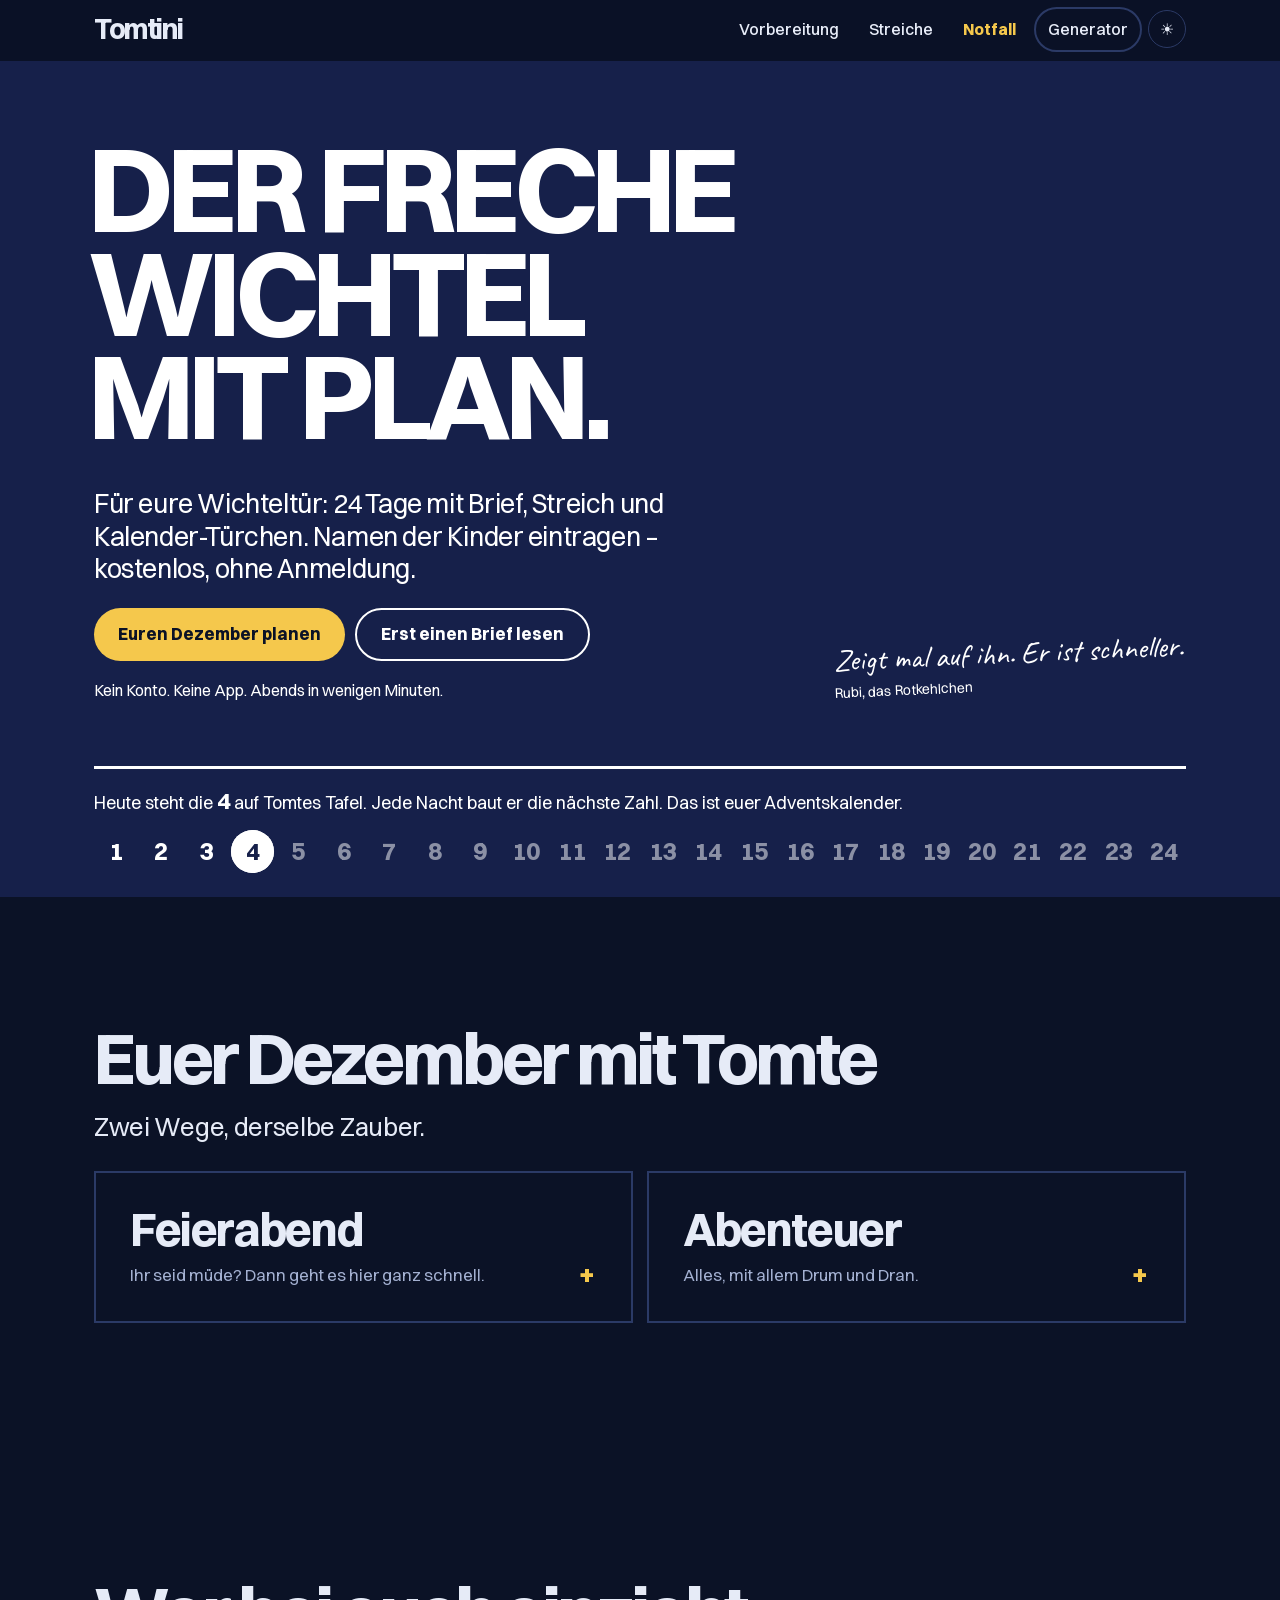
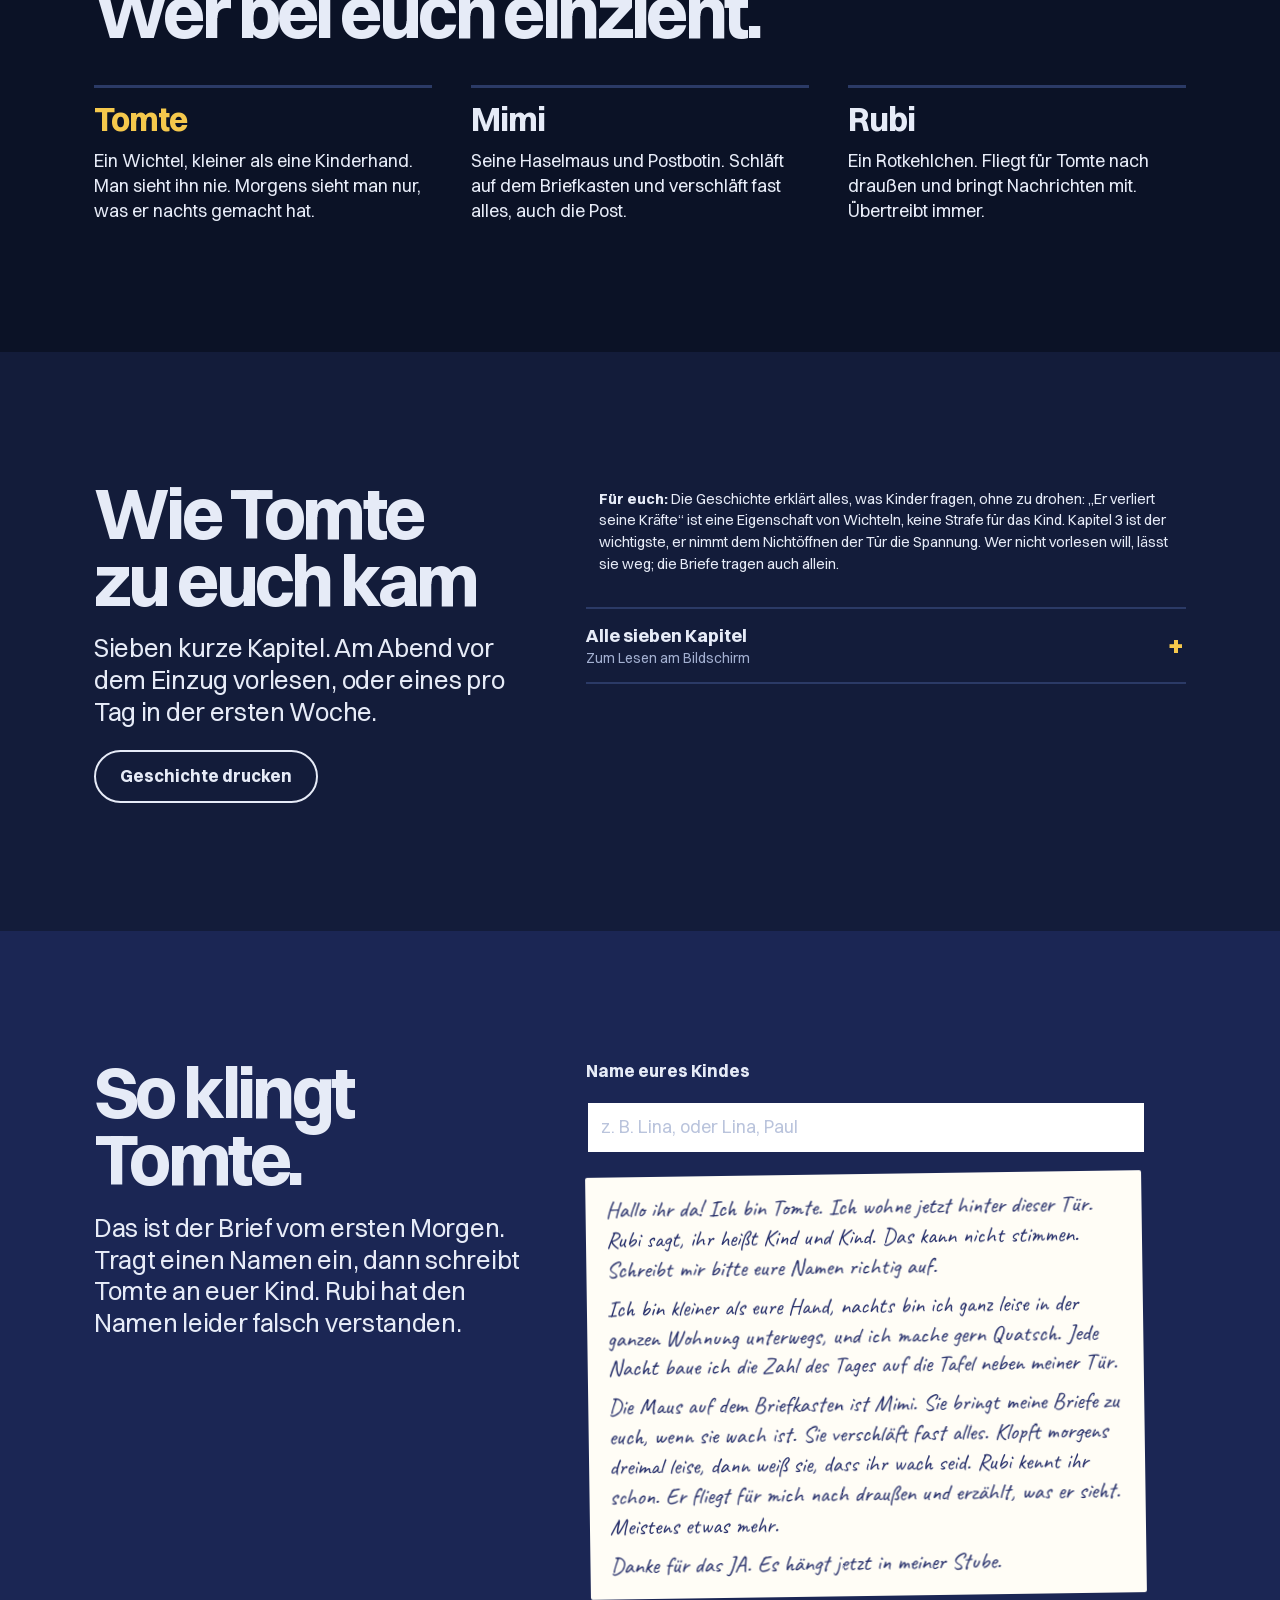
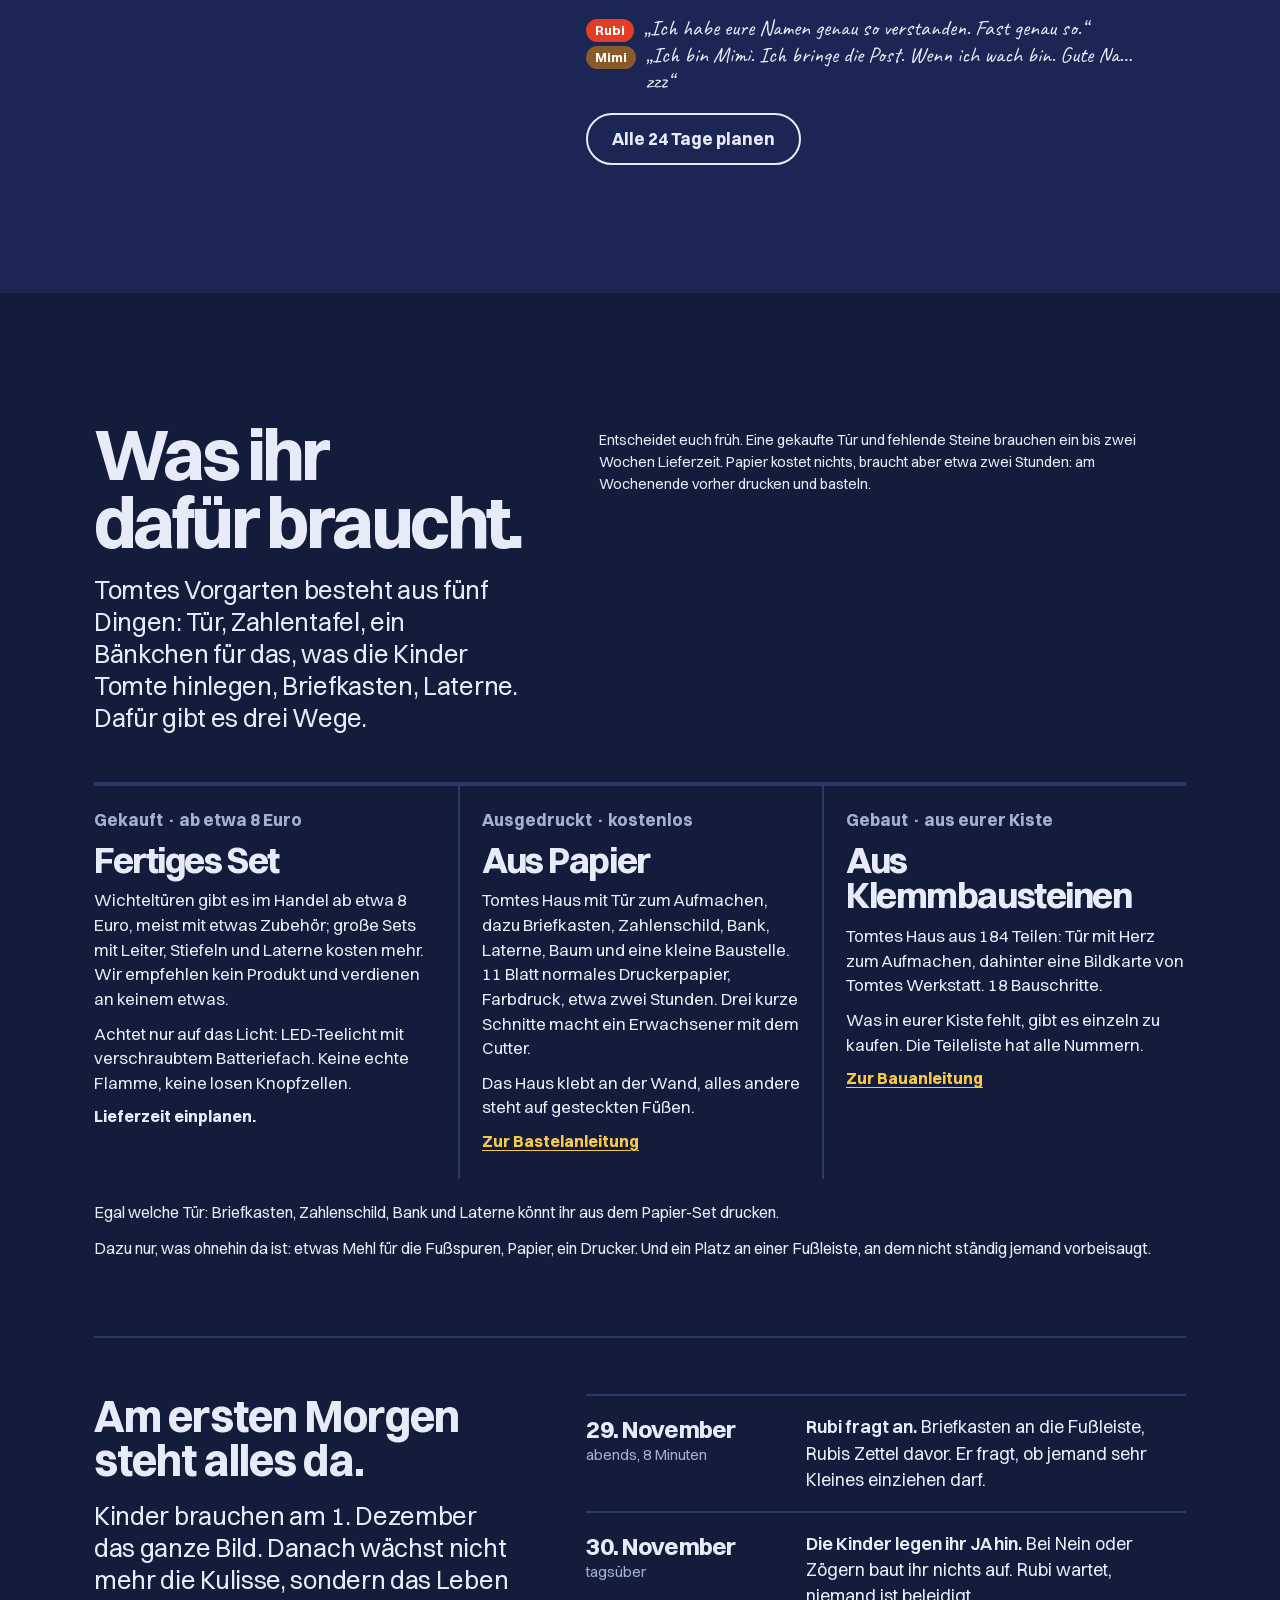
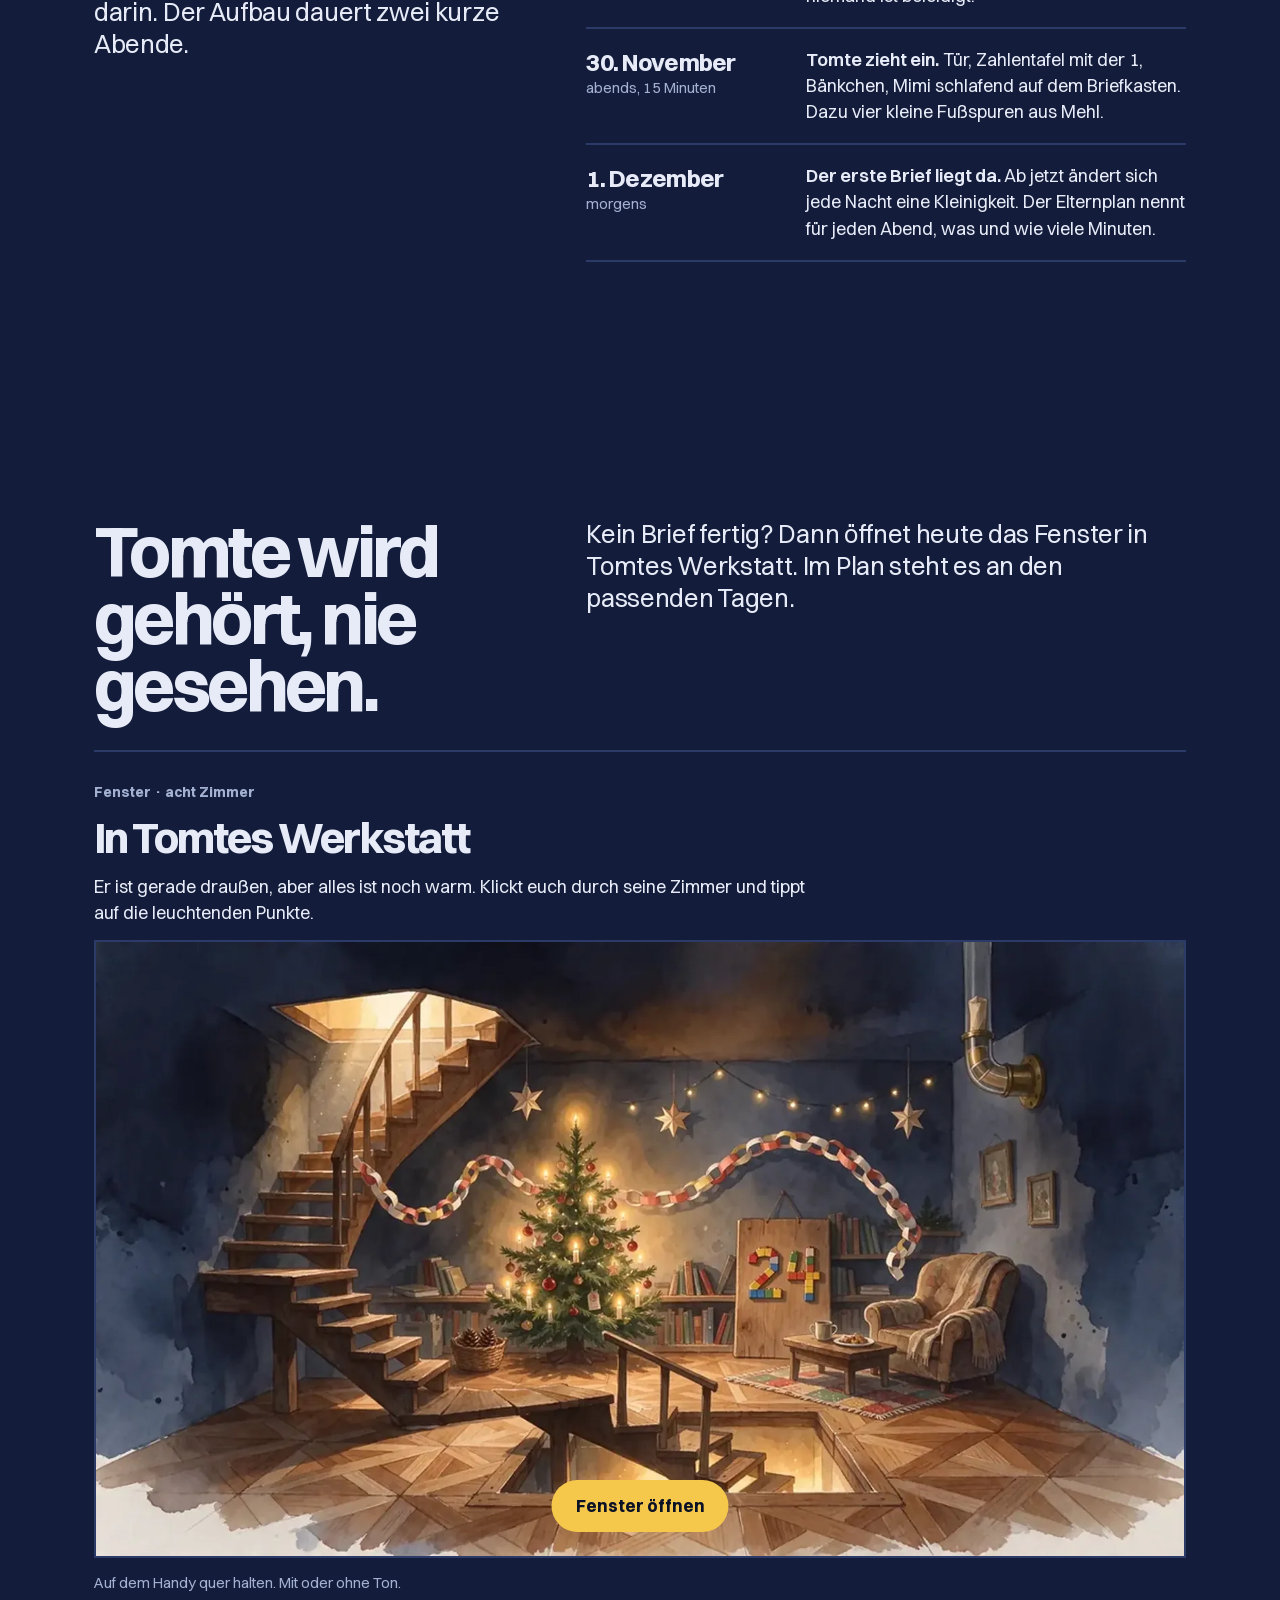
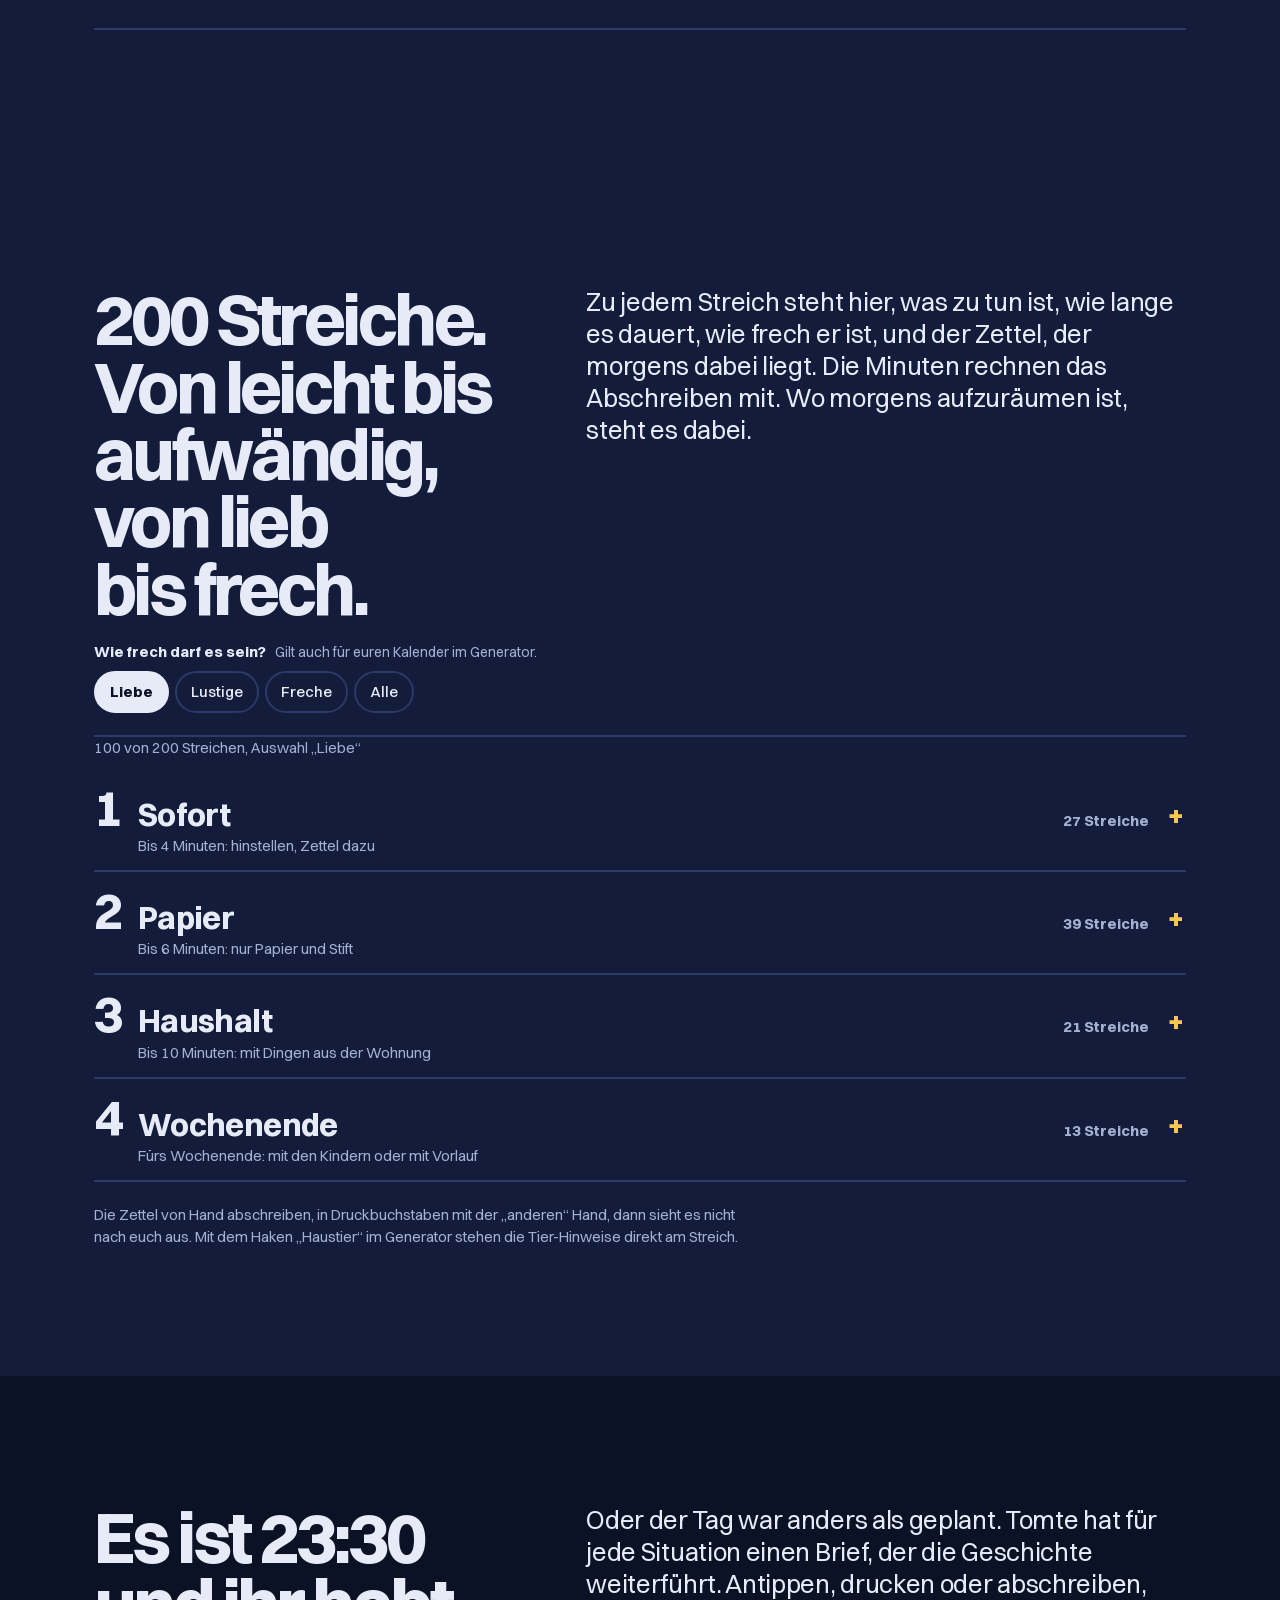
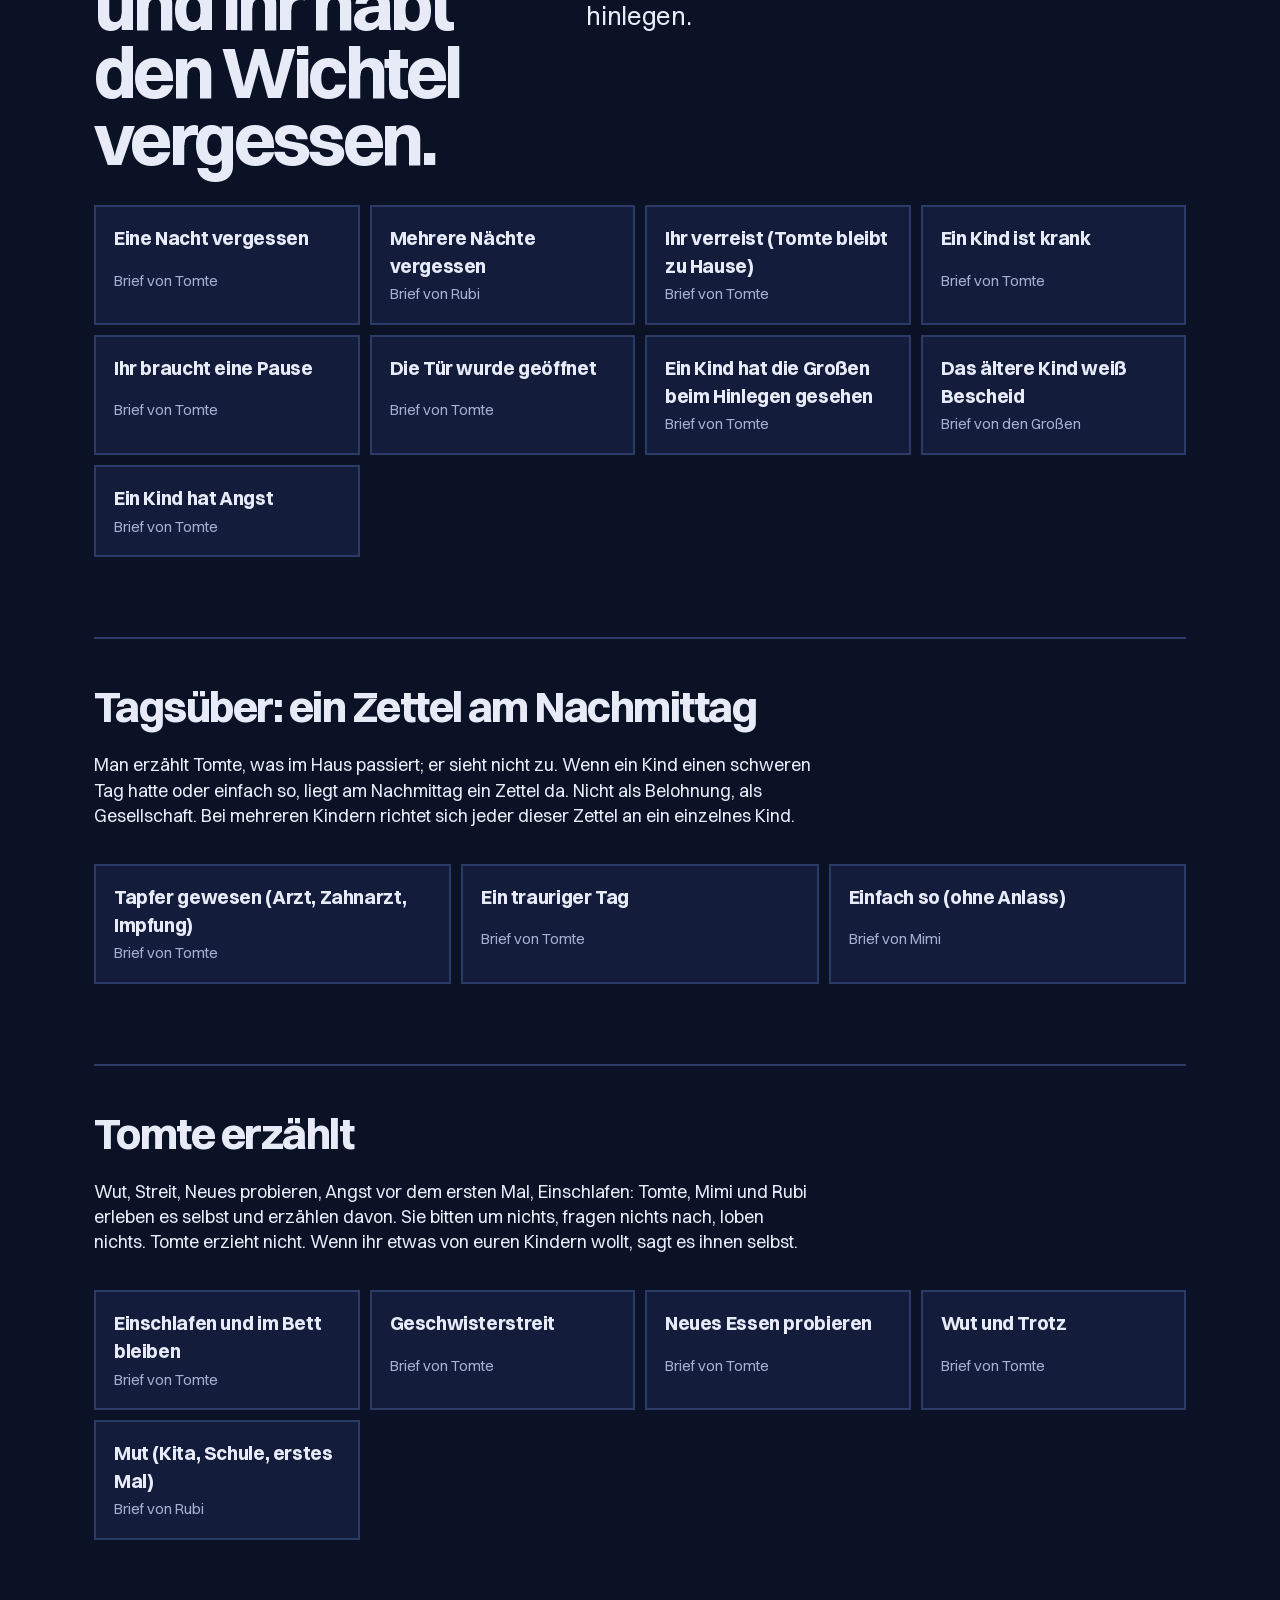
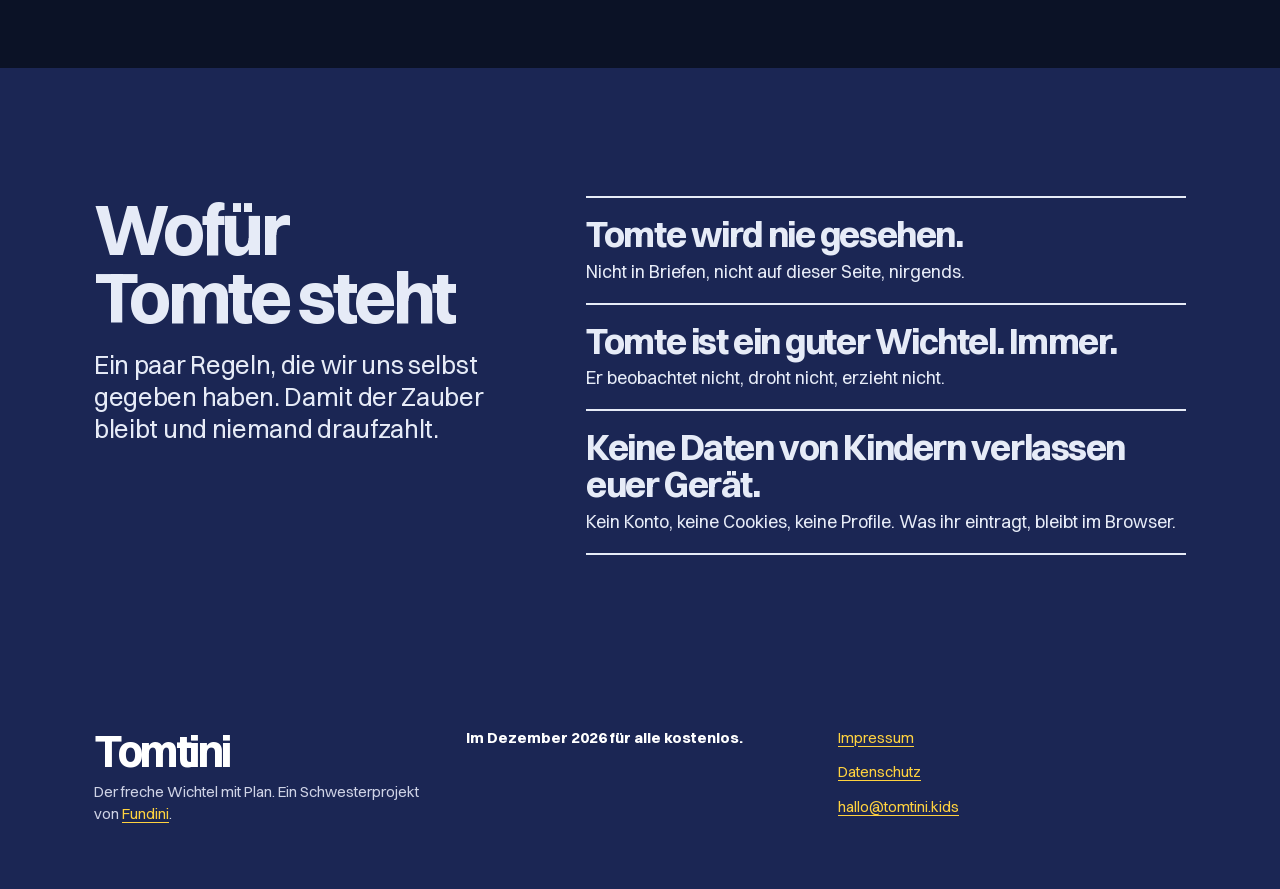
<file: index.html>
<!DOCTYPE html>
<html lang="de">
<head>
<meta charset="utf-8">
<meta name="viewport" content="width=device-width, initial-scale=1">
<title>Tomtini – der freche Wichtel mit Plan</title>
<link rel="canonical" href="https://tomtini.kids/">
<link rel="icon" href="favicon.svg" type="image/svg+xml">
<link rel="apple-touch-icon" href="bild/touch-icon.png">
<meta name="theme-color" content="#db3820">
<meta name="theme-color" media="(prefers-color-scheme: dark)" content="#0b1226">
<meta property="og:type" content="website">
<meta property="og:site_name" content="Tomtini">
<meta property="og:locale" content="de_DE">
<meta property="og:url" content="https://tomtini.kids/">
<meta property="og:title" content="Tomtini – der freche Wichtel mit Plan">
<meta property="og:description" content="Wichtel-Generator für Eltern: 24 Tage mit Tomte, jeden Morgen ein Brief. Fertig geplant, zum Ausdrucken, kostenlos, ohne Konto.">
<meta property="og:image" content="https://tomtini.kids/bild/teilen.png?v=2">
<meta property="og:image:width" content="1200">
<meta property="og:image:height" content="630">
<meta property="og:image:alt" content="Tomtini. Der freche Wichtel mit Plan.">
<meta name="twitter:card" content="summary_large_image">
<meta name="description" content="Tomtini ist ein Wichtel-Generator für Eltern: 24 Tage mit Tomte, jeden Morgen ein Brief, jede Nacht eine neue Zahl auf seiner Tafel. Fertig geplant, zum Ausdrucken, kostenlos, ohne Konto.">
<script src="modus.js?v=2"></script>
<style>
html.modus-wechsel,html.modus-wechsel *,html.modus-wechsel *::before,html.modus-wechsel *::after{transition:background-color 1s ease,color 1s ease,border-color 1s ease,fill 1s ease,stroke 1s ease,box-shadow 1s ease,outline-color 1s ease,text-decoration-color 1s ease!important}
/* Layout: weiße Seite, fette Switzer, vollflächige Farbblöcke (Rot, Gelb, Nachtblau), dicke Linien zwischen Zeilen.
   Links ausgerichtet, alles eckig, nur Knöpfe sind Pillen. Tomtes Briefe bleiben Handschrift auf Papier. */
@font-face{font-family:"Switzer";src:url("fonts/switzer.woff2") format("woff2");font-weight:100 900;font-style:normal;font-display:swap}
@font-face{font-family:"Caveat";src:url("fonts/caveat-latin-wght-normal.woff2") format("woff2");font-weight:400 700;font-style:normal;font-display:swap;unicode-range:U+0000-00FF,U+0131,U+0152-0153,U+02BB-02BC,U+02C6,U+02DA,U+02DC,U+2000-206F,U+20AC,U+2122,U+2212}
@font-face{font-family:"Caveat";src:url("fonts/caveat-latin-ext-wght-normal.woff2") format("woff2");font-weight:400 700;font-style:normal;font-display:swap;unicode-range:U+0100-02BA,U+02BD-02C5,U+02C7-02CC,U+02CE-02D7,U+02DD-02FF,U+1E00-1E9F,U+1EF2-1EFF,U+2020,U+20A0-20AB,U+20AD-20C0}

:root{
  --night:#ffffff;      /* Seite */
  --deep:#f2f0ea;       /* ruhige Fläche, Eingabefelder */
  --dusk:#ffffff;       /* Karten */
  --line:#0f1430;       /* Linien */
  --snow:#0f1430;       /* Schrift: Nachtblau statt Schwarz */
  --mist:#555b73;       /* leise Schrift */
  --lamp:#db3820; --lamp-text:#b42e1a;       /* Akzent: Rubis Rot */
  --red:#db3820; --yellow:#ffd23f; --ink-night:#0f1430;
  --paper:#fffdf6;      /* Tomtes Briefpapier */
  --ink:#27306b;        /* Tomtes Tinte, dunkelblau */
  --pine:#1f7a55;
  --rubi:#e23d25;
  --mimi:#8a5a2b;
  --display:"Switzer","Helvetica Neue",Helvetica,Arial,sans-serif;
  --body:"Switzer","Helvetica Neue",Helvetica,Arial,sans-serif;
  --hand:"Caveat","Segoe Print","Bradley Hand",cursive;
  --font:var(--body); --glow:var(--lamp); --dim:var(--mist); --muted:var(--mist);
  color-scheme:light;
}
/* Dunkelmodus: schont abends die Augen. Betrifft nur die ruhigen Grundflächen
   (Hintergrund, Fließtext) - Tomtes Briefpapier und die farbigen Themenblöcke
   (Hero, Zahlentafel, Kalender) bleiben bewusst wie sie sind. */
html.dunkel{color-scheme:dark}
/* Dunkelmodus-Palette (27. Nov 2026): Nachtblau mit Laternen-Gold statt der blaugrünen Palette.
   Grund 0B1226 · Flächen 131C3A · Hero 16204A · Blöcke 1B2654 · Linien 2B3A66 · Hover 3A4C80
   Schrift E6EBF7 (15,6:1 auf Grund) · leise A3B0D1 (8,6:1) · Akzent Gold F5C84C (11,7:1) */
html.dunkel body{
  --night:#0b1226; --deep:#131c3a; --dusk:#131c3a;
  --line:#2b3a66; --snow:#e6ebf7; --mist:#a3b0d1; --lamp:#f5c84c; --lamp-text:#f5c84c; --hover:#3a4c80;
  --ink-night:#1b2654; /* die nachtblauen Blöcke (Aufbau, Werkstatt, Fuß) */
}
html.dunkel .zettel .who.tomte{color:#0b1226}
html.dunkel .btn-ghost:hover,html.dunkel .notfall-grid button:hover{border-color:#3a4c80;background:rgba(58,76,128,.35)}
html.dunkel ::selection{background:#f5c84c;color:#0b1226}
body{transition:background-color .3s ease,color .3s ease}
@media (prefers-reduced-motion:reduce){body{transition:none}}
*{box-sizing:border-box}
html{-webkit-text-size-adjust:100%}
html,body{margin:0}
body{background:var(--night);color:var(--snow);font-family:var(--body);font-size:17px;line-height:1.6;overflow-x:hidden}
h1,h2,h3,h4{margin:0;font-family:var(--display);font-weight:700;text-wrap:balance;letter-spacing:-.02em}
p{margin:0}
a{color:var(--lamp);text-underline-offset:.18em}
button,input,select,textarea{font:inherit;color:inherit}
:focus-visible{outline:3px solid var(--lamp);outline-offset:3px;border-radius:0}
[hidden]{display:none!important}
.wrap{max-width:1180px;margin:0 auto;padding:0 clamp(18px,4.5vw,44px)}
.eyebrow{font-size:14px;color:var(--mist);font-weight:500}

.btn{border:0;border-radius:999px;padding:13px 22px;font-weight:700;cursor:pointer;display:inline-flex;align-items:center;gap:8px;justify-content:center;min-height:48px;text-decoration:none;font-size:16px;line-height:1.2}
.btn-primary,.btn-night{background:var(--lamp);color:var(--deep)}
.btn-primary:hover,.btn-night:hover{background:#ffd486}
.btn-ghost{background:transparent;border:1.5px solid var(--line);color:var(--snow)}
.btn-ghost:hover{border-color:var(--mist)}
.btn-mini{min-height:34px;padding:5px 12px;font-size:13px}
.btn[aria-pressed="true"]{background:var(--snow);color:var(--deep);border-color:var(--snow)}
.btn:disabled{opacity:.5;cursor:not-allowed}

/* Navigation */
.nav{position:sticky;top:0;z-index:30;background:rgba(18,25,53,.86);backdrop-filter:blur(10px);-webkit-backdrop-filter:blur(10px);border-bottom:1px solid transparent}
.nav.stuck{border-bottom-color:var(--line)}
.nav-in{display:flex;align-items:center;gap:6px;min-height:58px;overflow-x:auto;scrollbar-width:none}
.nav-in::-webkit-scrollbar{display:none}
.nav a{color:var(--snow);text-decoration:none;font-size:15px;font-weight:500;padding:9px 12px;border-radius:999px;white-space:nowrap}
.nav a:hover{background:rgba(242,235,219,.08)}
.nav a.aktiv{color:var(--lamp);font-weight:700}
.nav a.brand{font-family:var(--display);font-size:26px;font-weight:700;padding-left:0;margin-right:auto;letter-spacing:-.01em}
.nav a.brand:hover{background:none}
.nav a.to-gen{border:1.5px solid var(--line)}
.modus-knopf{border:1.5px solid var(--line);background:transparent;color:var(--snow);
  width:38px;height:38px;border-radius:50%;font-size:16px;cursor:pointer;flex:none;
  display:inline-flex;align-items:center;justify-content:center}
.modus-knopf:hover{background:rgba(242,235,219,.08)}
html.dunkel .nav{background:rgba(11,18,38,.92)}
html.dunkel .nav a:hover{background:rgba(58,76,128,.45)}
@media (max-width:600px){.nav a:not(.brand):not(.to-gen){display:none}}
/* Mobiles Menü (unter 600 px): Wort statt Burger, Vollbild-Panel in der Hero-Typo */
.menue-knopf{display:none;border:2px solid var(--line);background:transparent;color:var(--snow);
  font:500 16px/1 var(--body);padding:0 13px;min-height:45px;border-radius:999px;cursor:pointer;flex:none}
.menue>.wrap{width:100%}
@media (max-width:600px){
  .menue-knopf{display:inline-flex;align-items:center}
  .nav-in{gap:5px}
  .nav a.to-gen{padding:9px 11px}
}
.menue{position:fixed;inset:0;z-index:70;background:var(--night);color:var(--snow);display:none;flex-direction:column;
  padding:0 0 max(24px,env(safe-area-inset-bottom));overflow-y:auto;overscroll-behavior:contain}
.menue.offen{display:flex;animation:menueAuf .22s ease-out both}
@keyframes menueAuf{from{opacity:0;transform:translateY(-8px)}to{opacity:1;transform:none}}
@media (prefers-reduced-motion:reduce){.menue.offen{animation:none}}
.menue-kopf{display:flex;align-items:center;justify-content:space-between;min-height:58px;border-bottom:2px solid var(--line)}
.menue-marke{font:700 28px/1 var(--display);letter-spacing:-.05em}
.menue-zu{border:2px solid var(--line);background:transparent;color:var(--snow);font:700 16px/1 var(--display);
  padding:0 14px;min-height:45px;border-radius:999px;cursor:pointer}
.menue ul{list-style:none;margin:0;padding:0}
.menue li{border-bottom:2px solid var(--line)}
.menue li a{display:block;padding:14px 0 12px;color:var(--snow);text-decoration:none;font:700 clamp(36px,11.5vw,56px)/.95 var(--display);
  letter-spacing:-.055em;text-transform:uppercase}
.menue li a.aktiv{color:var(--lamp)}
.menue li a.ziel{background:var(--lamp);color:#fff;margin:18px 0 0;padding:16px 16px 14px}
html.dunkel .menue li a.ziel{color:#0b1226}
.menue li:last-child{border-bottom:0}
html.menue-offen,html.menue-offen body{overflow:hidden}

/* Hero */
.hero{position:relative;padding:clamp(28px,6vw,72px) 0 0;}
.hero h1{font-size:clamp(50px,13vw,164px);line-height:.9;font-weight:700;letter-spacing:-.012em;margin-left:-.03em}
.hero h1 .ln{display:block}
.unseen{display:inline-block;cursor:default;-webkit-tap-highlight-color:transparent;touch-action:manipulation}
.unseen i{display:inline-block;font-style:normal;text-shadow:0 0 .32em rgba(245,191,98,.5);transition:opacity .28s ease,filter .28s ease;will-change:opacity,filter}
.hero-foot{display:grid;grid-template-columns:minmax(0,7fr) minmax(0,5fr);gap:clamp(20px,4vw,56px);align-items:end;margin-top:clamp(22px,3.4vw,40px)}
.hero .lead{font-size:clamp(18px,1.75vw,22px);line-height:1.5;max-width:34em}
.hero .cta{display:flex;gap:10px;flex-wrap:wrap;margin-top:22px}
.rubi-note{font-family:var(--hand);font-size:clamp(24px,2.4vw,31px);line-height:1.15;color:var(--lamp);transform:rotate(-2.5deg);transform-origin:left bottom;max-width:13em}
.rubi-note small{display:block;font-family:var(--body);font-size:14px;color:var(--mist);margin-top:6px}
.facts{margin-top:18px;color:var(--mist);font-size:15px}
@media (max-width:760px){.hero-foot{grid-template-columns:1fr}}
@media (max-width:560px){.hero h1{font-size:16.4vw}}

/* Zahlentafel */
.tafel{margin-top:clamp(34px,5vw,64px);border-top:2px solid var(--line);position:relative}
.tafel::before{content:"";position:absolute;left:0;right:0;top:-1px;height:1px;background:linear-gradient(90deg,rgba(245,191,98,0),var(--lamp) 30%,var(--lamp) 70%,rgba(245,191,98,0));box-shadow:0 0 22px 2px rgba(245,191,98,.45);transform-origin:50% 50%;animation:spalt 1.6s .15s cubic-bezier(.2,.7,.2,1) both}
@keyframes spalt{from{transform:scaleX(.04);opacity:.2}to{transform:scaleX(1);opacity:1}}
.tafel-in{padding:18px 0 24px;display:grid;gap:12px}
.tafel-text{font-size:16px;color:var(--snow)}
.tafel-text b{font-family:var(--display);font-weight:700;font-size:1.25em;color:var(--lamp);font-variant-numeric:tabular-nums}
.zahlen{list-style:none;margin:0;padding:0;display:grid;grid-template-columns:repeat(24,minmax(0,1fr));gap:2px;font-family:var(--display);font-weight:700;font-variant-numeric:tabular-nums;font-size:clamp(13px,1.9vw,26px);color:#55619a;text-align:center}
.zahlen li.war{color:var(--mist)}
.zahlen li.heute{color:var(--lamp);text-shadow:0 0 14px rgba(245,191,98,.6);font-weight:700}
@media (max-width:620px){.zahlen{grid-template-columns:repeat(12,minmax(0,1fr));row-gap:6px;font-size:18px}}

/* Abschnitte */
section.block{padding:clamp(68px,10vw,144px) 0;scroll-margin-top:58px}
section.quiet{background:var(--deep)}
.split{display:grid;grid-template-columns:minmax(0,5fr) minmax(0,7fr);gap:clamp(24px,5vw,72px);align-items:start}
@media (max-width:860px){.split{grid-template-columns:1fr}}
.block h2{font-size:clamp(34px,5.2vw,68px);line-height:.98;letter-spacing:-.03em;}
.block .sub{color:var(--mist);font-size:18px;max-width:38em;margin-top:18px}
.stack{display:grid;gap:22px}

/* Brief-Probe */
.probe{display:grid;gap:18px;max-width:560px}
.probe label{font-size:15px;font-weight:600}
.probe input{width:100%;padding:13px 15px;border-radius:0;border:1.5px solid var(--line);background:var(--deep);min-height:50px;font-size:18px}
.probe input::placeholder{color:#6f7aa6}
.probe .letter{transform:rotate(-.8deg);box-shadow:0 30px 60px -30px rgba(0,0,0,.8),0 0 70px -20px rgba(245,191,98,.28)}

/* Schritte */
.steps{list-style:none;margin:0;padding:0;counter-reset:s;display:grid;gap:0}
.step{counter-increment:s;display:grid;grid-template-columns:clamp(54px,8vw,96px) minmax(0,1fr);gap:8px 18px;padding:24px 0;border-top:2px solid var(--line)}
.step:last-child{border-bottom:2px solid var(--line)}
.step::before{content:counter(s);font-family:var(--display);font-size:clamp(46px,6.5vw,84px);line-height:.8;color:var(--lamp);font-weight:700;grid-row:1 / span 2}
.step h3{font-size:clamp(22px,2.4vw,28px);font-weight:700;align-self:end}
.step p{color:var(--mist);max-width:36em;grid-column:2}

/* Aufbau */
.abende{list-style:none;margin:0;padding:0;display:grid;gap:0}
.abende li{display:grid;grid-template-columns:minmax(0,11em) minmax(0,1fr);gap:6px 22px;padding:18px 0;border-top:2px solid var(--line)}
.abende li:last-child{border-bottom:2px solid var(--line)}
.abende .wann{font-family:var(--display);font-size:21px;font-weight:700;line-height:1.25}
.abende .wann small{display:block;font-family:var(--body);font-size:14px;color:var(--mist);font-weight:400;margin-top:2px}
.abende p{color:var(--mist);max-width:36em}
.abende p b{color:var(--snow);font-weight:600}
@media (max-width:560px){.abende li{grid-template-columns:1fr}}
.leiste{margin-top:clamp(36px,5vw,64px)}
.leiste-titel{font-size:15px;color:var(--mist);margin-bottom:14px}
.zonen{display:grid;grid-template-columns:repeat(5,minmax(0,1fr));gap:0;border-bottom:10px solid var(--dusk);box-shadow:0 1px 0 var(--line)}
.zone{padding:0 16px 20px 0;display:grid;gap:8px;align-content:start;border-left:1px solid var(--line);padding-left:16px}
.zone:first-child{border-left:0;padding-left:0}
.zone h3{font-size:clamp(22px,2.5vw,32px);font-weight:700;line-height:1.05;hyphens:auto}
.zone p{font-size:15px;line-height:1.45;color:var(--mist)}
.zone.tuer h3{color:var(--lamp);text-shadow:0 0 18px rgba(245,191,98,.45)}
.leiste-fuss{font-size:14px;color:var(--mist);margin-top:12px}
@media (max-width:900px){.zonen{grid-template-columns:1fr;border-bottom:0;box-shadow:none}.zone,.zone:first-child{border-left:0;padding:16px 0;border-top:2px solid var(--line)}.zone:last-child{border-bottom:2px solid var(--line)}.leiste-fuss{display:none}}

/* Drei Wege zum Vorgarten */
.wege{display:grid;grid-template-columns:repeat(3,minmax(0,1fr));gap:0;margin-top:clamp(28px,4vw,48px)}
.weg{border-top:4px solid var(--line);border-left:2px solid var(--line);padding:22px 22px 26px;display:grid;gap:10px;align-content:start}
.weg:first-child{border-left:0;padding-left:0}
.weg:last-child{padding-right:0}
.weg h3{font-size:clamp(24px,2.8vw,36px);line-height:1;letter-spacing:-.04em}
.weg .eyebrow{color:var(--mist);font-weight:700}
.weg p{font-size:17px;color:var(--snow)}
.weg .wann{font-weight:700;font-size:16px}
.weg .folgt{font-size:15px;color:var(--mist);border-top:2px solid var(--line);padding-top:10px;margin-top:4px}
@media (max-width:860px){
  .wege{grid-template-columns:1fr}
  .weg,.weg:first-child{border-left:0;padding:20px 0 24px}
  .weg:not(:first-child){border-top-width:2px}
}

/* Mimi und Rubi */
.zwei{display:grid;grid-template-columns:1fr 1fr;gap:clamp(24px,5vw,72px)}
@media (max-width:760px){.zwei{grid-template-columns:1fr}}
.wesen{display:grid;gap:12px;align-content:start}
.wesen h3{font-size:clamp(30px,4vw,48px);font-weight:700;}
.wesen p{color:var(--mist);max-width:30em}
.wesen blockquote{margin:6px 0 0;font-family:var(--hand);font-size:clamp(28px,3.2vw,40px);line-height:1.1;transform:rotate(-1.2deg);transform-origin:left}
.wesen.mimi blockquote{color:var(--mimi)}
.wesen.rubi blockquote{color:var(--rubi);transform:rotate(1deg)}

/* Geschichte */
.kapitel-liste{display:grid;gap:0;margin-top:6px}
details.kap-item{border-top:2px solid var(--line)}
details.kap-item:last-child{border-bottom:2px solid var(--line)}
details.kap-item>summary{list-style:none;cursor:pointer;padding:16px 0;display:flex;align-items:baseline;gap:14px;font-family:var(--display);font-size:clamp(20px,2.2vw,26px);font-weight:700;line-height:1.2}
details.kap-item>summary::-webkit-details-marker{display:none}
details.kap-item>summary .num{color:var(--lamp);min-width:1.1em;font-variant-numeric:tabular-nums}
details.kap-item>summary .wann{margin-left:auto;font-family:var(--body);font-weight:400;font-size:14px;color:var(--mist);white-space:nowrap}
details.kap-item>summary::after{content:"+";font-family:var(--body);font-weight:400;color:var(--mist);margin-left:8px}
details.kap-item[open]>summary::after{content:"–"}
.kap-text{padding:2px 0 22px;font-size:18px;line-height:1.7}
.kap-text p{margin:0 0 13px;max-width:36em}
.kap-text p:last-child{margin-bottom:0}
@media (max-width:560px){details.kap-item>summary{flex-wrap:wrap}details.kap-item>summary .wann{margin-left:calc(1.1em + 14px);flex-basis:100%;order:3}}

/* Generator */
.gen{display:grid;grid-template-columns:370px minmax(0,1fr);gap:28px;align-items:start;margin-top:36px}
@media (max-width:940px){.gen{grid-template-columns:minmax(0,1fr)}}
.form{background:var(--dusk);border:1px solid var(--line);border-radius:0;padding:22px;display:grid;grid-template-columns:minmax(0,1fr);gap:20px}
@media (min-width:941px){.form{position:sticky;top:74px;max-height:calc(100vh - 90px);overflow:auto}}
.field{display:grid;gap:8px}
.field>label,.field>.lbl{font-size:15px;font-weight:700}
input[type=text],input[type=date],textarea,select.inp{padding:11px 13px;border-radius:0;border:1.5px solid var(--line);background:var(--deep);width:100%;min-height:48px}
input::placeholder,textarea::placeholder{color:#6f7aa6}
textarea{min-height:64px;resize:vertical}
.seg{display:flex;flex-wrap:wrap;gap:6px}
.seg label{cursor:pointer;position:relative}
.seg input{position:absolute;opacity:0;pointer-events:none}
.seg span{display:inline-flex;align-items:center;min-height:42px;padding:7px 14px;border-radius:999px;border:1.5px solid var(--line);font-size:15px;font-weight:500;background:var(--deep)}
.seg input:checked+span{background:var(--snow);color:var(--deep);border-color:var(--snow);font-weight:700}
.seg input:focus-visible+span{outline:3px solid var(--lamp);outline-offset:2px}
.help{font-size:14px;line-height:1.5;color:var(--mist)}
.help .wer{display:block;margin-top:2px}
.cal{display:grid;grid-template-columns:repeat(6,1fr);gap:5px}
.cal button{border:1.5px solid var(--line);background:var(--deep);border-radius:0;min-height:46px;font-weight:700;font-size:14px;cursor:pointer;display:grid;line-height:1.1;padding:4px 2px;font-variant-numeric:tabular-nums}
.cal button small{font-weight:400;font-size:11px;color:var(--mist)}
.cal button[data-mode="wenig"]{background:#4a3c1c;border-color:var(--lamp)}
.cal button[data-mode="reise"]{background:#1f3d38;border-color:var(--pine)}
.legend{display:flex;gap:14px;font-size:13px;color:var(--mist);flex-wrap:wrap}
.legend i{display:inline-block;width:12px;height:12px;border-radius:3px;vertical-align:-1px;margin-right:5px;border:1.5px solid var(--line)}
.legend .w{background:#4a3c1c;border-color:var(--lamp)}.legend .r{background:#1f3d38;border-color:var(--pine)}

.out{display:grid;grid-template-columns:minmax(0,1fr);gap:16px;min-width:0;scroll-margin-top:74px}
.out>.empty{border:1.5px dashed var(--line);border-radius:0;padding:44px 26px;color:var(--mist);font-family:var(--display);font-weight:700;font-size:clamp(22px,2.6vw,30px);line-height:1.2;max-width:22em}
.out-head{display:flex;justify-content:space-between;gap:14px;flex-wrap:wrap;align-items:end}
.out-head h3{font-size:clamp(26px,3.2vw,38px)}
.out-head .actions{display:flex;gap:8px;flex-wrap:wrap}
.heute{background:var(--dusk);border:1.5px solid var(--lamp);border-radius:0;padding:22px;display:grid;grid-template-columns:minmax(0,1fr);gap:12px;box-shadow:0 0 60px -24px rgba(245,191,98,.5)}
.heute .eyebrow{color:var(--lamp)}
.heute h3{font-size:clamp(24px,3vw,32px)}
.kap{margin-top:18px}
.kap h3{font-size:clamp(22px,2.6vw,30px);color:var(--lamp);margin:8px 0 12px}
.day{background:var(--dusk);border:1px solid var(--line);border-radius:0;padding:18px 20px;display:grid;grid-template-columns:minmax(0,1fr);gap:12px;margin-bottom:12px}
.day.reise{border-color:var(--pine)}
.day.done{opacity:.66}
.day-head{display:flex;align-items:baseline;gap:12px;flex-wrap:wrap}
.day-head .num{font-family:var(--display);font-weight:700;font-size:36px;line-height:1;color:var(--lamp);font-variant-numeric:tabular-nums;min-width:1.2em}
.day-head .date{font-size:14px;color:var(--mist)}
.day-head h4{font-size:22px;font-weight:700;flex:1 1 200px}
.day-head .mode{display:flex;gap:4px}
.day-head .mode button{border:1.5px solid var(--line);background:var(--deep);border-radius:999px;padding:5px 11px;font-size:13px;font-weight:600;cursor:pointer;min-height:34px}
.day-head .mode button[aria-pressed="true"]{background:var(--snow);color:var(--deep);border-color:var(--snow)}
/* Kalender-Raster (A: aufklappen, B: Fenster) */
.kal-kopf{display:flex;align-items:baseline;justify-content:space-between;gap:12px;flex-wrap:wrap;margin:28px 0 6px}
.kal-kopf h3{font-family:var(--display);font-weight:700;font-size:26px}
.kal-ansicht{display:flex;align-items:center;gap:4px;font-size:13px;color:var(--mist)}
.kal-ansicht span{margin-right:4px}
.kal-ansicht button{border:1.5px solid var(--line);background:transparent;color:var(--snow);border-radius:999px;padding:5px 11px;font:600 13px/1 var(--body);min-height:34px;cursor:pointer}
.kal-ansicht button[aria-pressed="true"]{background:var(--snow);color:var(--night);border-color:var(--snow)}
.kal-legende{display:flex;flex-wrap:wrap;gap:4px 16px;font-size:13px;color:var(--mist);margin:0 0 12px}
.kal-legende i{font-style:normal}
.kal{display:grid;grid-template-columns:repeat(6,minmax(0,1fr));gap:0;border-top:2px solid var(--line);border-left:2px solid var(--line)}
.kal>button{appearance:none;background:var(--dusk);color:var(--snow);border:0;border-right:2px solid var(--line);border-bottom:2px solid var(--line);border-radius:0;text-align:left;cursor:pointer;font:inherit;position:relative}
@media (hover:hover){.kal>button:hover{background:var(--deep)}}
.kal>button:focus-visible{outline:3px solid var(--lamp);outline-offset:-3px}
.kal-vor{grid-column:1/-1;display:flex;align-items:baseline;gap:12px;flex-wrap:wrap;padding:10px 14px}
.kal-vor .kn{font-family:var(--display);font-weight:700;font-size:28px;line-height:1;color:var(--lamp)}
.kal-vor .kt{font-weight:700;font-size:16px;flex:1 1 auto}
.kal-vor .kd{font-size:13px;color:var(--mist)}
.kal-tag{display:flex;flex-direction:column;justify-content:space-between;gap:4px;min-height:104px;padding:10px 10px 9px}
.kal-tag .kn{font-family:var(--display);font-weight:700;font-size:clamp(34px,4.2vw,52px);line-height:.9;letter-spacing:-.02em;font-variant-numeric:tabular-nums}
.kal-tag .kd{font-size:12px;color:var(--mist);font-weight:500}
.kal-tag .km{display:flex;gap:6px;align-items:baseline;font-size:12px;font-weight:700;min-height:1.2em}
.kal-tag .km i,.kal-legende i{font-style:normal}
.mk-min{color:var(--mist);font-weight:600}
.mk{color:var(--lamp)}
.kal-tag .kx{position:absolute;top:8px;right:8px;font-size:10px;font-weight:700;text-transform:uppercase;letter-spacing:.04em;color:var(--pine)}
.kal-tag.m-wenig .kx{color:var(--mist)}
.kal>button.vorbei{opacity:.45}
@media (hover:hover){.kal>button.vorbei:hover{opacity:.8}}
.kal>button.done{opacity:.5}
.sr{position:absolute;width:1px;height:1px;overflow:hidden;clip:rect(0 0 0 0)}
.kd .tmode{margin-top:10px;flex-wrap:wrap}
.kal-tag.heute .kd::after{content:" · heute";color:var(--lamp);font-weight:700}
.kal>button.offen,.kal>button.offen:hover{background:var(--snow);color:var(--night);opacity:1}
.kal>button.offen .kd,.kal>button.offen .mk-min,.kal>button.offen .kn{color:var(--night)}
.kal>button.offen .mk{color:var(--lamp)}
.kal>button.offen .kx{color:var(--lamp)}
/* A: Panel unter der Reihe */
.kal>.kd{grid-column:1/-1;margin:0;border:0;border-right:2px solid var(--line);border-bottom:2px solid var(--line);position:relative;background:var(--deep);padding:18px clamp(14px,3vw,28px) 16px;animation:kdAuf .22s ease-out both}
.kal>.kd::before{content:"";position:absolute;top:-1px;left:var(--pfeil,50%);width:16px;height:16px;background:var(--deep);border-left:2px solid var(--line);border-top:2px solid var(--line);transform:translate(-50%,-50%) rotate(45deg)}
@keyframes kdAuf{from{opacity:0;transform:translateY(-6px)}to{opacity:1;transform:none}}
.kd-kopf{display:flex;align-items:flex-start;gap:14px}
.kd-kopf .num{font-family:var(--display);font-weight:700;font-size:44px;line-height:.9;color:var(--lamp);font-variant-numeric:tabular-nums}
.kd-kopf>div{flex:1}
.kd-kopf h4{font-size:22px;font-weight:700;line-height:1.2}
.kd-kopf .date{font-size:14px;color:var(--mist)}
.kd-zu{border:2px solid var(--line);background:transparent;color:var(--snow);width:40px;height:40px;font:700 24px/1 var(--display);cursor:pointer;flex:none}
.kd .mode{display:flex;gap:4px}
.kd .mode button{border:1.5px solid var(--line);background:var(--deep);color:var(--snow);border-radius:999px;padding:5px 11px;font-size:13px;font-weight:600;cursor:pointer;min-height:34px}
.kd .mode button[aria-pressed="true"]{background:var(--snow);color:var(--night);border-color:var(--snow)}
.wer-liste{list-style:none;margin:clamp(22px,3vw,40px) 0 0;padding:0;display:grid;grid-template-columns:repeat(3,minmax(0,1fr));gap:0 clamp(20px,3vw,44px)}
.wer-liste li{border-top:3px solid var(--line);padding-top:14px}
.wer-n{display:inline-block;font-family:var(--display);font-weight:700;font-size:clamp(26px,2.6vw,36px);letter-spacing:-.03em;line-height:1}
.wer-n.tomte{color:var(--lamp)}
.wer-liste p{margin:10px 0 0;font-size:18px;line-height:1.4}
@media (max-width:760px){.wer-liste{grid-template-columns:minmax(0,1fr);gap:22px}}
/* Tag = drei Zeilen zum Abhaken */
.ck-kopf{margin:14px 0 0;font-size:13px;font-weight:700;letter-spacing:.06em;text-transform:uppercase;color:var(--mist)}
.cks{list-style:none;margin:6px 0 0;padding:0}
.ck{display:grid;grid-template-columns:38px minmax(0,1fr);gap:0 12px;align-items:start;border-top:2px solid var(--line);padding:10px 0}
.ck-box{appearance:none;position:relative;width:44px;height:44px;margin:-5px 0 -5px -6px;border:0;background:transparent;cursor:pointer;padding:0}
.ck-box::before{content:"";position:absolute;inset:7px;border:2px solid var(--line);border-radius:6px;box-sizing:border-box}
.ck-box[aria-pressed="true"]::before{background:var(--lamp);border-color:var(--lamp)}
.ck-box[aria-pressed="true"]::after{content:"";position:absolute;left:18px;top:12px;width:8px;height:15px;border:solid #fff;border-width:0 3px 3px 0;transform:rotate(45deg)}
.ck-box:focus-visible{outline:3px solid var(--lamp);outline-offset:-2px;border-radius:8px}
.ck-leer{opacity:.5;cursor:default}
.ck-leer::before{border-style:dashed}
.ck-t{display:block;font-size:18px;line-height:1.25;cursor:pointer;list-style:none;padding:3px 26px 3px 0;position:relative}
div.ck-t{cursor:default;padding-right:0}
.ck-t::-webkit-details-marker{display:none}
summary.ck-t::after{content:"+";position:absolute;right:0;top:2px;font-weight:700;color:var(--lamp);font-size:20px}
.ck-d[open]>summary.ck-t::after{content:"–"}
.ck-art{display:block;font-size:12.5px;font-weight:700;letter-spacing:.05em;text-transform:uppercase;color:var(--lamp-text);margin-bottom:1px}
.ck-t b{font-weight:700}
.ck-t .sz{display:inline-block;margin-left:8px;font-size:14px;font-weight:500;color:var(--mist);white-space:nowrap}
.ck.an .ck-t b{color:var(--mist);font-weight:500}
.ck.an .ck-t .ck-art,.ck.an .ck-t .ck-warn{color:var(--mist)}
.ck-warn{display:block;margin-top:4px;font-size:14px;font-weight:600;color:var(--lamp-text)}
.ck.leise .ck-t b{color:var(--mist);font-weight:600}
.ck-in{display:grid;gap:8px;padding:8px 0 4px;font-size:15.5px;line-height:1.45}
.ck-in p{margin:0}
.ck-in .m{color:var(--mist);font-size:14px}
.ck-in .letter{margin-top:4px}
.ck-in .links{display:flex;flex-wrap:wrap;gap:0 20px}
.ck-in .lnk{appearance:none;background:none;border:0;padding:14px 0;min-height:44px;margin:0;font:500 14px/1.2 var(--body);color:var(--mist);text-decoration:underline;text-underline-offset:3px;cursor:pointer}
.ck-in .lnk:hover{color:var(--snow)}
.streich .mo{margin:2px 0 6px;font-size:15px;line-height:1.35}
.kd-mehr{border-top:2px solid var(--line);padding-top:4px}
.kd-mehr>summary{cursor:pointer;font-weight:600;font-size:14.5px;color:var(--mist);padding:10px 0;list-style:none;display:flex;gap:8px;align-items:baseline}
.kd-mehr>summary::-webkit-details-marker{display:none}
.kd-mehr>summary::before{content:"+";font-family:var(--display);font-size:22px;line-height:1;color:var(--lamp);width:.8em}
.kd-mehr[open]>summary::before{content:"–"}
.kd-mehr-in{display:grid;gap:12px;padding-bottom:6px}
.kd-mehr .tmode{margin-top:2px}
/* Der aufgeklappte Tag: die Handgriffe am Abend, in der Reihenfolge, in der man sie macht */
.schritte{list-style:none;margin:0;padding:0;counter-reset:schritt;border-bottom:2px solid var(--line)}
.schritt{counter-increment:schritt;position:relative;border-top:2px solid var(--line);padding:12px 0 13px 40px;display:grid;grid-template-columns:minmax(0,1fr);gap:5px;font-size:15.5px;line-height:1.45}
.schritt::before{content:counter(schritt);position:absolute;left:0;top:10px;font-family:var(--display);font-weight:700;font-size:28px;line-height:1;color:var(--lamp);font-variant-numeric:tabular-nums}
.schritt p{margin:0}
.schritt .sk{font-size:18px;line-height:1.25}
.schritt .sk b{font-weight:700}
.schritt .sz{display:inline-block;font-size:14px;font-weight:500;color:var(--mist)}
.schritt .m{color:var(--mist);font-size:14px}
.schritt .zettel{align-items:flex-start;margin:3px 0 0}
.schritt .links{display:flex;flex-wrap:wrap;gap:0 20px;margin-top:-2px}
.schritt .lnk{appearance:none;background:none;border:0;padding:10px 0;margin:0;font:500 14px/1.2 var(--body);color:var(--mist);text-decoration:underline;text-underline-offset:3px;cursor:pointer}
.schritt .lnk:hover{color:var(--snow)}
.schritt .lnk:focus-visible{outline:3px solid var(--lamp);outline-offset:2px}
.schritt.leise::before{color:var(--mist)}
.schritt.leise .sk b{font-weight:600;color:var(--mist)}
.kd-nav{display:flex;justify-content:space-between;gap:8px;border-top:1px solid var(--line);padding-top:12px}
/* B: Fenster, auf dem Handy von unten */
.kal-sheet{position:fixed;inset:0;z-index:80;display:none}
.kal-sheet.open{display:block}
.ks-hinter{position:absolute;inset:0;background:rgba(5,10,20,.55);animation:ksFade .2s ease-out both}
.ks-box{position:absolute;left:50%;top:50%;transform:translate(-50%,-50%);width:min(760px,calc(100vw - 32px));max-height:88vh;background:var(--deep);border:2px solid var(--line);display:flex;flex-direction:column;animation:ksPop .22s ease-out both}
.ks-griff{display:none}
.ks-in{overflow:auto;overscroll-behavior:contain;-webkit-overflow-scrolling:touch}
.ks-in>.kd{margin:0;border:0;background:transparent;padding:18px clamp(16px,3vw,28px) 18px}
.ks-in .kd-nav{position:sticky;bottom:-18px;background:var(--deep);padding-bottom:14px;margin-bottom:-4px}
html.ks-lock,html.ks-lock body{overflow:hidden}
@keyframes ksFade{from{opacity:0}}
@keyframes ksPop{from{opacity:0;transform:translate(-50%,-47%)}}
@keyframes ksUp{from{transform:translateY(100%)}}
@media (max-width:700px){
  .kal{grid-template-columns:repeat(4,minmax(0,1fr))}
  .kal-tag{min-height:84px;padding:8px 8px 7px}
  .kal-tag .kn{font-size:34px}
  .kal-tag .kd{font-size:11px}
  .kal-tag .kx{font-size:9px;top:5px;right:6px}
  .kal-tag.m-wenig .kn,.kal-tag.m-reise .kn{margin-top:9px}
  .kal-legende{font-size:12px;gap:2px 12px}
  .kd-kopf .num{font-size:36px}
  .kd-kopf h4{font-size:19px}
  .ks-box{left:0;right:0;top:auto;bottom:0;width:auto;max-height:90vh;transform:none;border-left:0;border-right:0;border-bottom:0;animation:ksUp .28s cubic-bezier(.2,.8,.2,1) both}
  .ks-griff{display:block;width:44px;height:5px;background:var(--line);opacity:.5;margin:8px auto 0;flex:none}
}
@media (prefers-reduced-motion:reduce){.kal>.kd,.ks-box,.ks-hinter{animation:none}}
.letter{background:var(--paper);border-radius:4px;padding:18px 20px;font-family:var(--hand);font-size:23px;line-height:1.3;color:var(--ink);display:grid;gap:9px}
.ps{font-family:var(--hand);font-size:20px;color:var(--ink);background:#e9dfc8;border-radius:4px;padding:8px 14px}
.zettel{display:flex;gap:10px;align-items:baseline;font-size:15px}
.zettel .who{flex:none;font-size:13px;font-weight:700;padding:2px 9px;border-radius:999px;color:var(--deep)}
.zettel .who.mimi{background:var(--mimi)}.zettel .who.rubi{background:var(--rubi)}.zettel .who.tomte{background:var(--lamp)}
.zettel em{font-family:var(--hand);font-size:22px;font-style:normal;line-height:1.2}
.zug{border-top:1px dashed var(--line);padding-top:12px;display:grid;grid-template-columns:minmax(0,1fr);gap:4px;font-size:15.5px}
.zug .t{font-weight:700}
.zug .m{color:var(--mist);font-size:14px}
.minbadge{font-size:12.5px;font-weight:600;color:var(--pine);border:1px solid rgba(143,196,166,.45);border-radius:0;padding:1px 9px;font-variant-numeric:tabular-nums;display:inline-block;line-height:1.35}
.tipp{font-size:14.5px;line-height:1.5;color:var(--mist);background:rgba(11,16,38,.6);border-radius:0;padding:9px 13px}
.tipp b{color:var(--snow)}
.done-btn{border:1.5px solid var(--line);background:transparent;border-radius:999px;padding:8px 15px;font-weight:600;cursor:pointer;min-height:42px;font-size:14px;justify-self:start}
.done-btn[aria-pressed="true"]{background:var(--pine);color:var(--deep);border-color:var(--pine)}
.antwort{display:grid;gap:5px}
.antwort label{font-size:14px;font-weight:600}
.antwort textarea{min-height:48px;font-size:15px}

/* Hören */
.medien-grid{display:grid;grid-template-columns:repeat(auto-fill,minmax(290px,1fr));gap:0 28px}
.med{border-top:2px solid var(--line);padding:18px 0 22px;display:flex;flex-direction:column;gap:8px}
.med h4{font-size:23px;font-weight:700}
.med .typ{font-size:14px;color:var(--mist)}
.med p{font-size:15.5px;color:var(--mist)}
.med .wann{font-size:14px;color:var(--lamp)}
.med .acts{margin-top:auto;display:flex;gap:10px;flex-wrap:wrap;align-items:center;padding-top:6px}
.med .tag{font-size:13px;color:var(--mist)}
.skript{background:var(--deep);border:1px solid var(--line);border-radius:0;padding:13px 15px;font-size:15px;line-height:1.65;white-space:pre-line;margin-top:8px}


/* Drei Textstücke */
.stuecke{display:grid;gap:0;margin-top:8px}
.stueck{border-top:2px solid var(--line);padding:30px 0 34px;display:grid;gap:14px}
.stueck:last-child{border-bottom:2px solid var(--line)}
.stueck h3{font-size:clamp(28px,3.4vw,46px);letter-spacing:-.045em;line-height:1}
.stueck .eyebrow{color:var(--mist);font-weight:700}
.stueck-sub{color:var(--snow);max-width:40em;font-size:18px}
.stueck-status{font-weight:700;min-height:1.5em}
.fenster-box{border:2px solid var(--line);background:var(--ink-night);padding:clamp(20px,3.2vw,36px);--snow:#fff;--line:#fff;--night:var(--ink-night)}
.fenster-box ol{list-style:none;margin:0;padding:0;display:grid;gap:9px;font-size:clamp(18px,2vw,25px);line-height:1.22;letter-spacing:-.015em}
.fenster-box li{color:#fff;opacity:.62;transition:opacity .5s ease;position:relative;padding-left:1.1em}
.fenster-box li.an{opacity:1;font-weight:700}
.fenster-box li.an::before{content:"";position:absolute;left:0;top:.52em;width:.5em;height:.5em;background:var(--yellow)}
.fenster-box button.zeile{display:block;width:100%;text-align:left;background:none;border:0;border-radius:0;padding:0;font:inherit;color:inherit;cursor:pointer;min-height:0}
.fenster-ende{border:2px solid var(--yellow);background:var(--ink-night);color:#fff;padding:18px 20px;display:grid;gap:12px;justify-items:start;font-size:19px;line-height:1.3}
.fenster-teaser{position:relative;display:block;border:2px solid var(--line);overflow:hidden;background:var(--ink-night)}
.fenster-teaser img{display:block;width:100%;height:auto;aspect-ratio:1600/904;transition:transform .6s ease}
.fenster-teaser .btn{position:absolute;left:50%;bottom:clamp(14px,4%,28px);transform:translateX(-50%);white-space:nowrap}
@media (hover:hover){.fenster-teaser:hover img{transform:scale(1.03)}}
@media (prefers-reduced-motion:reduce){.fenster-teaser img{transition:none}}
.stueck-fuss{font-size:15px;color:var(--mist)}
.stueck-knoepfe{display:flex;gap:10px;flex-wrap:wrap;align-items:center}
.wortfeld{display:flex;flex-wrap:wrap;gap:8px 24px;border:2px solid var(--line);background:#fff;padding:clamp(18px,3vw,32px);font-size:clamp(17px,1.9vw,23px);line-height:1.3}
.wortfeld button{background:none;border:0;border-radius:0;padding:10px 6px;margin:-4px 0;font:inherit;color:var(--snow);cursor:pointer;min-height:44px}
.wortfeld button:hover{text-decoration:underline}
.wortfeld button.gefunden{color:var(--lamp);text-decoration:line-through;cursor:default}
.wortfeld.fertig button{cursor:default;text-decoration:none}
.notiz{display:grid;grid-template-columns:repeat(auto-fit,minmax(230px,1fr));gap:26px;border:2px solid var(--line);background:var(--paper);padding:clamp(20px,3.2vw,32px);font-family:var(--hand);color:var(--ink)}
.notiz h4{font-family:var(--hand);font-weight:700;font-size:26px;letter-spacing:0;line-height:1.15}
.notiz .tomte-zeile{font-size:20px;line-height:1.2;margin-top:8px;opacity:.78}
.notiz-vorweg{font-family:var(--body);font-size:15px;line-height:1.5;color:var(--snow);background:var(--deep);border:2px solid var(--line);padding:12px 15px;max-width:52em}
.notiz ul{list-style:none;margin:8px 0 0;padding:0;display:grid;gap:9px;font-size:23px;line-height:1.2}
.notiz input[type=text]{font-family:var(--hand);font-size:22px;color:var(--ink);background:none;border:0;border-bottom:2px solid #c9bfa8;border-radius:0;width:100%;min-height:34px;padding:0 2px}
.notiz input[type=text]::placeholder{color:#bdb09a}
.notiz input[type=text]:focus-visible{outline-offset:1px}
.notiz-fuss{grid-column:1/-1;font-family:var(--body);font-size:14px;color:var(--mist)}

/* Notfall */
.notfall-grid{display:grid;grid-template-columns:repeat(auto-fit,minmax(230px,1fr));gap:10px}
.notfall-grid button{text-align:left;background:var(--dusk);border:1px solid var(--line);border-radius:0;padding:15px 17px;cursor:pointer;font-weight:600;display:grid;gap:3px;min-height:48px}
.notfall-grid button:hover{border-color:var(--lamp)}
.notfall-grid button small{font-weight:400;color:var(--mist);font-size:14px}
.unter{margin-top:44px;display:grid;gap:10px}
.unter h3{font-size:clamp(24px,2.8vw,34px)}
.unter .sub{margin-top:0;margin-bottom:8px;font-size:16.5px}

/* Kodex */
.kodex-liste{list-style:none;margin:0;padding:0;display:grid}
.kodex-liste li{padding:18px 0;border-top:2px solid var(--line);color:var(--mist);max-width:40em}
.kodex-liste li:last-child{border-bottom:2px solid var(--line)}
.kodex-liste b{display:block;font-family:var(--display);font-size:clamp(22px,2.4vw,28px);font-weight:700;color:var(--snow);line-height:1.2;margin-bottom:4px}

footer{background:var(--deep);border-top:2px solid var(--line);color:var(--mist);padding:44px 0 64px;font-size:15px}
footer .cols{display:grid;grid-template-columns:repeat(auto-fit,minmax(220px,1fr));gap:24px}
footer .brand{font-family:var(--display);font-weight:700;color:var(--snow);font-size:32px;line-height:1.1;margin-bottom:6px}
footer ul{list-style:none;margin:0;padding:0;display:grid;gap:6px}
footer strong{color:var(--snow)}

/* Impressum, Datenschutz */
.legal{padding-top:clamp(36px,6vw,80px);padding-bottom:clamp(60px,9vw,120px)}
.legal article{max-width:42em;display:grid;gap:14px}
.legal .legal-titel{font-size:clamp(40px,7vw,84px);line-height:.95;letter-spacing:-.035em;margin:18px 0 10px}
.legal h2{font-size:24px;font-weight:700;margin-top:18px}
.legal p,.legal li{color:#d5d0c4}
.legal ul{margin:0;padding-left:1.2em;display:grid;gap:6px}
.legal address{font-style:normal;font-size:19px;line-height:1.5;color:var(--snow)}
.legal .offen{border:1.5px dashed var(--lamp);border-radius:0;padding:10px 14px;color:var(--snow);font-size:15px}

/* Dialoge */
.overlay{position:fixed;inset:0;z-index:50;background:rgba(6,9,22,.72);display:none;align-items:center;justify-content:center;padding:16px}
.overlay.open{display:flex}
.dialog{background:var(--dusk);border:1px solid var(--line);border-radius:0;padding:24px;max-width:580px;width:100%;max-height:92vh;overflow:auto;display:grid;gap:14px}
.dialog h3{font-size:28px}
.dialog .acts{display:flex;gap:8px;flex-wrap:wrap}
.dialog .letter .tipp{font-family:var(--body);font-size:14px;background:#e9dfc8;color:#4a4f6e}
.dialog .letter .tipp b{color:var(--ink)}
.dialog .letter .btn-ghost{color:var(--ink);border-color:#b8ad92}
.dialog .letter .btn[aria-pressed="true"]{background:var(--ink);color:#fff;border-color:var(--ink)}
.toast{position:fixed;left:50%;bottom:24px;transform:translateX(-50%);background:var(--snow);color:var(--deep);padding:10px 18px;border-radius:999px;font-weight:700;font-size:15px;z-index:80;display:none}


/* ---- Blockstil ---- */
body{font-size:18px;line-height:1.45}
h1,h2,h3,h4{letter-spacing:-.035em}
.on-red{background:var(--red);--snow:#fff;--mist:#fff;--line:#fff;--lamp:#fff;--dusk:var(--red);color:#fff}
.on-yellow{background:var(--yellow);--mist:#0f1430;--lamp:#0f1430;--deep:#fff;--dusk:#fff}
.on-night{background:var(--ink-night);--snow:#fff;--mist:#cfd3e6;--line:#fff;--lamp:var(--yellow);--dusk:var(--ink-night);--deep:#1d2450;color:#fff}
section.quiet{background:var(--deep)}
section.on-red,section.on-yellow,section.on-night{color:var(--snow)}
.btn{font-size:17px;padding:14px 24px;min-height:52px}
.btn-primary,.btn-night{background:var(--ink-night);color:#fff}
.btn-primary:hover,.btn-night:hover{background:#2a3270}
.btn-ghost{border:2px solid var(--snow);color:var(--snow)}
.btn-ghost:hover{background:var(--snow);color:var(--night);border-color:var(--snow)}
.on-night .btn-primary{background:var(--yellow);color:var(--ink-night)}
.on-night .btn-ghost:hover,.on-red .btn-ghost:hover{background:#fff;color:var(--ink-night)}
.btn[aria-pressed="true"]{background:var(--snow);color:var(--night)}
.btn-mini{min-height:34px;padding:5px 12px;font-size:13px}
.nav{background:rgba(255,255,255,.94);border-bottom:2px solid transparent}
.nav.stuck{border-bottom-color:var(--line)}
.nav a{font-size:16px}
.nav a:hover{background:rgba(15,20,48,.07)}
.nav a.brand{font-size:28px;letter-spacing:-.05em}
.nav a.to-gen{border:2px solid var(--line)}
.hero{background:var(--red);padding-top:clamp(36px,6vw,84px)}
.hero h1{font-size:clamp(40px,9.4vw,150px);line-height:.86;letter-spacing:-.055em;text-transform:uppercase;margin-left:-.05em}
.unseen i{text-shadow:none}
.hero .lead{font-size:clamp(20px,2.1vw,28px);line-height:1.22;letter-spacing:-.015em}
.hero .btn-primary{background:var(--ink-night);color:#fff}
.facts{font-size:16px}
.rubi-note{color:#fff}
.rubi-note small{color:#fff}
.tafel{border-top:0}
.tafel::before{top:0;height:3px;background:#fff;box-shadow:none;transform-origin:0 50%}
.tafel-text{font-size:18px}
.tafel-text b{color:#fff;font-size:1.3em}
.zahlen{color:rgba(255,255,255,.5);font-weight:700}
.zahlen li.war{color:#fff}
.zahlen li{display:flex;align-items:center;justify-content:center;aspect-ratio:1;max-width:2.1em;justify-self:center;width:100%}
/* Heute (oder vor dem 1. Dezember: die 1 als nächster Tag) bekommt einen Kreis, damit man sieht, wo man steht */
#zahlen li.heute,#zahlen li.bald{border:0;margin:0;padding:0;border-radius:50%;box-shadow:inset 0 0 0 2.5px #fff;color:#fff;text-shadow:none;background:none}
#zahlen li.heute{background:#fff;color:var(--red)}
html.dunkel #zahlen li.heute{background:#fff;color:#16204a}
.block h2{font-size:clamp(36px,5.6vw,84px);line-height:.94;letter-spacing:-.05em}
.block .sub{color:var(--snow);font-size:clamp(19px,2vw,26px);line-height:1.25;letter-spacing:-.012em;max-width:30em}
.unter .sub{font-size:18px;line-height:1.4;letter-spacing:0;max-width:40em}
.probe label{font-size:17px;font-weight:700}
.probe input{border:2px solid var(--ink-night);background:#fff}
.letter{border:2px solid var(--ink-night)}
.probe .letter{box-shadow:10px 10px 0 var(--ink-night)}
.step::before{letter-spacing:-.06em}
.step h3{font-size:clamp(24px,2.8vw,36px)}
.step p,.abende p,.wesen p,.kodex-liste li,.med p{color:var(--snow);font-size:18px}
.abende .wann{font-size:24px;letter-spacing:-.03em}
.abende .wann small{font-size:15px;letter-spacing:0}
.zonen{border-bottom:12px solid var(--snow);box-shadow:none}
.zone{border-left:2px solid var(--line)}
.zone p{color:var(--snow);font-size:16px}
.zone.tuer h3{text-shadow:none}
.leiste-titel,.leiste-fuss{color:var(--snow);font-size:16px}
.wesen h3{font-size:clamp(32px,4.4vw,60px);letter-spacing:-.05em;line-height:.95}
.wesen blockquote{font-size:clamp(32px,3.6vw,46px)}
details.kap-item>summary{font-size:clamp(22px,2.6vw,32px);letter-spacing:-.035em}
.kap-text{font-size:19px;line-height:1.55}
.form{border:2px solid var(--line)}
input[type=text],input[type=date],textarea,select.inp{border:2px solid var(--line);background:#fff}
.seg span{border:2px solid var(--line);background:#fff}
.seg input:checked+span{background:var(--snow);color:var(--night)}
.cal button{border:2px solid var(--line);background:#fff}
.cal button[data-mode="wenig"],.legend .w{background:var(--yellow);border-color:var(--line)}
.cal button[data-mode="reise"],.legend .r{background:#bfe8d3;border-color:var(--line)}
.out>.empty{border:2px dashed var(--line);color:var(--snow);letter-spacing:-.03em}
.out-head h3{font-size:clamp(30px,4vw,52px);letter-spacing:-.05em}
.heute{border:2px solid var(--line);background:var(--yellow);box-shadow:10px 10px 0 var(--ink-night);--mist:#0f1430;--deep:#fff}
.heute .eyebrow{color:var(--snow);font-weight:700}
.kap h3{color:var(--snow);font-size:clamp(26px,3.2vw,40px);letter-spacing:-.045em;border-top:4px solid var(--line);padding-top:12px;margin-top:28px}
.day{border:2px solid var(--line)}
.day-head .num{font-size:44px;letter-spacing:-.06em}
.day-head h4{font-size:26px}
.day-head .mode button{border:2px solid var(--line);background:#fff}
.day-head .mode button[aria-pressed="true"]{background:var(--snow);color:var(--night)}
.zug{border-top:2px solid var(--line)}
.minbadge{border:1.5px solid var(--pine)}
.tipp{background:var(--deep);color:var(--snow)}
.done-btn{border:2px solid var(--line)}
.done-btn[aria-pressed="true"]{color:#fff}
.zettel .who{color:#fff}
.med{border-top:2px solid var(--line)}
.med h4{font-size:28px}
.med .wann{color:var(--lamp);font-weight:700}
.med .acts .btn-ghost{border-color:var(--line)}
.skript{background:#fff;border:2px solid var(--line)}
.notfall-grid button{border:2px solid var(--line);font-size:19px;font-weight:700;letter-spacing:-.02em;padding:18px}
.notfall-grid button:hover{background:var(--yellow);border-color:var(--line)}
.notfall-grid button small{font-size:15px;letter-spacing:0}
.unter h3{font-size:clamp(28px,3.4vw,44px)}

/* Generator in Schritten (Variante, nur mit ?schritte aktiv) */
.wiz{display:grid;gap:18px}
.wiz-kopf{display:flex;justify-content:space-between;align-items:baseline;gap:12px;font-size:14px;font-weight:700;color:var(--mist)}
.wiz-gleich{background:none;border:0;padding:6px 0;font:inherit;color:var(--snow);text-decoration:underline;text-underline-offset:3px;cursor:pointer;min-height:44px}
.wiz-balken{height:4px;background:var(--line);opacity:.9}.wiz-balken span{display:block;height:100%;width:0;background:var(--lamp);transition:width .45s cubic-bezier(.22,.61,.36,1)}
.wiz-frage{font-size:clamp(22px,2.4vw,28px);line-height:1.15;letter-spacing:-.02em;margin:4px 0 6px}
.wiz-step{display:grid;gap:18px}
.wiz-nav{display:flex;justify-content:space-between;align-items:center;gap:10px;margin-top:6px}
.wiz-nav .btn{min-height:48px}
@media(prefers-reduced-motion:reduce){.wiz-balken span{transition:none}}

/* Variante „Zwei Wege“ (nur mit ?wege aktiv) */
.wege-box{margin-top:28px}
.wahl{display:grid;grid-template-columns:1fr 1fr;gap:14px}
.wahl-k{text-align:left;background:none;color:var(--snow);border:2px solid var(--line);padding:clamp(22px,3vw,34px);display:grid;gap:10px;cursor:pointer;font:inherit;min-height:150px;align-content:start;transition:background .2s,border-color .2s}
.wahl-k b{font-family:var(--display);font-size:clamp(30px,3.6vw,46px);line-height:1;letter-spacing:-.03em}
.wahl-k span{font-size:17px;line-height:1.45;color:var(--mist)}
.wahl-k:hover{border-color:var(--snow)}
/* Plus zeigt: die Kachel ist zum Antippen; gleiches Plus wie bei den Streiche-Stufen, bündig mit der ersten Zeile der Unterzeile */
.wahl-k{grid-template-columns:1fr auto;column-gap:16px}
.wahl-k b{grid-column:1/-1}
.wahl-plus{grid-column:2;grid-row:2;align-self:start;font:700 30px/24.65px var(--display);height:24.65px;font-style:normal;color:var(--lamp);width:.7em;text-align:center}
.muede{display:grid;gap:12px;max-width:640px}
.muede-l{font-weight:700;font-size:15px}
#muedeName.fehlt{outline:3px solid var(--lamp);outline-offset:2px}
.muede-druck{display:grid;gap:10px;margin-top:8px}
.muede-druck .btn{justify-content:center;min-height:56px;font-size:18px}
.muede-fuss,.wege-zurueck,.wege-wieder{font-size:15px;color:var(--mist);margin:6px 0 0}
.wege-link{background:none;border:0;padding:8px 0;font:inherit;color:var(--snow);text-decoration:underline;text-underline-offset:3px;cursor:pointer;min-height:44px}
body.weg-muede #site>section:not(#generator){display:none}
@media(max-width:700px){.wahl{grid-template-columns:1fr}.wahl-k{min-height:0}}
.st-zahl{font-size:15px;color:var(--mist);margin:0 0 10px}
/* Notfall: Tagsüber und Tomte erzählt als eigene Kapitel, klar getrennt */
#notfall .unter{margin-top:80px;padding-top:36px;border-top:2px solid var(--line);gap:14px}
#notfall .unter .notfall-grid{margin-top:14px}
.kodex-liste b{font-size:clamp(24px,2.8vw,36px);letter-spacing:-.04em;line-height:1.02;margin-bottom:6px}
footer{background:var(--ink-night);--snow:#fff;--mist:#cfd3e6;--lamp:var(--yellow);color:#cfd3e6;border-top:0}
footer .brand{font-size:44px;letter-spacing:-.055em}
.legal p,.legal li{color:var(--snow)}
.legal .legal-titel{letter-spacing:-.055em;text-transform:uppercase}
.legal .offen{border:2px dashed var(--lamp)}
.dialog{border:2px solid var(--line)}
.toast{background:var(--ink-night);color:#fff}
#freunde .stack{gap:clamp(36px,5vw,64px)}
@media (max-width:560px){.hero h1{font-size:11.2vw}}

/* Druckansicht: helles Papier, eigene Farben */
.printview{position:fixed;inset:0;z-index:60;background:#d9d2c3;display:none;flex-direction:column;color:#1f2437}
.printview.open{display:flex}
.pv-bar{display:flex;gap:10px;align-items:center;flex-wrap:wrap;padding:12px clamp(12px,3vw,24px);background:#fff;border-bottom:1px solid #e3d8c4}
.pv-bar h2{font-size:22px;margin-right:auto;color:#1f2437}
.pv-bar .btn-ghost{color:#1f2437;border-color:#cfc6b2}
.pv-bar .btn-primary{background:#1f2437;color:#fff}
.pv-bar #pvHint{flex-basis:100%;margin:0;font-size:14px;color:#5e6274;display:none}
.pv-scroll{flex:1;overflow:auto;padding:20px 12px 60px}
.pv-pages{display:flex;flex-direction:column;align-items:center;gap:20px}
.sheet{width:210mm;min-height:297mm;background:#fff;color:#1f2437;box-shadow:0 10px 30px -16px rgba(0,0,0,.5);padding:10mm;flex:none;display:flex;flex-direction:column;-webkit-print-color-adjust:exact;print-color-adjust:exact}
.sheet .eyebrow{color:#5e6274;font-size:9.5pt}
.sheet .cut{font-size:9pt;color:#8a8494;text-align:center;margin-bottom:3mm}
.grid4{flex:1;display:grid;grid-template-columns:1fr 1fr;grid-template-rows:1fr 1fr;gap:0}
.cell{border:1px dashed #b9b2c9;padding:6mm 7mm;display:flex;flex-direction:column;background:#f6efe3;min-height:0}
.cell:nth-child(odd){border-right:none}.cell:nth-child(-n+2){border-bottom:none}
.cell.empty{background:#fff;border-color:transparent}
.cell .tag{font-family:var(--body);font-size:8pt;color:#8a8494;font-weight:600;margin-bottom:2mm;display:flex;justify-content:space-between}
.cell .body{font-family:var(--hand);font-size:14.5pt;line-height:1.3;color:var(--ink);display:grid;gap:2mm;flex:1;align-content:start}
.cell .body.small{font-size:12.5pt}
.cell .note{margin-top:auto;padding-top:2mm;border-top:1px dashed #c9bfa8;font-family:var(--hand);font-size:12pt;color:#3a3450}
.cell .note b{font-family:var(--body);font-size:8pt;margin-right:4px}
.sheet h3.pt{font-size:22pt;font-weight:700;margin:0 0 1mm;color:#1f2437}
.sheet .pt-sub{color:#5e6274;font-size:10.5pt;margin-bottom:4mm}
.sheet table{width:100%;border-collapse:collapse;font-size:10pt}
.sheet th{text-align:left;font-size:8.5pt;color:#5e6274;padding:1.5mm 2mm;border-bottom:1.5px solid #1f2437}
.sheet td{padding:2.2mm 2mm;border-bottom:1px solid #e3d8c4;vertical-align:top}
.sheet td.d{white-space:nowrap;font-weight:700}
.sheet td.ck{width:8mm}.sheet td.ck span{display:inline-block;width:4.5mm;height:4.5mm;border:1.5px solid #1f2437;border-radius:1mm}
.sheet .mat{color:#5e6274;font-size:9pt}
.sheet.chron{padding:14mm}
.sheet.chron .cl{font-family:var(--hand);font-size:14pt;line-height:1.3;color:var(--ink);background:#f6efe3;border-radius:2mm;padding:6mm;display:grid;gap:2mm}
.sheet.chron .ca{margin-top:4mm;border:1px dashed #b9b2c9;border-radius:2mm;padding:5mm;min-height:40mm;font-size:11pt}
.sheet.chron .ca b{display:block;font-size:8.5pt;color:#8a8494;margin-bottom:2mm}
.sheet.chron .night{margin-top:4mm;border-radius:2mm;padding:5mm;min-height:45mm;background:#121935;color:#e9e4d8;font-size:10pt}
.sheet.chron .night b{display:block;font-size:8.5pt;color:#f5bf62;margin-bottom:2mm}
@media print{
  body{background:#fff}
  body>*:not(.printview){display:none!important}
  .printview{position:static;display:flex!important;background:#fff}
  .pv-bar{display:none}
  .pv-scroll{padding:0;overflow:visible}
  .pv-pages{gap:0}
  .sheet{box-shadow:none;page-break-after:always;min-height:0;height:297mm}
  @page{size:A4;margin:0}
}
@media (prefers-reduced-motion:reduce){
  .tafel::before{animation:none}
  .unseen i{transition:none}
  html{scroll-behavior:auto}
}

/* Die zweite Ebene: Tomtes Welt liegt unter der nüchternen Typo und öffnet sich kreisförmig,
   wenn der Cursor ruht (oder per Klicken+Ziehen sofort) und erlaubt dann ein Umsehen in einer
   größeren Fläche dahinter – wie mit einer Laterne durch einen Raum. Nur fürs Zeigegerät/Touch. */
/* Eigene, registrierte Variablen fuer den Kreis: nur so lassen sich Radius und Mittelpunkt
   weich ueberblenden - und nur so sitzt der Schlagschatten beim Bewegen exakt auf dem Rand. */
@property --kr{syntax:"<length>";inherits:true;initial-value:0px}
@property --kx{syntax:"<length>";inherits:true;initial-value:0px}
@property --ky{syntax:"<length>";inherits:true;initial-value:0px}
@property --wx{syntax:"<number>";inherits:true;initial-value:0.5}
@property --wy{syntax:"<number>";inherits:true;initial-value:0.5}

.magie{position:fixed;inset:0;z-index:40;pointer-events:none;overflow:hidden;--kr:0px;
  --kr-voll:0px;--wz:1.26;
  clip-path:circle(max(var(--kr),var(--kr-voll)) at var(--kx) var(--ky));
  transition-property:--kr,--kx,--ky,--wx,--wy;
  transition-timing-function:cubic-bezier(.19,.72,.1,1);
  transition-duration:1.8s}
.magie.offen{--kr:min(32vw,34vh)}
/* --kr-voll waechst ohne Uebergang direkt mit dem Scroll (siehe Script) und hebt den
   Radius ueber --kr hinaus an, bis die Lupe vollflaechig wird. --wz zieht Welt und Turm
   dabei von 126% auf 100% zusammen - das zeigt mehr Bild und schaerft es zugleich. */

/* Schlagschatten nach innen: der Ausschnitt bekommt dadurch Dicke und wirkt wie ein Loch,
   durch das man in Tomtes Welt schaut, nicht wie ein aufgeklebter Kreis. Darueber der
   schmale warme Lichtsaum, der vorher schon den Rand markiert hat. */
.magie::after{content:"";position:absolute;inset:0;pointer-events:none;
  background:
    radial-gradient(circle max(var(--kr),var(--kr-voll)) at var(--kx) var(--ky),
      rgba(4,7,18,0) 55%, rgba(4,7,18,.16) 74%, rgba(4,7,18,.48) 88%,
      rgba(4,7,18,.82) 96%, rgba(4,7,18,.94) 100%),
    radial-gradient(circle max(var(--kr),var(--kr-voll)) at var(--kx) var(--ky),
      rgba(255,210,120,0) 92%, rgba(255,210,120,.32) 97%, rgba(255,210,120,0) 100%)}
@media (prefers-reduced-motion:reduce){.magie{display:none}}
@media (max-width:640px){.magie.offen{--kr:30vh}}

/* Tomtes Welt: die Werkstatt liegt als Bild hinter der Typo-Seite, deutlich groesser als der
   Bildschirm, damit man sich beim Umsehen wirklich darin bewegt. Zwei Ebenen mit verschiedener
   Geschwindigkeit ergeben die Parallaxe: der Raum wandert langsam, der Staub davor dreimal so
   schnell - beim Umsehen schiebt sich der Vordergrund sichtbar vor den Raum. */
.magie-welt{position:absolute;top:50%;left:50%;
  width:calc(var(--wz,1.26) * 100vw);height:calc(var(--wz,1.26) * 100vh);
  transform:translate(calc(-50% + (0.5 - var(--wx)) * 11vw), calc(-50% + (0.5 - var(--wy)) * 11vh));
  background:#0a0f28;overflow:hidden;transition:width .05s linear,height .05s linear}
/* Das Bild sitzt in einer eigenen Flaeche mit dem Seitenverhaeltnis der Illustration. Dadurch
   deckt es wie "cover" den Raum ab, und die Lichtstrahlen darin lassen sich in Prozent des
   Bildes setzen - sie bleiben also auf jedem Bildschirm genau auf ihrer Lampe sitzen. */
/* Tomtes Welt ist jetzt ein ganzer Turm: acht Raeume uebereinander, ohne Pause
   dazwischen - die Kacheln liegen direkt aneinander und ueberlappen sich leicht
   (siehe --sh:0px und die Maske unten), sodass an der Naht ein weicher Verlauf
   entsteht statt eines harten Schnitts. Der Turm wandert mit dem Seitenscroll:
   oben der Flur vor der Tuer, unten die Vorratskammer. Jede Kachel ist oben und
   unten um 9,5 % beschnitten, damit die weichen Aquarell-Papierraender nicht als
   helle Baender in der Naht stehen. */
.magie-turm{position:absolute;left:50%;top:50%;isolation:isolate;
  --kw:max(calc(var(--wz,1.26) * 100vw), calc(var(--wz,1.26) * 100vh * 1.77075));
  --kh:calc(var(--kw) / 1.77075);
  --sicht:calc(var(--kh) * 0.81);
  --sh:0px;
  --turmh:calc(6.22 * var(--kh) + 7 * var(--sh));
  width:var(--kw);
  transform:translate(-50%,
    calc(-1 * (var(--sicht) / 2 + var(--wv,0) * (var(--turmh) - var(--sicht)))))}
.magie-kachel{position:relative;width:100%;height:var(--sicht);overflow:hidden}
.magie-kachel > i{position:absolute;left:0;top:calc(var(--kh) * -0.095);
  width:100%;height:var(--kh);background-position:center;
  background-size:100% 100%;background-repeat:no-repeat}
/* Ein paar Raeume horizontal gespiegelt, damit der Turm beim Scrollen nicht immer die
   gleiche Treppenseite/Komposition zeigt - nur dort, wo kein Text oder Zifferblatt im
   Bild sitzt (sonst liest sich das seitenverkehrt). */
.magie-kachel > i.gespiegelt{transform:scaleX(-1)}
/* Werkstatt: der Staub-Lichtkegel haengt als eigenes Element neben dem Bild und muss mit-
   spiegeln, sonst sitzt er nicht mehr unter der Lampe - deshalb hier der ganze Raum. */
.magie-kachel.gespiegelt-raum{transform:scaleX(-1)}
.magie-schacht{position:relative;width:100%;height:var(--sh);overflow:hidden}
/* --sh ist 0: der Schacht als eigene Blende ist weg, keine Pause mehr zwischen den
   Raeumen. Das Markup bleibt (falls spaeter wieder eine eigene Zwischenebene noetig
   wird), aber ohne Hoehe zeigt es nichts mehr. */
.magie-schacht > i{position:absolute;inset:0;
  background:linear-gradient(to bottom, #0a0f28 0%, #050810 50%, #0a0f28 100%)}
/* Jede Kachel ueberlappt die vorherige leicht und blendet oben weich ein (Maske:
   erst transparent, ab 4 % voll deckend). Da spaeter im Code gezeichnete Elemente
   im DOM auch oben liegen, legt sich jede Kachel beim Ueberlappen sanft ueber die
   vorherige - das ergibt den weichen Verlauf an der Nahtstelle, ohne Luecke. */
.magie-turm > * + *{margin-top:calc(var(--kh) * -0.02);
  -webkit-mask-image:linear-gradient(to bottom,rgba(0,0,0,0) 0,#000 4%,#000 100%);
  mask-image:linear-gradient(to bottom,rgba(0,0,0,0) 0,#000 4%,#000 100%)}
/* Lichtstrahlen und die 39 Laempchen sind in Prozent der ALTEN Werkstatt gesetzt und
   sitzen auf den neuen Raeumen falsch. Sie bleiben im Quelltext, aber abgeschaltet,
   bis sie je Raum neu vermessen sind. */
.magie-licht{display:none}

/* Licht aus den Quellen im Bild: additiv ueber die Illustration gelegt, damit es wirklich
   leuchtet statt hell aufgemalt zu wirken. Der Staub liegt darueber und zieht durch den Kegel. */
.strahl{position:absolute;pointer-events:none;mix-blend-mode:screen}
.s-lampe{left:47.5%;top:40.5%;width:30%;height:50%;transform-origin:50% 0;
  transform:translateX(-50%) rotate(29deg);
  background:radial-gradient(ellipse 62% 100% at 50% 0,
    rgba(255,221,158,.42),rgba(255,210,138,.14) 42%,rgba(255,200,120,0) 76%);
  filter:blur(14px);opacity:.92}
/* Einzelne Strahlen im Kegel: schmal, sehr leise, in leicht verschiedenen Winkeln -
   zusammen ergeben sie den Eindruck von Licht, das sichtbar durch den Raum faellt. */
.s-bahn{left:47.5%;top:41%;width:5.5%;transform-origin:50% 0;
  background:linear-gradient(to bottom,rgba(255,228,176,.32),rgba(255,218,150,.12) 38%,rgba(255,214,140,0) 74%);
  filter:blur(7px)}
.s-bahn-a{height:44%;transform:translateX(-50%) rotate(17deg);opacity:.72}
.s-bahn-b{height:50%;transform:translateX(-50%) rotate(28deg);opacity:.8}
.s-bahn-c{height:41%;transform:translateX(-50%) rotate(39deg);opacity:.66}
.s-lampe-kopf{left:47.5%;top:41%;width:11%;height:19%;transform:translate(-50%,-42%);
  background:radial-gradient(circle,rgba(255,228,170,.6),rgba(255,200,120,.18) 45%,rgba(255,200,120,0) 72%);
  filter:blur(6px);opacity:.9}
.s-kerze{left:47.3%;top:47%;width:10%;height:12%;transform:translate(-50%,-52%);
  background:radial-gradient(circle,rgba(255,226,166,.8),rgba(255,192,104,.26) 40%,rgba(255,184,92,0) 72%);
  filter:blur(4px);opacity:.92}
.s-kerze-schein{left:47.3%;top:46.4%;width:7%;height:20%;transform:translate(-50%,-82%);
  background:radial-gradient(ellipse 38% 100% at 50% 100%,
    rgba(255,218,150,.34),rgba(255,214,140,.1) 46%,rgba(255,214,140,0) 76%);
  filter:blur(9px);opacity:.78}
.s-kette{left:28%;top:29.5%;width:53%;height:7%;transform:translateY(-50%);
  background:linear-gradient(to bottom,rgba(255,214,150,0),rgba(255,214,150,.4) 50%,rgba(255,214,150,0));
  filter:blur(8px);opacity:.72}
.s-kette-r{left:78%;top:30%;width:16%;height:6%;transform-origin:0 50%;
  transform:rotate(48deg);
  background:linear-gradient(to bottom,rgba(255,214,150,0),rgba(255,214,150,.34) 50%,rgba(255,214,150,0));
  filter:blur(8px);opacity:.66}
.s-drucker{left:35.5%;top:41%;width:8%;height:10%;transform:translate(-50%,-50%);
  background:radial-gradient(circle,rgba(226,232,255,.4),rgba(200,214,255,.12) 45%,rgba(200,214,255,0) 72%);
  filter:blur(5px);opacity:.8}
/* Die Laempchen der Lichterkette: ihre Stellen sind aus dem Bild gemessen, jedes bekommt
   seinen eigenen Takt und seine eigene Phase. Nur sie funkeln - alles andere Licht steht ruhig. */
.lampen{position:absolute;inset:0;pointer-events:none}
.lampen span{position:absolute;border-radius:50%;transform:translate(-50%,-50%);
  mix-blend-mode:screen;animation-timing-function:ease-in-out;animation-iteration-count:infinite;
  background:radial-gradient(circle,rgba(255,248,222,.95) 0 13%,
    rgba(255,220,152,.6) 30%,rgba(255,200,116,.2) 54%,transparent 78%)}
/* Ungleich verteilte Stuetzpunkte mit ungleichen Werten: so entsteht kein Sinus, sondern
   ein unruhiges Glimmen, das sich erst nach Minuten wiederholt. */
@keyframes funkeln-1{0%{opacity:.72}7%{opacity:.98}13%{opacity:.54}21%{opacity:.9}
  29%{opacity:.44}34%{opacity:1}48%{opacity:.67}55%{opacity:.93}63%{opacity:.5}
  71%{opacity:.86}82%{opacity:.6}91%{opacity:1}100%{opacity:.72}}
@keyframes funkeln-2{0%{opacity:.9}11%{opacity:.58}18%{opacity:1}26%{opacity:.71}
  31%{opacity:.95}44%{opacity:.47}52%{opacity:.88}66%{opacity:.96}73%{opacity:.54}
  86%{opacity:1}94%{opacity:.69}100%{opacity:.9}}
@keyframes funkeln-3{0%{opacity:.84}23%{opacity:.93}41%{opacity:.68}58%{opacity:.97}
  77%{opacity:.78}100%{opacity:.84}}
.magie-mitte{position:absolute;top:50%;left:50%;width:150vw;height:150vh;
  transform:translate(calc(-50% + (0.5 - var(--wx)) * 22vw), calc(-50% + (0.5 - var(--wy)) * 22vh))}
.magie-vorn{position:absolute;top:50%;left:50%;width:170vw;height:170vh;
  transform:translate(calc(-50% + (0.5 - var(--wx)) * 34vw), calc(-50% + (0.5 - var(--wy)) * 34vh))}
/* Schwebende Partikel in drei Tiefen: fern im Raum (wandert mit dem Bild und sitzt im
   Lichtkegel, denn Staub sieht man nur dort, wo Licht ist), mittig und vorn. Jede Ebene hat
   ihren eigenen Weg - zusammen mit der Parallaxe ergibt das die Tiefe. */
.w-staub{position:absolute;inset:0;pointer-events:none}
.w-staub span{position:absolute;border-radius:50%;
  background:radial-gradient(circle,rgba(255,253,246,1) 0 14%,
    rgba(255,238,194,calc(var(--hell,.9) * .88)) 28%,
    rgba(255,214,140,calc(var(--hell,.9) * .42)) 48%,
    rgba(255,198,112,calc(var(--hell,.9) * .13)) 68%,transparent 86%);
  animation-timing-function:ease-in-out;animation-iteration-count:infinite;opacity:0}
.w-staub-fern{position:absolute;inset:0;mix-blend-mode:screen;pointer-events:none}

/* Drei Pendelbahnen, damit nicht alle Partikel dieselbe Kurve fliegen. --weg ist der Weg
   nach oben, je Ebene verschieden: fern wenig, vorn viel. */
@keyframes schweben-a{0%{transform:translate(0,0) scale(.7);opacity:0}
  7%{opacity:var(--spitze,.85)}
  36%{transform:translate(1.7vw,calc(var(--weg) * -.33)) scale(1)}
  61%{transform:translate(-.5vw,calc(var(--weg) * -.6)) scale(1.06)}
  86%{transform:translate(2vw,calc(var(--weg) * -.86)) scale(1);opacity:var(--spitze,.85)}
  100%{transform:translate(1.2vw,calc(var(--weg) * -1)) scale(.78);opacity:0}}
@keyframes schweben-b{0%{transform:translate(0,0) scale(.65);opacity:0}
  8%{opacity:var(--spitze,.85)}
  33%{transform:translate(-1.5vw,calc(var(--weg) * -.3)) scale(1.04)}
  58%{transform:translate(.9vw,calc(var(--weg) * -.58)) scale(.96)}
  88%{transform:translate(-1.8vw,calc(var(--weg) * -.88)) scale(1.02);opacity:var(--spitze,.85)}
  100%{transform:translate(-.7vw,calc(var(--weg) * -1)) scale(.72);opacity:0}}
@keyframes schweben-c{0%{transform:translate(0,0) scale(.75);opacity:0}
  6%{opacity:var(--spitze,.85)}
  30%{transform:translate(2.6vw,calc(var(--weg) * -.26)) scale(1.08)}
  55%{transform:translate(-1.9vw,calc(var(--weg) * -.55)) scale(.94)}
  87%{transform:translate(2.2vw,calc(var(--weg) * -.86)) scale(1.05);opacity:var(--spitze,.85)}
  100%{transform:translate(.4vw,calc(var(--weg) * -1)) scale(.8);opacity:0}}

/* Ein Teil der Partikel funkelt unterwegs auf und verloescht wieder. */
@keyframes funkel-a{0%{transform:translate(0,0) scale(.5);opacity:0}
  7%{opacity:calc(var(--spitze,.9) * .4)}
  21%{transform:translate(1vw,calc(var(--weg) * -.19)) scale(1.55);opacity:1}
  31%{transform:translate(1.3vw,calc(var(--weg) * -.28)) scale(.85);opacity:.2}
  49%{transform:translate(.1vw,calc(var(--weg) * -.47)) scale(1.45);opacity:.95}
  61%{opacity:.22}
  79%{transform:translate(1.6vw,calc(var(--weg) * -.77)) scale(1.35);opacity:.9}
  100%{transform:translate(1vw,calc(var(--weg) * -1)) scale(.6);opacity:0}}
@keyframes funkel-b{0%{transform:translate(0,0) scale(.55);opacity:0}
  10%{opacity:.3}
  27%{transform:translate(-1.2vw,calc(var(--weg) * -.24)) scale(1.5);opacity:1}
  38%{opacity:.18}
  56%{transform:translate(.6vw,calc(var(--weg) * -.54)) scale(1.3);opacity:.85}
  67%{opacity:.25}
  85%{transform:translate(-1.4vw,calc(var(--weg) * -.83)) scale(1.5);opacity:1}
  100%{transform:translate(-.5vw,calc(var(--weg) * -1)) scale(.6);opacity:0}}

.magie-hinweis{position:fixed;left:50%;bottom:22px;transform:translateX(-50%);z-index:41;
  font-size:13px;letter-spacing:.02em;color:rgba(255,255,255,.6);
  background:rgba(10,14,34,.4);padding:6px 14px;border-radius:999px;
  opacity:0;pointer-events:none;transition:opacity .8s ease}
.magie-hinweis.sichtbar{opacity:1}
@media (prefers-reduced-motion:reduce){.magie-hinweis{display:none}}

/* Der Knopf sitzt in der klebenden Navileiste und ist damit auf der ganzen Seite
   erreichbar, nicht nur im Hero. Am Handy entfaellt er: dort oeffnet die
   Zwei-Finger-Geste die Welt, und die Leiste bleibt frei. */
.magie-knopf{display:none;align-items:center;gap:7px;border:1.5px solid var(--line);
  background:transparent;color:var(--snow);font-family:var(--body);
  font-size:14px;font-weight:600;letter-spacing:.01em;padding:0 15px;min-height:45px;
  border-radius:999px;cursor:pointer;flex:none;white-space:nowrap;
  -webkit-user-select:none;user-select:none}
.magie-knopf.sichtbar{display:inline-flex}
.magie-knopf[aria-pressed="true"]{border-color:var(--gold,#f0c76a);color:var(--gold,#f0c76a)}
@media (max-width:600px){.magie-knopf,.magie-knopf.sichtbar{display:none}}
.magie-knopf:hover{border-color:var(--mist)}
.magie-knopf:active{transform:scale(.97)}
@media (prefers-reduced-motion:reduce){.magie-knopf{display:none!important}}
.hero-magie{display:flex;flex-direction:column;align-items:end;gap:14px;justify-self:end}
@media (max-width:760px){.hero-magie{align-items:start;order:-1}}

/* Textauswahl/Copy-Callout sitzweit aus, damit der Finger-ruht-Reveal auf Touch
   nicht mit dem System-Kontextmenü kollidiert. Ausnahme: das Plan-Link-Feld bleibt kopierbar. */
body{-webkit-touch-callout:none;-webkit-user-select:none;user-select:none}
/* Nur waehrend die zwei Finger aktiv gehalten werden (Entscheidung offen/zu, oder Umsehen),
   muss Safari das native Scroll-Gesture erst gar nicht starten. NICHT mehr fuer die ganze
   Dauer, in der die Welt offen steht - sonst blockiert das jedes Ein-Finger-Scrollen danach
   und die Lupe kann beim Scrollen nicht mehr wachsen. */
html.magie-zweifinger, html.magie-zweifinger body{touch-action:none}
#linkField,input,textarea{-webkit-touch-callout:default;-webkit-user-select:text;user-select:text}
/* Streiche-Vorrat */
.streich-vorher{margin-top:32px;border:2px solid var(--line);padding:14px 18px;font-size:16.5px;line-height:1.4;max-width:52em}
.streich-tabs{margin-top:0}
.streich-lbl{margin:18px 0 8px;font-size:15px;font-weight:700}
.streich-filter{display:flex;flex-wrap:wrap;align-items:center;gap:6px 16px}
.streich-reset{appearance:none;background:none;border:0;min-height:44px;padding:0 4px;font:600 15px/1 var(--body);color:var(--mist);text-decoration:underline;text-underline-offset:3px;cursor:pointer}
.streich-reset:hover{color:var(--snow)}
.streich-reset:focus-visible{outline:3px solid var(--lamp);outline-offset:2px}

.streich-tabs i{font-style:normal;font-weight:400;opacity:.6;margin-left:6px;font-variant-numeric:tabular-nums}
.streich .marken{display:flex;flex-wrap:wrap;gap:6px;margin:0}
.frech{font-size:12.5px;font-weight:700;padding:1px 9px;line-height:1.35;border:1px solid currentColor}
.frech.f2{background:var(--yellow,#ffd23f);color:#0f1430;border-color:#0f1430}
.frech.f3{background:var(--rubi);color:#fff;border-color:var(--rubi)}
.streich-leer{font-size:17px;color:var(--mist);padding:8px 0}
.streich-stufe{margin:22px 0 14px;font-size:clamp(22px,2.6vw,32px);font-weight:700;letter-spacing:-.02em}
.streich-stufe small{font-weight:400;color:var(--mist);font-size:16px;letter-spacing:0;margin-left:8px;white-space:nowrap}
.streich-grid{display:grid;grid-template-columns:repeat(auto-fit,minmax(280px,1fr));gap:10px}
.streich{background:var(--dusk);border:2px solid var(--line);padding:18px;display:grid;gap:10px;align-content:start}
.streich .minbadge{white-space:nowrap}
.streich h4{font-size:21px;font-weight:700;letter-spacing:-.02em;line-height:1.15;display:flex;flex-wrap:wrap;gap:8px;align-items:baseline;justify-content:space-between;margin:0}
.streich .tun{font-size:16.5px;line-height:1.4;margin:0}
.streich .m{font-size:14px;color:var(--mist);margin:0}
.streich .zettel{align-items:flex-start;background:var(--paper);padding:10px 12px;border-radius:4px}
.streich .zettel .who{margin-top:3px}
.streich .zettel em{color:var(--ink)}
.streich .zettel+.zettel{margin-top:-4px}
html.dunkel .seg span{background:transparent}
html.dunkel .seg input:checked+span{background:var(--snow);color:var(--night)}
html.dunkel .minbadge{color:var(--snow);border-color:var(--lamp)}
/* Dunkelmodus, zweite Lage: die Typo-Schicht setzt Weiß und Nachtblau fest, das wird hier auf die Palette gezogen. Farbige Themenblöcke (Hero, Gelb, Nachtblau) und Briefpapier bleiben. */
html.dunkel .btn-primary,html.dunkel .btn-night{background:#f5c84c;color:#0b1226}
html.dunkel .btn-primary:hover,html.dunkel .btn-night:hover{background:#ffdb7a}
html.dunkel .hero .btn-primary,html.dunkel .on-red .btn-primary,html.dunkel .on-yellow .btn-primary{background:#f5c84c;color:#0b1226}
html.dunkel .on-night .btn-primary{background:#f5c84c;color:#0b1226}
html.dunkel .pv-bar .btn-primary{background:#1f2437;color:#fff}
html.dunkel input[type=text],html.dunkel input[type=date],html.dunkel textarea,html.dunkel select.inp{background:#0b1226;color:var(--snow);border-color:#2b3a66}
html.dunkel input::placeholder,html.dunkel textarea::placeholder{color:#a3b0d1;opacity:.75}
html.dunkel .probe input,html.dunkel .on-yellow input[type=text],html.dunkel .on-red input[type=text]{background:#fff;color:var(--ink-night);border-color:var(--ink-night)}
html.dunkel .notiz input[type=text]{background:none;color:var(--ink);border-color:#c9bfa8}
html.dunkel .cal button,html.dunkel .day-head .mode button{background:#131c3a;color:var(--snow)}
html.dunkel .day-head .mode button[aria-pressed="true"]{background:var(--snow);color:#0b1226}
html.dunkel .heute{background:#131c3a;border-color:#f5c84c;box-shadow:10px 10px 0 #2b3a66;--mist:var(--snow);--deep:#0b1226}
html.dunkel .skript,html.dunkel .wortfeld{background:#131c3a}
/* Nachts sind Hero (sonst Rot) und Brief-Bereich (sonst Gelb) ebenfalls Nachtblau */
html.dunkel .on-red,html.dunkel .hero{background:#16204a;--dusk:#16204a;--lamp:#f5c84c}
html.dunkel .on-yellow{background:#1b2654;--snow:#e6ebf7;--line:#e6ebf7;--mist:#a3b0d1;--lamp:#f5c84c;--deep:#131c3a;--dusk:#131c3a;color:#e6ebf7}
html.dunkel .on-yellow .seg input:checked+span{background:#e6ebf7;color:#0b1226}

/* Streiche nach Stufe zum Ausklappen */
.streich-sync{font-weight:400;color:var(--mist);font-size:14px;margin-left:6px}
#streichGrid{margin-top:22px;border-top:2px solid var(--line)}
.st-stufe{border-bottom:2px solid var(--line)}
.st-stufe>summary{list-style:none;cursor:pointer;display:grid;grid-template-columns:auto 1fr auto auto;align-items:baseline;gap:4px 16px;padding:16px 0 14px}
.st-stufe>summary::-webkit-details-marker{display:none}
.st-stufe>summary::after{content:"+";font:700 30px/1 var(--display);color:var(--lamp);width:.7em;text-align:center}
.st-stufe[open]>summary::after{content:"–"}
.st-n{font:700 clamp(34px,4vw,52px)/.9 var(--display);letter-spacing:-.02em;font-variant-numeric:tabular-nums}
.st-t{font:700 clamp(22px,2.6vw,32px)/1.1 var(--display);letter-spacing:-.02em}
.st-t small{display:block;font:400 15px/1.35 var(--body);letter-spacing:0;color:var(--mist);margin-top:4px}
.st-z{font-size:15px;font-weight:700;white-space:nowrap;color:var(--mist)}
.st-stufe.leer>summary{cursor:default;opacity:.45}
.st-stufe.leer>summary::after{content:""}
.st-stufe>.streich-grid{padding:0 0 18px;align-items:start}
details.streich{padding:0;gap:0}
details.streich>summary{list-style:none;cursor:pointer;padding:14px 44px 14px 16px;display:grid;gap:8px;position:relative}
details.streich>summary::-webkit-details-marker{display:none}
details.streich>summary::after{content:"+";position:absolute;right:14px;top:12px;font:700 24px/1 var(--display);color:var(--lamp)}
details.streich[open]>summary::after{content:"–"}
.streich-in{display:grid;gap:10px;padding:0 16px 16px}
@media (max-width:600px){.st-stufe>summary{grid-template-columns:auto 1fr auto;}.st-z{grid-column:2;grid-row:2}.st-stufe>summary::after{grid-column:3;grid-row:1}}
/* Kalender: Streich-Marker nach Frechheit, Aufleuchten bei Änderung */
.mk-f{letter-spacing:-.12em}
@keyframes kalNeu{0%{box-shadow:inset 0 0 0 0 var(--lamp)}25%{box-shadow:inset 0 0 0 5px var(--lamp)}100%{box-shadow:inset 0 0 0 0 transparent}}
.kal-tag.neu{animation:kalNeu 1.1s ease-out}
.kal-tag.neu .mk-f{animation:mkNeu 1.1s ease-out}
@keyframes mkNeu{0%,40%{transform:scale(1.5)}100%{transform:none}}
.kal-tag .mk-f{display:inline-block;transform-origin:left center}
@media (prefers-reduced-motion:reduce){.kal-tag.neu,.kal-tag.neu .mk-f{animation:none}}
.streich-fuss{margin-top:22px;font-size:15px;color:var(--mist);max-width:44em}
.mehr-felder{border-top:2px solid var(--line);border-bottom:2px solid var(--line)}
.mehr-felder>summary{list-style:none;cursor:pointer;display:flex;justify-content:space-between;align-items:center;gap:16px;padding:14px 0;font-weight:700}
.mehr-felder>summary::-webkit-details-marker{display:none}
.mehr-felder>summary small{display:block;font-weight:400;font-size:14px;line-height:1.4;color:var(--mist)}
.mehr-felder>summary::after{content:"+";font:700 30px/1 var(--display);color:var(--lamp);width:.7em;text-align:center}
.mehr-felder[open]>summary::after{content:"–"}
.mehr-in{display:grid;grid-template-columns:minmax(0,1fr);gap:20px;padding:6px 0 20px}
.spaet{border:2px solid var(--lamp)}
.anker{display:block;position:relative;top:-80px;visibility:hidden}
.aufbau-split{margin-top:clamp(48px,6vw,80px);padding-top:clamp(36px,5vw,56px);border-top:2px solid var(--line)}
.aufbau-titel{font-size:clamp(28px,3.6vw,44px);line-height:1;font-weight:700;letter-spacing:-.02em;margin-bottom:14px}
.kap-zu .kapitel-liste{margin-top:0}
</style>
</head>
<body>

<div class="magie" id="magie" aria-hidden="true">
  <div class="magie-welt" id="magieWelt">
    <div class="magie-turm" id="magieTurm">
      <div class="magie-kachel"><!-- Flur --><i style="background-image:url(magie/flur.webp)"></i></div>
      <div class="magie-schacht"><i></i></div>
      <div class="magie-kachel"><!-- Dachkammer --><i class="gespiegelt" style="background-image:url(magie/dachkammer.webp)"></i></div>
      <div class="magie-schacht"><i></i></div>
      <div class="magie-kachel"><!-- Schlafzimmer --><i style="background-image:url(magie/schlafzimmer.webp)"></i></div>
      <div class="magie-schacht"><i></i></div>
      <div class="magie-kachel"><!-- Wohnzimmer --><i style="background-image:url(magie/wohnzimmer.webp)"></i></div>
      <div class="magie-schacht"><i></i></div>
      <div class="magie-kachel"><!-- Kueche --><i class="gespiegelt" style="background-image:url(magie/kueche.webp)"></i></div>
      <div class="magie-schacht"><i></i></div>
      <div class="magie-kachel gespiegelt-raum"><!-- Werkstatt -->
        <i style="background-image:url(magie/werkstatt-neu.webp)"></i>
        <div class="w-staub w-staub-fern" id="wStaubFern"></div>
      </div>
      <div class="magie-schacht"><i></i></div>
      <div class="magie-kachel"><!-- Schreibstube --><i style="background-image:url(magie/schreibstube.webp)"></i></div>
      <div class="magie-schacht"><i></i></div>
      <div class="magie-kachel"><!-- Vorratskammer --><i style="background-image:url(magie/vorratskammer.webp)"></i></div>
    </div>
    <div class="magie-licht" aria-hidden="true">
      <span class="strahl s-lampe"></span>
      <span class="strahl s-lampe-kopf"></span>
      <span class="strahl s-bahn s-bahn-a"></span>
      <span class="strahl s-bahn s-bahn-b"></span>
      <span class="strahl s-bahn s-bahn-c"></span>
      <span class="strahl s-kerze-schein"></span>
      <span class="strahl s-kerze"></span>
      <span class="strahl s-kette"></span>
      <span class="strahl s-kette-r"></span>
      <span class="strahl s-drucker"></span>
      <div class="lampen" id="lampen"></div>
    </div>
  </div>
  <div class="magie-mitte" id="magieMitte">
    <div class="w-staub w-staub-mitte" id="wStaubMitte"></div>
  </div>
  <div class="magie-vorn" id="magieVorn">
    <div class="w-staub w-staub-vorn" id="wStaub"></div>
  </div>
</div>
<div class="magie-hinweis" id="magieHinweis" aria-hidden="true"></div>

<nav class="nav" id="nav" aria-label="Hauptmenü">
  <div class="wrap nav-in">
    <a class="brand" href="#top">Tomtini</a>
    <a href="#material">Vorbereitung</a>
    <a href="#streiche">Streiche</a>
    <a href="#notfall">Notfall</a>
    <a class="to-gen" href="#generator">Generator</a>
    <button type="button" class="menue-knopf" id="menueKnopf" aria-expanded="false" aria-controls="menue">Menü</button>
    <button type="button" class="modus-knopf" id="modusKnopf" aria-label="Dunkelmodus umschalten" title="Dunkelmodus umschalten">☽</button>
  </div>
</nav>
<div class="menue" id="menue" role="dialog" aria-modal="true" aria-label="Menü" hidden>
  <div class="wrap">
    <div class="menue-kopf">
      <span class="menue-marke">Tomtini</span>
      <button type="button" class="menue-zu" id="menueZu">Schließen</button>
    </div>
    <ul>
      <li><a href="#material">Vorbereitung</a></li>
      <li><a href="#streiche">Streiche</a></li>
      <li><a href="#notfall">Notfall</a></li>
      <li><a class="ziel" href="#generator">Generator</a></li>
    </ul>
  </div>
</div>

<main id="site" style="transition:opacity .18s linear">

<header class="hero on-red" id="top">
  <div class="wrap">
    <h1 aria-label="Der freche Wichtel mit Plan."><span aria-hidden="true"><span class="ln">Der freche</span><span class="ln"><span class="unseen" id="unseen"><i>W</i><i>i</i><i>c</i><i>h</i><i>t</i><i>e</i><i>l</i></span></span><span class="ln">mit Plan.</span></span></h1>
    <div class="hero-foot">
      <div>
        <p class="lead">Für eure Wichteltür: 24 Tage mit Brief, Streich und Kalender-Türchen. Namen der Kinder eintragen – kostenlos, ohne Anmeldung.</p>
        <div class="cta">
          <a class="btn btn-primary" href="#generator">Euren Dezember planen</a>
          <a class="btn btn-ghost" href="#brief">Erst einen Brief lesen</a>
        </div>
        <p class="facts">Kein Konto. Keine App. Abends in wenigen Minuten.</p>
      </div>
      <div class="hero-magie">
        <p class="rubi-note" id="rubiNote">Zeigt mal auf ihn. Er ist schneller.<small>Rubi, das Rotkehlchen</small></p>
      </div>
    </div>
    <div class="tafel">
      <div class="tafel-in">
        <p class="tafel-text" id="tafelText">Jede Nacht baut Tomte die Zahl des Tages auf seine Tafel. Das ist euer Adventskalender.</p>
        <ol class="zahlen" id="zahlen" aria-label="Tomtes Zahlentafel, 1 bis 24"></ol>
      </div>
    </div>
  </div>
</header>

<section class="block" id="wer">
  <div class="wrap">
    <h2>Wer bei euch einzieht.</h2>
    <ul class="wer-liste">
      <li><span class="wer-n tomte">Tomte</span><p>Ein Wichtel, kleiner als eine Kinderhand. Man sieht ihn nie. Morgens sieht man nur, was er nachts gemacht hat.</p></li>
      <li><span class="wer-n mimi">Mimi</span><p>Seine Haselmaus und Postbotin. Schläft auf dem Briefkasten und verschläft fast alles, auch die Post.</p></li>
      <li><span class="wer-n rubi">Rubi</span><p>Ein Rotkehlchen. Fliegt für Tomte nach draußen und bringt Nachrichten mit. Übertreibt immer.</p></li>
    </ul>
  </div>
</section>

<section class="block quiet" id="geschichte">
  <div class="wrap split">
    <div>
      <h2 id="gTitel"></h2>
      <p class="sub" id="gUnter"></p>
      <p style="margin-top:22px"><button type="button" class="btn btn-ghost" id="gPrint">Geschichte drucken</button></p>
    </div>
    <div class="stack">
      <p class="tipp" id="gEltern"></p>
      <details class="mehr-felder kap-zu"><summary><span>Alle sieben Kapitel<small>Zum Lesen am Bildschirm</small></span></summary><div id="gKapitel" class="kapitel-liste"></div></details>
    </div>
  </div>
</section>

<section class="block on-yellow" id="brief">
  <div class="wrap split">
    <div>
      <h2>So klingt Tomte.</h2>
      <p class="sub">Das ist der Brief vom ersten Morgen. Tragt einen Namen ein, dann schreibt Tomte an euer Kind. Rubi hat den Namen leider falsch verstanden.</p>
    </div>
    <div class="probe">
      <label for="demoName">Name eures Kindes</label>
      <input type="text" id="demoName" placeholder="z. B. Lina, oder Lina, Paul" autocomplete="off">
      <div class="letter" id="demoLetter"></div>
      <div id="demoZettel"></div>
      <p><a class="btn btn-ghost" href="#generator">Alle 24 Tage planen</a></p>
    </div>
  </div>
</section>

<section class="block quiet" id="material">
  <span id="aufbau" class="anker"></span>
  <div class="wrap">
    <div class="split">
      <div>
        <h2>Was ihr dafür braucht.</h2>
        <p class="sub">Tomtes Vorgarten besteht aus fünf Dingen: Tür, Zahlentafel, ein Bänkchen für das, was die Kinder Tomte hinlegen, Briefkasten, Laterne. Dafür gibt es drei Wege.</p>
      </div>
      <p class="tipp">Entscheidet euch früh. Eine gekaufte Tür und fehlende Steine brauchen ein bis zwei Wochen Lieferzeit. Papier kostet nichts, braucht aber etwa zwei Stunden: am Wochenende vorher drucken und basteln.</p>
    </div>
    <div class="wege">
      <article class="weg">
        <p class="eyebrow">Gekauft · ab etwa 8 Euro</p>
        <h3>Fertiges Set</h3>
        <p>Wichteltüren gibt es im Handel ab etwa 8 Euro, meist mit etwas Zubehör; große Sets mit Leiter, Stiefeln und Laterne kosten mehr. Wir empfehlen kein Produkt und verdienen an keinem etwas.</p>
        <p>Achtet nur auf das Licht: LED-Teelicht mit verschraubtem Batteriefach. Keine echte Flamme, keine losen Knopfzellen.</p>
        <p class="wann">Lieferzeit einplanen.</p>
      </article>
      <article class="weg">
        <p class="eyebrow">Ausgedruckt · kostenlos</p>
        <h3>Aus Papier</h3>
        <p>Tomtes Haus mit Tür zum Aufmachen, dazu Briefkasten, Zahlenschild, Bank, Laterne, Baum und eine kleine Baustelle. 11 Blatt normales Druckerpapier, Farbdruck, etwa zwei Stunden. Drei kurze Schnitte macht ein Erwachsener mit dem Cutter.</p>
        <p>Das Haus klebt an der Wand, alles andere steht auf gesteckten Füßen.</p>
        <p class="wann"><a href="papierhaus/">Zur Bastelanleitung</a></p>
      </article>
      <article class="weg">
        <p class="eyebrow">Gebaut · aus eurer Kiste</p>
        <h3>Aus Klemmbausteinen</h3>
        <p>Tomtes Haus aus 184 Teilen: Tür mit Herz zum Aufmachen, dahinter eine Bildkarte von Tomtes Werkstatt. 18 Bauschritte.</p>
        <p>Was in eurer Kiste fehlt, gibt es einzeln zu kaufen. Die Teileliste hat alle Nummern.</p>
        <p class="wann"><a href="tomtes-haus/">Zur Bauanleitung</a></p>
      </article>
    </div>
    <p class="leiste-fuss" style="margin-top:22px">Egal welche Tür: Briefkasten, Zahlenschild, Bank und Laterne könnt ihr aus dem Papier-Set drucken.</p>
    <p class="leiste-fuss">Dazu nur, was ohnehin da ist: etwas Mehl für die Fußspuren, Papier, ein Drucker. Und ein Platz an einer Fußleiste, an dem nicht ständig jemand vorbeisaugt.</p>

    <div class="split aufbau-split">
      <div>
        <h3 class="aufbau-titel">Am ersten Morgen steht alles da.</h3>
        <p class="sub">Kinder brauchen am 1. Dezember das ganze Bild. Danach wächst nicht mehr die Kulisse, sondern das Leben darin. Der Aufbau dauert zwei kurze Abende.</p>
      </div>
      <ol class="abende">
        <li><p class="wann">29. November<small>abends, 8 Minuten</small></p><p><b>Rubi fragt an.</b> Briefkasten an die Fußleiste, Rubis Zettel davor. Er fragt, ob jemand sehr Kleines einziehen darf.</p></li>
        <li><p class="wann">30. November<small>tagsüber</small></p><p><b>Die Kinder legen ihr JA hin.</b> Bei Nein oder Zögern baut ihr nichts auf. Rubi wartet, niemand ist beleidigt.</p></li>
        <li><p class="wann">30. November<small>abends, 15 Minuten</small></p><p><b>Tomte zieht ein.</b> Tür, Zahlentafel mit der 1, Bänkchen, Mimi schlafend auf dem Briefkasten. Dazu vier kleine Fußspuren aus Mehl.</p></li>
        <li><p class="wann">1. Dezember<small>morgens</small></p><p><b>Der erste Brief liegt da.</b> Ab jetzt ändert sich jede Nacht eine Kleinigkeit. Der Elternplan nennt für jeden Abend, was und wie viele Minuten.</p></li>
      </ol>
    </div>
  </div>
</section>

<section class="block" id="generator">
  <div class="wrap">
    <h2>Euer Dezember mit Tomte</h2>
    <p class="sub">Tragt ein, was Tomte wissen muss. Der Plan entsteht sofort, ihr könnt ihn jederzeit ändern und neu drucken.</p>
    <div class="gen">
      <form class="form" id="form">
        <div class="field"><label for="kinder">Namen der Kinder</label><input type="text" id="kinder" placeholder="z. B. Lina, Paul" autocomplete="off"><p class="help">Mit Komma trennen. Tomte spricht alle gemeinsam an. Mehr braucht der Plan nicht.</p></div>
        <details class="mehr-felder" id="mehrFelder"><summary><span>Anpassen<small>Alter, Anrede, Einzug, Aufwand, Streiche, Dauer</small></span></summary><div class="mehr-in">
        <div class="field"><span class="lbl">Alter des jüngsten Kindes</span>
          <div class="seg">
            <label><input type="radio" name="alter" id="alter3" value="3"><span>3–4</span></label>
            <label><input type="radio" name="alter" id="alter5" value="5" checked><span>5–7</span></label>
            <label><input type="radio" name="alter" id="alter8" value="8"><span>8–9</span></label>
          </div><p class="help">Bei 3–4 schreibt Tomte kürzer, mit einem Nachsatz für ältere Geschwister. Ab 8 empfehlen wir den Helfer-Pfad (siehe Notfall „Das ältere Kind weiß Bescheid“).</p></div>
        <div class="field"><label for="eltern">Wie Tomte die Großen nennt</label>
          <div class="seg" id="elternChips">
            <label><input type="radio" name="elternChip" id="ec1" value="Mama"><span>Mama</span></label>
            <label><input type="radio" name="elternChip" id="ec2" value="Papa"><span>Papa</span></label>
            <label><input type="radio" name="elternChip" id="ec3" value="Mama und Papa"><span>Mama und Papa</span></label>
            <label><input type="radio" name="elternChip" id="ec4" value="Oma"><span>Oma</span></label>
          </div>
          <input type="text" id="eltern" placeholder="oder eigener Text, z. B. Mama und Mami"></div>
        <div class="field"><label for="start">Einzug (erster Brief am Morgen des)</label><input type="date" id="start" value="2026-12-01"><p class="help">Für das Finale am 24. Dezember: 1. Dezember wählen.</p></div>
        <div class="field"><span class="lbl">Aufwand</span>
          <div class="seg">
            <label><input type="radio" name="aufwand" id="auf1" value="briefe"><span>Nur Brief</span></label>
            <label><input type="radio" name="aufwand" id="auf2" value="basis" checked><span>Normal</span></label>
            <label><input type="radio" name="aufwand" id="auf3" value="we"><span>Mehr am Wochenende</span></label>
          </div><p class="help"><b>Nur Brief:</b> Brief hinlegen, Zahl umstecken, 1 Minute.<br><b>Normal:</b> was der Brief braucht, ein paar Minuten.<br><b>Mehr am Wochenende:</b> dazu samstags und sonntags eine Extra-Idee.</p></div>
        <div class="field"><span class="lbl">Streiche im Plan</span>
          <div class="seg">
            <label><input type="radio" name="streichPlan" value="lieb" checked><span>Liebe</span></label>
            <label><input type="radio" name="streichPlan" value="lustig"><span>Lustige</span></label>
            <label><input type="radio" name="streichPlan" value="frech"><span>Freche</span></label>
            <label><input type="radio" name="streichPlan" value="alle"><span>Alle</span></label>
          </div><p class="help">Zu jedem Tag ein Streich, mit Zettel. Schnelle unter der Woche, aufwändige nur am Wochenende. Jeder lässt sich tauschen oder weglassen, der Brief funktioniert immer ohne.</p></div>
        <div class="field"><span class="lbl">Bei euch</span>
          <div class="seg">
            <label><input type="checkbox" id="nikolaus" checked><span>Nikolaus am 6.</span></label>
            <label><input type="checkbox" id="lego" checked><span>Klemmbausteine im Haus</span></label>
            <label><input type="checkbox" id="figur"><span>Wir haben schon eine Wichtelfigur</span></label>
            <label><input type="checkbox" id="haustier"><span>Haustier</span></label>
            <label><input type="checkbox" id="klein"><span>Tomte bringt auch Kleinigkeiten</span></label>
            <label><input type="checkbox" id="suess"><span>Tomte darf Süßes bringen</span></label>
          </div><p class="help">„Kleinigkeiten“ macht aus Tomte einen vollen Adventskalender: pro Tag ein Vorschlag aus Haus oder Druckpaket (6-teiliges Puzzle), ehrlich etwa 15–20 € pro Kind, plus Einkaufsliste. Ohne Haken bleibt der Brief das Türchen. Die Kleinigkeit liegt unabhängig von allem, was das Kind getan hat: nie Belohnung, nie Entzug.</p></div>
        <div class="field"><label class="lbl" for="tafel">Das tägliche Türchen: Tomtes Zahlentafel</label>
          <select id="tafel" class="inp"></select>
          <p class="help" id="tafelHelp"></p></div>
        <div class="field"><span class="lbl">Wie lange bleibt Tomte?</span>
          <div class="seg">
            <label><input type="radio" name="bleibt" id="bl1" value="24" checked><span>Bis zum 24. Dezember</span></label>
            <label><input type="radio" name="bleibt" id="bl2" value="6"><span>Bis Dreikönig</span></label>
            <label><input type="radio" name="bleibt" id="bl3" value="31"><span>Den ganzen Januar</span></label>
          </div><p class="help">Im Januar ist Tomte müde: ein Brief pro Woche, keine Streiche, am Ende ein Abschied bis November.</p></div>
        <div class="field"><label for="essen">Lieblingsessen der Kinder (Tag 2 fragt danach)</label><input type="text" id="essen" placeholder="z. B. Pfannkuchen"></div>
        <div class="field"><label for="ritual">Was ihr im Winter am liebsten zusammen macht</label><input type="text" id="ritual" placeholder="z. B. Plätzchen backen"><p class="help">Als Tätigkeit, kleingeschrieben. Tomte zitiert es am letzten Tag.</p></div>
        </div></details>
        <button class="btn btn-primary" type="submit" id="go">Plan erstellen</button>
        <p class="help">Der Plan bleibt in diesem Browser gespeichert und wird nirgendwohin gesendet. Mit dem Plan-Link öffnet ihr ihn auf jedem anderen Gerät (der Link enthält die Namen).</p>
      </form>

      <div class="out" id="out">
        <div class="empty">Hier erscheint euer Plan: 24 Tage, jeder mit Brief, Zettel von Mimi oder Rubi und dem, was der Abend braucht.</div>
      </div>
    </div>
  </div>
</section>

<section class="block quiet" id="medien">
  <div class="wrap stack">
    <div class="split">
      <h2>Tomte wird gehört, nie gesehen.</h2>
      <p class="sub" style="margin-top:0">Kein Brief fertig? Dann öffnet heute das Fenster in Tomtes Werkstatt. Im Plan steht es an den passenden Tagen.</p>
    </div>
    <div class="stuecke">
      <article class="stueck">
        <p class="eyebrow">Fenster · acht Zimmer</p>
        <h3>In Tomtes Werkstatt</h3>
        <p class="stueck-sub">Er ist gerade draußen, aber alles ist noch warm. Klickt euch durch seine Zimmer und tippt auf die leuchtenden Punkte.</p>
        <a class="fenster-teaser" href="werkstatt/index.html"><img src="werkstatt/bild/wohnzimmer-960.webp" srcset="werkstatt/bild/wohnzimmer-960.webp 960w, werkstatt/bild/wohnzimmer-1600.webp 1600w" sizes="(max-width:1100px) 100vw, 1100px" width="1600" height="904" loading="lazy" alt="Tomtes Wohnzimmer mit Weihnachtsbaum, Sessel und dampfender Tasse"><span class="btn btn-primary">Fenster öffnen</span></a>
        <p class="stueck-fuss">Auf dem Handy quer halten. Mit oder ohne Ton.</p>
      </article>

    </div>

  </div>
</section>

<section class="block quiet" id="streiche">
  <div class="wrap">
    <div class="split">
      <h2><span id="streichZahl">84</span> Streiche. Von leicht bis aufwändig, von lieb bis frech.</h2>
      <p class="sub" style="margin-top:0">Zu jedem Streich steht hier, was zu tun ist, wie lange es dauert, wie frech er ist, und der Zettel, der morgens dabei liegt. Die Minuten rechnen das Abschreiben mit. Wo morgens aufzuräumen ist, steht es dabei.</p>
    </div>
    <p class="streich-lbl">Wie frech darf es sein? <span class="streich-sync">Gilt auch für euren Kalender im Generator.</span></p>
    <div class="streich-filter"><div class="seg" id="streichFrech" role="radiogroup" aria-label="Frechheit"></div><button type="button" class="streich-reset" id="streichReset" hidden>× Zurücksetzen</button></div>
    <div class="streich-stufen" id="streichGrid"></div>
    <p class="streich-fuss">Die Zettel von Hand abschreiben, in Druckbuchstaben mit der „anderen“ Hand, dann sieht es nicht nach euch aus. Mit dem Haken „Haustier“ im Generator stehen die Tier-Hinweise direkt am Streich.</p>
  </div>
</section>

<section class="block" id="notfall">
  <div class="wrap">
    <div class="split">
      <h2>Es ist 23:30 und ihr habt den Wichtel vergessen.</h2>
      <p class="sub" style="margin-top:0">Oder der Tag war anders als geplant. Tomte hat für jede Situation einen Brief, der die Geschichte weiterführt. Antippen, drucken oder abschreiben, hinlegen.</p>
    </div>
    <div class="notfall-grid" id="notfallGrid" style="margin-top:32px"></div>
    <div class="unter">
      <h3>Tagsüber: ein Zettel am Nachmittag</h3>
      <p class="sub">Man erzählt Tomte, was im Haus passiert; er sieht nicht zu. Wenn ein Kind einen schweren Tag hatte oder einfach so, liegt am Nachmittag ein Zettel da. Nicht als Belohnung, als Gesellschaft. Bei mehreren Kindern richtet sich jeder dieser Zettel an ein einzelnes Kind.</p>
      <div class="notfall-grid" id="tagGrid"></div>
    </div>
    <div class="unter">
      <h3>Tomte erzählt</h3>
      <p class="sub">Wut, Streit, Neues probieren, Angst vor dem ersten Mal, Einschlafen: Tomte, Mimi und Rubi erleben es selbst und erzählen davon. Sie bitten um nichts, fragen nichts nach, loben nichts. Tomte erzieht nicht. Wenn ihr etwas von euren Kindern wollt, sagt es ihnen selbst.</p>
      <div class="notfall-grid" id="hilfeGrid"></div>
    </div>
  </div>
</section>

<section class="block on-yellow" id="kodex">
  <div class="wrap split">
    <div>
      <h2>Wofür Tomte steht</h2>
      <p class="sub">Ein paar Regeln, die wir uns selbst gegeben haben. Damit der Zauber bleibt und niemand draufzahlt.</p>
    </div>
    <ul class="kodex-liste">
      <li><b>Tomte wird nie gesehen.</b>Nicht in Briefen, nicht auf dieser Seite, nirgends.</li>
      <li><b>Tomte ist ein guter Wichtel. Immer.</b>Er beobachtet nicht, droht nicht, erzieht nicht.</li>
      <li><b>Keine Daten von Kindern verlassen euer Gerät.</b>Kein Konto, keine Cookies, keine Profile. Was ihr eintragt, bleibt im Browser.</li>
    </ul>
  </div>
</section>

</main>

<div id="legal" hidden>
  <div class="wrap legal">
    <p><a class="btn btn-ghost" href="#top">Zurück zu Tomtini</a></p>
    <article id="impressum" hidden>
      <h2 class="legal-titel">Impressum</h2>
      <h2>Angaben gemäß § 5 DDG</h2>
      <address>Andrzej Roszkiewicz<br>Sürther Str. 14<br>50996 Köln</address>
      <h2>Kontakt</h2>
      <p>E-Mail: <a href="mailto:hallo@tomtini.kids">hallo@tomtini.kids</a></p>
      <h2>Verantwortlich für den Inhalt nach § 18 Abs. 2 MStV</h2>
      <p>Andrzej Roszkiewicz, Anschrift wie oben.</p>
      <h2>Über das Projekt</h2>
      <p>Tomtini ist ein privates, kostenloses Projekt und ein Schwesterprojekt von <a href="https://fundini.kids">Fundini</a>. Es gibt keine Werbung und keinen Verkauf.</p>
      <h2>Haftung für Inhalte</h2>
      <p>Die Inhalte dieser Seite wurden mit großer Sorgfalt erstellt. Für die Richtigkeit, Vollständigkeit und Aktualität der Inhalte wird jedoch keine Gewähr übernommen. Als Diensteanbieter bin ich für eigene Inhalte auf diesen Seiten nach den allgemeinen Gesetzen verantwortlich. Ich bin jedoch nicht verpflichtet, übermittelte oder gespeicherte fremde Informationen zu überwachen oder nach Umständen zu forschen, die auf eine rechtswidrige Tätigkeit hinweisen. Sobald mir eine konkrete Rechtsverletzung bekannt wird, entferne ich die betreffenden Inhalte umgehend.</p>
      <h2>Spiel- und Sicherheitshinweis</h2>
      <p>Briefe, Streiche, Bastelideen, Bauanleitungen und Zugaben sind Anregungen für ein Spiel, das Erwachsene vorbereiten und begleiten. Bitte wählt Material und Orte so, dass sich niemand gefährden kann: keine Kleinteile in Reichweite kleiner Kinder oder Haustiere, kein offenes Feuer, nur Batterie-Licht mit verschraubtem Batteriefach, keine Knopfzellen offen liegen lassen, nichts Essbares, das für Haustiere giftig ist, und keine Streiche auf Treppen, an Steckdosen oder mit Dingen, die rutschen oder umfallen können. Für Schäden, die bei der Durchführung entstehen, wird, soweit gesetzlich zulässig, keine Haftung übernommen.</p>
      <h2>Haftung für Links</h2>
      <p>Diese Seite enthält Links zu externen Websites, etwa zu Fundini oder zu Bauanleitungen. Auf deren Inhalte habe ich keinen Einfluss, deshalb kann ich für diese fremden Inhalte keine Gewähr übernehmen. Verantwortlich ist stets der jeweilige Anbieter oder Betreiber der Seiten. Zum Zeitpunkt der Verlinkung waren keine Rechtsverstöße erkennbar. Bei Bekanntwerden von Rechtsverletzungen entferne ich solche Links umgehend. Die Links enthalten keine Partner- oder Affiliate-Kennung.</p>
      <h2>Urheberrecht</h2>
      <p>Texte, Briefe, Figuren (Tomte, Mimi, Rubi), Illustrationen, Bauanleitungen und Programmcode dieser Seite unterliegen dem deutschen Urheberrecht. Ausdrucke und Kopien sind für den privaten, nicht kommerziellen Gebrauch erlaubt, also genau dafür, wofür Tomtini gedacht ist: Briefe, Elternplan und Chronik für die eigene Familie drucken. Jede andere Vervielfältigung, Bearbeitung, Verbreitung oder kommerzielle Nutzung braucht meine schriftliche Zustimmung. Die Nutzung der Inhalte für das Training von KI-Systemen sowie Text- und Data-Mining nach § 44b UrhG ist ausdrücklich vorbehalten.</p>
      <p>Verwendete Schriften: Switzer (Indian Type Foundry, ITF Free Font License) und Caveat (Impallari Type, SIL Open Font License 1.1), beide lokal eingebunden.</p>
      <h2>Verbraucherstreitbeilegung</h2>
      <p>Ich bin nicht bereit und nicht verpflichtet, an Streitbeilegungsverfahren vor einer Verbraucherschlichtungsstelle teilzunehmen.</p>
    </article>
    <article id="datenschutz" hidden>
      <h2 class="legal-titel">Datenschutz</h2>
      <p>Kurz gesagt: kein Konto, keine Cookies, keine Werbung, keine Profile. Wir zählen anonym, wie die Seite genutzt wird. Was ihr eintragt, bleibt auf eurem Gerät.</p>
      <h2>Verantwortlich</h2>
      <p>Andrzej Roszkiewicz, Sürther Str. 14, 50996 Köln. E-Mail: <a href="mailto:hallo@tomtini.kids">hallo@tomtini.kids</a></p>
      <h2>Was ihr in den Generator eintragt</h2>
      <p>Namen der Kinder, Anrede, Lieblingsessen, euer Winterritual, die gewählten Tage und eure Notizen für die Chronik werden nur im Speicher eures Browsers abgelegt (Local Storage), damit der Plan beim nächsten Besuch noch da ist. Diese Angaben werden nicht an uns oder an Dritte übertragen. Ihr könnt sie jederzeit löschen:</p>
      <p><button type="button" class="btn btn-ghost" id="planLoeschen">Gespeicherten Plan auf diesem Gerät löschen</button></p>
      <h2>Der Plan-Link</h2>
      <p>Der Plan-Link enthält eure Eingaben im Link selbst, hinter dem Zeichen #. Dieser Teil wird beim Öffnen nicht an den Server gesendet. Wer den Link bekommt, kann die Angaben darin lesen. Gebt ihn also nur an Menschen weiter, die den Plan sehen dürfen.</p>
      <h2>Aufruf der Seite</h2>
      <p>Beim Aufruf verarbeitet der Hosting-Anbieter die technisch nötigen Daten, um die Seite auszuliefern: IP-Adresse, Datum und Uhrzeit, abgerufene Datei, Browser-Kennung. Rechtsgrundlage ist Art. 6 Abs. 1 lit. f DSGVO, das Interesse an einem sicheren Betrieb.</p>
      <p>Die Seite liegt bei GitHub Pages, einem Dienst der GitHub, Inc., 88 Colin P. Kelly Jr. Street, San Francisco, CA 94107, USA. GitHub verarbeitet die genannten Daten auch in den USA und stützt die Übermittlung auf das EU-US Data Privacy Framework. Auf die Server-Protokolle haben wir keinen Zugriff; wie lange GitHub sie aufbewahrt, steht in der <a href="https://docs.github.com/de/site-policy/privacy-policies/github-general-privacy-statement" target="_blank" rel="noopener">Datenschutzerklärung von GitHub</a>.</p>
      <h2>Anonyme Nutzungszählung</h2>
      <p>Damit wir sehen, ob Tomtini wie gedacht funktioniert und wo wir es verbessern können, zählen wir anonym einzelne Aktionen auf der Seite: Seitenaufrufe, ob ein Plan erstellt oder wieder geöffnet wurde, ob ein Tag aufgeklappt wurde, die gewählte Streich-Stufe, das Öffnen einer Druckansicht und das Drucken, geöffnete Briefe aus dem Notfall-Bereich und das Erstellen eines Plan-Links. Gespeichert werden ausschließlich Tageszähler, zusammen mit groben Angaben zur Anfrage: das Land (aus der Verbindung abgeleitet), die Art des Geräts (Handy, Tablet oder Computer), die Browsersprache und die Herkunftsseite (zum Beispiel Google oder Instagram).</p>
      <p>Wir speichern dabei keine IP-Adressen, keine Kennungen, keine Zeitpunkte einzelner Aufrufe und nichts von dem, was ihr in den Generator eintragt. Auch der Plan-Link wird nicht übertragen. Für die Zählung wird kein Cookie gesetzt und nichts in eurem Browser gespeichert. Einzelne Besucher lassen sich daher weder wiedererkennen noch über mehrere Aufrufe verfolgen. Wenn euer Browser „Do Not Track“ oder Global Privacy Control sendet, zählen wir nicht mit.</p>
      <p>Die Zählung läuft über unser Schwesterprojekt <a href="https://fundini.kids" target="_blank" rel="noopener">fundini.kids</a>, das wir selbst betreiben: Euer Browser schickt die Zählmeldung dorthin. fundini.kids liegt bei Cloudflare, Inc., 101 Townsend St, San Francisco, CA 94107, USA. Cloudflare verarbeitet dabei die technisch nötigen Daten, um die Meldung anzunehmen, darunter eure IP-Adresse, und kann Daten in die USA übermitteln. Cloudflare ist nach eigenen Angaben unter dem EU-U.S. Data Privacy Framework zertifiziert und setzt ergänzend Standardvertragsklauseln der Europäischen Kommission ein; mit Cloudflare besteht ein Vertrag zur Auftragsverarbeitung nach Art. 28 DSGVO. Weitere Informationen: <a href="https://www.cloudflare.com/de-de/privacypolicy/" target="_blank" rel="noopener">Datenschutzerklärung von Cloudflare</a>. Die Zähler liegen in einer Datenbank bei Cloudflare und werden nur von uns eingesehen.</p>
      <p>Rechtsgrundlage ist Art. 6 Abs. 1 lit. f DSGVO. Unser berechtigtes Interesse liegt darin, Tomtini für Eltern zu verbessern und zu sehen, ob die Seite wie gedacht funktioniert.</p>
      <h2>Schriften</h2>
      <p>Die Schriften liegen auf demselben Server wie die Seite. Es wird keine Verbindung zu Google Fonts oder anderen Diensten aufgebaut.</p>
      <h2>E-Mail</h2>
      <p>Wenn ihr uns schreibt, verwenden wir eure Nachricht und eure Adresse nur, um zu antworten.</p>
      <h2>Kinder</h2>
      <p>Diese Seite richtet sich an Eltern. Kinder sollen sie nicht bedienen, und wir erheben keine Daten von Kindern.</p>
      <h2>Eure Rechte</h2>
      <ul>
        <li>Auskunft, Berichtigung, Löschung und Einschränkung der Verarbeitung</li>
        <li>Widerspruch gegen die Verarbeitung</li>
        <li>Beschwerde bei einer Datenschutz-Aufsichtsbehörde, zum Beispiel bei der Landesbeauftragten für Datenschutz und Informationsfreiheit Nordrhein-Westfalen</li>
      </ul>
      <p>Stand: November 2026</p>
    </article>
  </div>
</div>

<footer>
  <div class="wrap cols">
    <div><p class="brand">Tomtini</p><p>Der freche Wichtel mit Plan. Ein Schwesterprojekt von <a href="https://fundini.kids">Fundini</a>.</p></div>
    <div><p><strong>Im Dezember 2026 für alle kostenlos.</strong></p></div>
    <ul>
      <li><a href="#impressum">Impressum</a></li>
      <li><a href="#datenschutz">Datenschutz</a></li>
      <li><a href="mailto:hallo@tomtini.kids">hallo@tomtini.kids</a></li>
    </ul>
  </div>
</footer>

<!-- Notfall-Dialog -->
<div class="overlay" id="ov" role="dialog" aria-modal="true" aria-labelledby="ovTitle">
  <div class="dialog">
    <h3 id="ovTitle"></h3>
    <div class="letter" id="ovLetter"></div>
    <p class="tipp" id="ovTipp"></p>
    <div class="acts"><button class="btn btn-primary" id="ovPrint">Drucken</button><button class="btn btn-ghost" id="ovClose">Schließen</button></div>
  </div>
</div>

<!-- Plan-Link -->
<div class="overlay" id="linkDlg" role="dialog" aria-modal="true" aria-labelledby="linkTitle">
  <div class="dialog">
    <h3 id="linkTitle">Euer Plan-Link</h3>
    <p class="help">Mit diesem Link öffnet ihr den Plan auf einem anderen Gerät. Er enthält die Namen, gebt ihn nur an Menschen weiter, die den Plan sehen dürfen.</p>
    <input type="text" id="linkField" readonly aria-label="Plan-Link">
    <div class="acts"><button class="btn btn-primary" id="linkCopy">Link kopieren</button><button class="btn btn-ghost" id="linkClose">Schließen</button></div>
  </div>
</div>

<!-- Druckansicht -->
<div class="printview" id="pv">
  <div class="pv-bar"><h2 id="pvTitle">Druckansicht</h2><button class="btn btn-primary" id="pvPrint">Drucken oder als PDF sichern</button><button class="btn btn-ghost" id="pvClose">Zurück</button><p id="pvHint">In dieser Vorschau ist Drucken gesperrt. Auf tomtini.kids öffnet sich hier der Druckdialog.</p></div>
  <div class="pv-scroll"><div class="pv-pages" id="pvPages"></div></div>
</div>

<div class="toast" id="toast" role="status"></div>
<script>
/* Tomtes Welt unter der Oberfläche: öffnet sich kreisförmig, wenn der Cursor (oder der Finger) ruht,
   oder sofort per Klicken+Ziehen. Dahinter liegt eine größere Fläche, durch die man sich wie mit
   einer Laterne umsehen kann. Hintergrund ist Tomtes Werkstatt, davor eine schnellere Staubebene. */
(function(){
  var schicht = document.getElementById('magie');
  if (!schicht) return;
  var willRuhe = !(window.matchMedia && window.matchMedia('(prefers-reduced-motion:reduce)').matches);
  if (!willRuhe) return;
  var kannHover = window.matchMedia && window.matchMedia('(hover:hover) and (pointer:fine)').matches;

  /* Der Raumturm folgt dem Seitenscroll: ganz oben steht der Flur vor der Wichteltuer,
     ganz unten die Vorratskammer. Dazwischen laeuft die Treppe durch die Schaechte.
     Kein Uebergang auf --wv, damit die Welt beim Scrollen nicht nachzieht. */
  var turm = document.getElementById('magieTurm');
  var site = document.getElementById('site');
  /* Die Lupe waechst mit demselben Scrollfortschritt p, der auch den Turm bewegt: in der
     ersten Haelfte der Seite bleibt sie ein Guckloch (man liest zuerst), im letzten
     Fuenftel zieht sie sich vollflaechig auf - ohne Uebergang, damit sie dem Scrollbalken
     ohne Verzug folgt. Die Welt zieht sich dabei von 126% auf 100% zusammen (--wz):
     das zeigt mehr vom Bild und schaerft es zugleich, der Text darunter verblasst. */
  var G_START = 0, G_END = 0.95;
  function wachsKurve(p){
    if (p <= G_START) return 0;
    if (p >= G_END) return 1;
    var t = (p - G_START) / (G_END - G_START);
    return t < 0.5 ? 4*t*t*t : 1 - Math.pow(-2*t + 2, 3) / 2;
  }
  function wachsAnwenden(p){
    /* All das hier darf nur gelten, solange die Welt tatsaechlich offen steht - sonst
       verblasst die normale Seite schon beim blossen Scrollen, ganz ohne dass die Lupe
       je aufgemacht wurde. */
    if (!schicht.classList.contains('offen')){
      schicht.style.setProperty('--kr-voll', '0px');
      schicht.style.setProperty('--wz', '1.26');
      if (site){ site.style.opacity = ''; site.style.pointerEvents = ''; }
      return;
    }
    var f = wachsKurve(p);
    var basis = kannHover ? Math.min(.32*window.innerWidth, .34*window.innerHeight)
                           : .30*window.innerHeight;
    var voll = 1.5 * Math.max(window.innerWidth, window.innerHeight);
    schicht.style.setProperty('--kr-voll', (basis + f*(voll-basis)).toFixed(1) + 'px');
    schicht.style.setProperty('--wz', (1.26 - f*0.26).toFixed(4));
    if (site){
      site.style.opacity = (1 - 0.92*f).toFixed(3);
      site.style.pointerEvents = f > 0.9 ? 'none' : '';
    }
  }
  if (turm){
    var wvAn = false;
    var weltScroll = function(){
      wvAn = false;
      var hoehe = document.documentElement.scrollHeight - window.innerHeight;
      var p = hoehe > 0 ? window.pageYOffset / hoehe : 0;
      if (p < 0) p = 0; else if (p > 1) p = 1;
      schicht.style.setProperty('--wv', p.toFixed(4));
      wachsAnwenden(p);
    };
    var weltScrollBald = function(){
      if (wvAn) return;
      wvAn = true;
      requestAnimationFrame(weltScroll);
    };
    window.addEventListener('scroll', weltScrollBald, {passive:true});
    window.addEventListener('resize', weltScrollBald, {passive:true});
    weltScroll();
  }

  /* Schwebende Partikel in drei Tiefen. Die ferne Ebene sitzt im Bild und damit im Lichtkegel:
     dort, wo Licht ist, sieht man Staub. Die beiden vorderen Ebenen wandern beim Umsehen
     schneller als der Raum und machen die Tiefe sichtbar. Ein Teil funkelt unterwegs auf. */
  function streue(box, anzahl, mass){
    if (!box) return;
    for (var i = 0; i < anzahl; i++){
      var s = document.createElement('span');
      var d = mass.klein + Math.random() * (mass.gross - mass.klein);
      s.style.width = s.style.height = d.toFixed(1) + 'px';
      s.style.left = (mass.x ? mass.x() : Math.random()*100).toFixed(1) + '%';
      s.style.top = (mass.y ? mass.y() : 100 + Math.random()*12).toFixed(1) + '%';
      s.style.setProperty('--weg', mass.weg + 'vh');
      s.style.setProperty('--hell', (mass.hell + Math.random()*mass.streu).toFixed(2));
      s.style.setProperty('--spitze', (mass.spitze).toFixed(2));
      var funkelt = Math.random() < mass.funkeln;
      var bahnen = funkelt ? ['funkel-a','funkel-b']
                           : ['schweben-a','schweben-b','schweben-c'];
      s.style.animationName = bahnen[Math.floor(Math.random()*bahnen.length)];
      s.style.animationDuration = (mass.zeit + Math.random()*mass.zeitStreu).toFixed(1) + 's';
      s.style.animationDelay = (-Math.random()*mass.zeit*1.6).toFixed(1) + 's';
      box.appendChild(s);
    }
  }
  /* Die Laempchen der Lichterkette, aus dem Bild gemessen (x, y in Prozent des Bildes). */
  var laempchen=[[29.37,40.67],[30.00,32.56],[32.01,41.78],[32.32,32.08],[33.57,41.36],
    [33.95,30.55],[35.18,28.89],[37.11,30.04],[39.04,30.72],[39.16,41.24],[41.20,30.21],
    [43.11,28.42],[44.57,27.38],[46.66,28.90],[48.13,30.25],[50.09,31.21],[51.97,29.96],
    [53.45,30.68],[55.76,29.37],[57.29,27.48],[57.49,28.02],[60.93,30.80],[62.89,30.48],
    [64.42,28.64],[67.08,29.75],[68.84,30.22],[70.48,30.04],[72.39,31.86],[75.11,29.76],
    [77.76,28.55],[81.03,29.19],[81.57,31.83],[82.60,33.59],[83.87,35.26],[84.90,51.41],
    [85.44,53.19],[86.78,54.19],[88.18,48.26],[90.45,53.51]];
  var lampenBox = document.getElementById('lampen');
  if (lampenBox){
    for (var k = 0; k < laempchen.length; k++){
      var l = document.createElement('span');
      var br = (1.5 + Math.random()*1.1);
      l.style.width = br.toFixed(2) + '%';
      l.style.height = (br * 2048 / 1156).toFixed(2) + '%';
      l.style.left = laempchen[k][0] + '%';
      l.style.top = laempchen[k][1] + '%';
      l.style.animationName = 'funkeln-' + (1 + Math.floor(Math.random()*3));
      l.style.animationDuration = (4.5 + Math.random()*7.5).toFixed(2) + 's';
      l.style.animationDelay = (-Math.random()*12).toFixed(2) + 's';
      lampenBox.appendChild(l);
    }
  }

  /* fern: im Bild, klein und blass, zwei Drittel davon im Kegel der Schreibtischlampe */
  streue(document.getElementById('wStaubFern'), 58, {
    klein:4, gross:9, weg:46, hell:.42, streu:.32, spitze:.72, funkeln:.28,
    zeit:74, zeitStreu:46,
    x:function(){ return Math.random()<.68 ? 42+Math.random()*28 : Math.random()*100; },
    y:function(){ return Math.random()<.68 ? 52+Math.random()*40 : 70+Math.random()*40; }
  });
  /* mittig */
  streue(document.getElementById('wStaubMitte'), 86, {
    klein:6, gross:13, weg:150, hell:.58, streu:.3, spitze:.82, funkeln:.36,
    zeit:60, zeitStreu:38,
    x:function(){ return 21 + Math.random()*58; }
  });
  /* vorn: groesser, heller, schneller */
  streue(document.getElementById('wStaub'), 56, {
    klein:9, gross:19, weg:195, hell:.72, streu:.28, spitze:.95, funkeln:.48,
    zeit:44, zeitStreu:30,
    x:function(){ return 28 + Math.random()*44; }
  });

  var timer = null;
  var schonGeoeffnet = false;
  var offenstehenIstEinDialog = function(){
    var el = document.getElementById('ov'); if (el && el.classList.contains('open')) return true;
    var pv = document.getElementById('pv'); if (pv && pv.classList.contains('open')) return true;
    var ld = document.getElementById('linkDlg'); if (ld && ld.classList.contains('open')) return true;
    var mn = document.getElementById('menue'); if (mn && mn.classList.contains('offen')) return true;
    return false;
  };
  function ruhtJetzt(dauer){
    if (offenstehenIstEinDialog()) return;
    schicht.style.transitionDuration = dauer || '1.8s';
    schicht.classList.add('offen');
    document.documentElement.classList.add('greift-magie');
    schonGeoeffnet = true;
    hinweisVerstecken();
  }
  function schliessen(dauer){
    schicht.style.transitionDuration = dauer || '.6s';
    schicht.classList.remove('offen');
    document.documentElement.classList.remove('greift-magie');
    /* Sofort zuruecksetzen, nicht erst beim naechsten Scroll: sonst bliebe der gewachsene
       Radius (--kr-voll) stehen und der naechste Blick waere ein viel zu grosser Kreis. */
    schicht.style.setProperty('--kr-voll', '0px');
    schicht.style.setProperty('--wz', '1.26');
    if (site){ site.style.opacity = ''; site.style.pointerEvents = ''; }
  }
  function setPos(x,y){
    schicht.style.setProperty('--kx', x + 'px');
    schicht.style.setProperty('--ky', y + 'px');
    var px = Math.max(0, Math.min(1, x / window.innerWidth));
    var py = Math.max(0, Math.min(1, y / window.innerHeight));
    schicht.style.setProperty('--wx', px);
    schicht.style.setProperty('--wy', py);
  }

  /* leiser Hinweis auf Touch: taucht erst auf, wenn nach ein paar Sekunden noch nichts entdeckt
     wurde, und verschwindet für immer, sobald sich der Kreis einmal geöffnet hat. Auf Desktop
     übernimmt der sichtbare Knopf diese Rolle, kein zusätzlicher Hinweistext nötig. */
  var hinweis = document.getElementById('magieHinweis');
  function hinweisVerstecken(){
    if (hinweis) hinweis.classList.remove('sichtbar');
  }
  if (hinweis && !kannHover){
    hinweis.textContent = 'Zwei Finger halten';
    setTimeout(function(){
      if (!schonGeoeffnet) hinweis.classList.add('sichtbar');
    }, 5000);
  }

  if (kannHover){
    /* Maus: kein automatisches Öffnen mehr bei Ruhe – das störte beim Lesen. Stattdessen ein
       sichtbarer Knopf: gedrückt halten öffnet sofort, Maus bei gehaltenem Knopf frei bewegen
       zum Umsehen, loslassen schließt wieder. Volle Kontrolle liegt beim Benutzer. */
    var knopf = document.getElementById('magieKnopf');
    var ziehtMaus = false;
    var vonDerLeiste = false;
    function inDieMitte(){ setPos(window.innerWidth/2, window.innerHeight/2); }
    if (knopf){
      knopf.classList.add('sichtbar');
      knopf.setAttribute('aria-pressed','false');
      knopf.addEventListener('mousedown', function(e){
        e.preventDefault();
        /* Steht die Welt schon offen, ist der zweite Druck das Schliessen. */
        if (knopf.getAttribute('aria-pressed') === 'true'){ zuKnopf(); return; }
        ziehtMaus = true; gehaltenSeit = Date.now(); vonDerLeiste = true;
        setPos(e.clientX, e.clientY);
        ruhtJetzt('.35s');
      });
      /* Kurzer Klick oder Tastatur: Welt bleibt offen, bis man erneut klickt, Esc drückt oder scrollt. */
      knopf.addEventListener('click', function(e){
        if (e.detail === 0){ /* Tastatur */
          if (knopf.getAttribute('aria-pressed') === 'true'){ zuKnopf(); return; }
          inDieMitte(); ruhtJetzt('.6s'); knopf.setAttribute('aria-pressed','true'); return;
        }
      });
      document.addEventListener('keydown', function(e){ if (e.key === 'Escape' && knopf.getAttribute('aria-pressed') === 'true') zuKnopf(); });
      /* Kein Schliessen beim Scrollen mehr: der Raumturm wandert mit dem Seitenscroll,
         also muss der Kreis dabei offen bleiben. Zu geht er per zweitem Klick,
         Esc oder Klick daneben. */
    }
    var gehaltenSeit = 0;
    function zuKnopf(){ knopf.setAttribute('aria-pressed','false'); schliessen('.4s'); }
    if (knopf){
    }
    window.addEventListener('mousemove', function(e){
      if (ziehtMaus) setPos(e.clientX, e.clientY);
    }, { passive: true });
    function ziehenBeenden(){
      if (!ziehtMaus) return;
      ziehtMaus = false;
      /* kurzer Klick (< 300 ms): offen lassen, längeres Halten: beim Loslassen schließen */
      if (Date.now() - gehaltenSeit < 300 && knopf){
        /* Der Knopf steht jetzt oben rechts in der Leiste - der Kreis darf nicht dort
           kleben bleiben, sondern rueckt in die Bildmitte. */
        if (vonDerLeiste) inDieMitte();
        knopf.setAttribute('aria-pressed','true'); return;
      }
      schliessen('.4s');
    }
    window.addEventListener('mousedown', function(e){
      if (knopf && knopf.getAttribute('aria-pressed') === 'true' && e.target !== knopf) zuKnopf();
    }, true);
    window.addEventListener('mouseup', ziehenBeenden);
    window.addEventListener('mouseleave', ziehenBeenden);
  } else {
    /* Touch: zwei Finger gemeinsam ruhen lassen (Mitte der beiden) schaltet die Welt auf
       Dauer-offen um - sie bleibt offen, auch wenn die Finger loslassen. Danach scrollt ein
       Finger ganz normal die Seite UND laesst die Lupe dabei wachsen (siehe wachsAnwenden).
       Ein Tippen (kurz, kaum Bewegung) bei offener Welt schliesst sie wieder. Ein-Finger-
       Scrollen bleibt die ganze Zeit unberuehrt - keine Kollision mit der nativen Wisch-Geste,
       da Safari Scrollen nur ueber einen einzelnen Finger erkennt. Der Ausschnitt oeffnet sich
       versetzt nach links-oben der Fingermitte, sonst verdecken die Finger selbst die Aussicht. */
    var startX = 0, startY = 0;
    var SCHWELLE = 10, WARTEN = 750;
    var VERSATZ_X = -70, VERSATZ_Y = -100;
    var tapAktiv = false, tapX = 0, tapY = 0, tapZeit = 0;
    function mitte(touches){
      var x = 0, y = 0;
      for (var i = 0; i < touches.length; i++){ x += touches[i].clientX; y += touches[i].clientY; }
      return { x: x / touches.length, y: y / touches.length };
    }
    window.addEventListener('touchstart', function(e){
      if (e.touches.length === 2){
        tapAktiv = false;
        document.documentElement.classList.add('magie-zweifinger');
        if (schicht.classList.contains('offen')) return; /* schon offen: Finger sehen sich nur um */
        var m = mitte(e.touches);
        startX = m.x; startY = m.y;
        setPos(startX + VERSATZ_X, startY + VERSATZ_Y);
        clearTimeout(timer);
        timer = setTimeout(function(){ ruhtJetzt(); }, WARTEN);
        return;
      }
      if (e.touches.length === 1){
        tapAktiv = schicht.classList.contains('offen');
        tapX = e.touches[0].clientX; tapY = e.touches[0].clientY; tapZeit = Date.now();
        return;
      }
      tapAktiv = false; clearTimeout(timer);
    }, { passive: true });
    window.addEventListener('touchmove', function(e){
      if (e.touches.length === 2){
        var m = mitte(e.touches);
        if (schicht.classList.contains('offen')){
          setPos(m.x + VERSATZ_X, m.y + VERSATZ_Y);
          return;
        }
        if (Math.abs(m.x - startX) > SCHWELLE || Math.abs(m.y - startY) > SCHWELLE) clearTimeout(timer);
        return;
      }
      if (tapAktiv && e.touches.length === 1){
        if (Math.abs(e.touches[0].clientX - tapX) > SCHWELLE ||
            Math.abs(e.touches[0].clientY - tapY) > SCHWELLE) tapAktiv = false;
      }
    }, { passive: true });
    function fingerWeg(){
      clearTimeout(timer);
      /* Sobald weniger als zwei Finger anliegen, darf ein Finger wieder ganz normal
         scrollen - egal ob die Welt gerade offen steht oder nicht. */
      document.documentElement.classList.remove('magie-zweifinger');
      if (tapAktiv && schicht.classList.contains('offen') && Date.now() - tapZeit < 400) schliessen('.4s');
      tapAktiv = false;
    }
    window.addEventListener('touchend', fingerWeg, { passive: true });
    window.addEventListener('touchcancel', function(){
      document.documentElement.classList.remove('magie-zweifinger');
      tapAktiv = false; clearTimeout(timer);
    }, { passive: true });
  }
  /* Kein Schliessen mehr beim Scrollen: offen bleibt offen, das Scrollen laesst die
     Lupe stattdessen wachsen (siehe wachsAnwenden oben). Nur Tab-Wechsel schliesst sie. */
  window.addEventListener('blur', function(){ schliessen(); clearTimeout(timer); });
})();
</script>
<script src="content.js?v=20261127c"></script>
<script src="app.js?v=20261128a"></script>
<script>window.TOMTINI_SCHRITTE=true;window.TOMTINI_WEGE=true</script><script src="schritte.js" defer></script>
<script src="zwei-wege.js" defer></script>
<script src="z.js?v=20261117" defer></script>
<script>
(function(){
  var $=function(s){return document.querySelector(s);};
  var calm=window.matchMedia&&window.matchMedia('(prefers-reduced-motion: reduce)').matches;
  function toast(t){ var el=$('#toast'); el.textContent=t; el.style.display='block'; clearTimeout(el._t); el._t=setTimeout(function(){el.style.display='none';},2400); }

  /* ---- Wege: Abschnitte, Impressum, Datenschutz ---- */
  var LEGAL={impressum:1,datenschutz:1};
  function showLegal(id){
    $('#site').hidden=true; $('#legal').hidden=false;
    $('#impressum').hidden=id!=='impressum'; $('#datenschutz').hidden=id!=='datenschutz';
    window.scrollTo(0,0);
  }
  /* Eigene, weich ein- und ausschwingende Scroll-Animation statt dem browser-nativen
     "smooth" (das je nach Browser abrupt oder ruckelig wirkt). */
  function easeInOutSine(t){ return -(Math.cos(Math.PI*t)-1)/2; }
  function weichScrollenZu(zielY,dauer){
    var startY=window.scrollY||window.pageYOffset, diff=zielY-startY, startZeit=null;
    if (Math.abs(diff)<1) return;
    function schritt(zeit){
      if (startZeit===null) startZeit=zeit;
      var t=Math.min(1,(zeit-startZeit)/dauer);
      window.scrollTo(0, startY+diff*easeInOutSine(t));
      if (t<1) requestAnimationFrame(schritt);
    }
    requestAnimationFrame(schritt);
  }
  function go(id,jump){
    if(LEGAL[id]){ showLegal(id); return; }
    var wasLegal=!$('#legal').hidden;
    $('#legal').hidden=true; $('#site').hidden=false;
    var t=document.getElementById(id);
    var zielY = (id==='top'||!t) ? 0 : (t.getBoundingClientRect().top+window.scrollY-(parseFloat(getComputedStyle(t).scrollMarginTop)||0));
    if (calm||wasLegal||jump){ window.scrollTo(0,zielY); return; }
    weichScrollenZu(zielY,900);
  }
  document.addEventListener('click',function(e){
    var a=e.target.closest&&e.target.closest('a[href^="#"]'); if(!a) return;
    var id=a.getAttribute('href').slice(1); if(!id) return;
    e.preventDefault(); go(id);
    try{ history.replaceState(null,'','#'+id); }catch(err){}
  });
  function fromHash(){ var h=(location.hash||'').slice(1); if(LEGAL[h]) showLegal(h); else if(h&&h.indexOf('p=')!==0&&document.getElementById(h)) go(h,true); }
  window.addEventListener('hashchange',fromHash); fromHash();

  var nav=$('#nav'); function stuck(){ nav.classList.toggle('stuck',window.scrollY>8); } window.addEventListener('scroll',stuck,{passive:true}); stuck();

  /* Dunkelmodus umschalten */
  (function(){
    var knopf=$('#modusKnopf'); if(!knopf || !window.tomtiniModus) return;
    function beschriften(){ knopf.textContent=window.tomtiniModus.ist()?'☀':'☽'; }
    beschriften();
    knopf.addEventListener('click',function(){ window.tomtiniModus.umschalten(); });
    document.addEventListener('tomtini-modus',beschriften);
  })();

  /* Mobiles Menü */
  (function(){
    var knopf=$('#menueKnopf'), panel=$('#menue'), zu=$('#menueZu'); if(!knopf||!panel) return;
    var links=[].slice.call(panel.querySelectorAll('a'));
    function auf(){
      panel.hidden=false; panel.classList.add('offen');
      document.documentElement.classList.add('menue-offen');
      knopf.setAttribute('aria-expanded','true');
      var akt=nav.querySelector('a.aktiv'), id=akt?akt.getAttribute('href'):null;
      links.forEach(function(a){ a.classList.toggle('aktiv', !a.classList.contains('ziel') && a.getAttribute('href')===id); });
      zu.focus();
    }
    function zuMachen(fokus){
      panel.classList.remove('offen'); panel.hidden=true;
      document.documentElement.classList.remove('menue-offen');
      knopf.setAttribute('aria-expanded','false');
      if(fokus) knopf.focus();
    }
    knopf.addEventListener('click',auf);
    zu.addEventListener('click',function(){ zuMachen(true); });
    links.forEach(function(a){ a.addEventListener('click',function(){ zuMachen(false); }); });
    document.addEventListener('keydown',function(e){
      if(panel.hidden) return;
      if(e.key==='Escape'){ zuMachen(true); return; }
      if(e.key==='Tab'){
        var f=[zu].concat(links), i=f.indexOf(document.activeElement);
        if(e.shiftKey&&i<=0){ e.preventDefault(); f[f.length-1].focus(); }
        else if(!e.shiftKey&&i===f.length-1){ e.preventDefault(); f[0].focus(); }
      }
    });
    window.addEventListener('resize',function(){ if(!panel.hidden&&window.innerWidth>600) zuMachen(false); });
  })();

  /* Nav-Link hervorheben, solange man im passenden Abschnitt ist */
  (function(){
    var navLinks={};
    [].slice.call(nav.querySelectorAll('a[href^="#"]:not(.brand)')).forEach(function(a){
      var id=a.getAttribute('href').slice(1);
      if(document.getElementById(id)) navLinks[id]=a;
    });
    var ids=Object.keys(navLinks);
    if(!ids.length || !('IntersectionObserver' in window)) return;
    function aktivSetzen(id){
      ids.forEach(function(k){ navLinks[k].classList.toggle('aktiv', k===id); });
    }
    var sichtbar={};
    var obs=new IntersectionObserver(function(entries){
      entries.forEach(function(e){ sichtbar[e.target.id]=e.isIntersecting; });
      var oben=ids.filter(function(id){ return sichtbar[id]; })
        .map(function(id){ return {id:id, top:document.getElementById(id).getBoundingClientRect().top}; })
        .sort(function(a,b){ return Math.abs(a.top)-Math.abs(b.top); });
      if(oben.length) aktivSetzen(oben[0].id);
      else if(window.scrollY<80) aktivSetzen(null);
    }, {rootMargin:'-35% 0px -55% 0px'});
    ids.forEach(function(id){ obs.observe(document.getElementById(id)); });
  })();

  /* ---- Der Wichtel, den man nicht ansehen kann ---- */
  var word=$('#unseen'), letters=[].slice.call(word.querySelectorAll('i')), hero=$('#top'), raf=0, px=0, py=0, hideT=0;
  function paint(){ raf=0;
    var R=Math.max(150,word.getBoundingClientRect().height*1.5);
    letters.forEach(function(l){ var b=l.getBoundingClientRect(); var dx=px-(b.left+b.width/2), dy=py-(b.top+b.height/2);
      var t=Math.max(0,1-Math.sqrt(dx*dx+dy*dy)/R); t=t*t*(3-2*t);
      l.style.opacity=(1-t*.97).toFixed(3); l.style.filter=calm?'none':'blur('+(t*.16).toFixed(3)+'em)'; });
  }
  function back(){ letters.forEach(function(l){ l.style.opacity=''; l.style.filter=''; }); }
  hero.addEventListener('pointermove',function(e){
    if(e.pointerType==='touch') return;
    px=e.clientX; py=e.clientY;
    var r=hero.getBoundingClientRect(); hero.style.setProperty('--mx',(px-r.left)+'px'); hero.style.setProperty('--my',(py-r.top)+'px');
    if(!raf) raf=requestAnimationFrame(paint);
  });
  hero.addEventListener('pointerleave',back);
  function vanish(){ letters.forEach(function(l,i){ l.style.transitionDelay=(i*28)+'ms'; l.style.opacity='.03'; l.style.filter=calm?'none':'blur(.16em)'; });
    clearTimeout(hideT); hideT=setTimeout(function(){ letters.forEach(function(l,i){ l.style.transitionDelay=(i*40)+'ms'; }); back(); setTimeout(function(){ letters.forEach(function(l){ l.style.transitionDelay=''; }); },700); },1500); }
  word.addEventListener('pointerdown',function(e){ if(e.pointerType==='touch') vanish(); });
  if(window.matchMedia&&window.matchMedia('(hover: none)').matches){ $('#rubiNote').firstChild.nodeValue='Tippt mal auf ihn. Er ist schneller.'; }

  /* ---- Zahlentafel: wie viele Nächte noch, welche Zahl heute ---- */
  (function(){
    var ol=$('#zahlen'), now=new Date(); now.setHours(0,0,0,0);
    var y=now.getFullYear(), start=new Date(y,11,1), ende=new Date(y,11,24);
    var tag=0, text;
    if(now>=start&&now<=ende){ tag=now.getDate(); text='Heute steht die <b>'+tag+'</b> auf Tomtes Tafel. Jede Nacht baut er die nächste Zahl. Das ist euer Adventskalender.'; }
    else { if(now>ende) start=new Date(y+1,11,1);
      var n=Math.round((start-now)/86400000);
      text=(n===1?'Noch <b>1</b> Nacht':'Noch <b>'+n+'</b> Nächte')+' bis zum ersten Brief am 1. Dezember. Dann baut Tomte jede Nacht die Zahl des Tages auf seine Tafel. Das ist euer Adventskalender.'; }
    $('#tafelText').innerHTML=text;
    var h=''; for(var i=1;i<=24;i++) h+='<li'+(i===tag?' class="heute" aria-current="date"':(tag===0&&i===1)?' class="bald"':i<tag?' class="war"':'')+'>'+i+'</li>';
    ol.innerHTML=h;
  })();

  /* ---- Brief-Probe: Tag 1 mit dem Namen eures Kindes ---- */
  var A=window.TOMTINI_APP, kinder=$('#kinder'), demo=$('#demoName');
  function esc(s){ return String(s).replace(/&/g,'&amp;').replace(/</g,'&lt;'); }
  function probe(){ if(!A) return;
    $('#demoLetter').innerHTML=A.tag(0).map(function(p){return '<p>'+A.fill(p)+'</p>';}).join('');
    var z=A.zettel(0)||[]; $('#demoZettel').innerHTML=z.map(function(n){ return '<div class="zettel"><span class="who '+n.von+'">'+n.von.charAt(0).toUpperCase()+n.von.slice(1)+'</span><em>„'+A.fill(n.text)+'“</em></div>'; }).join(''); }
  demo.value=kinder.value;
  demo.addEventListener('input',function(){ kinder.value=demo.value; kinder.dispatchEvent(new Event('input',{bubbles:true})); probe(); });
  kinder.addEventListener('input',function(){ if(document.activeElement!==demo) demo.value=kinder.value; probe(); });
  ['change','input'].forEach(function(ev){ $('#form').addEventListener(ev,function(){ setTimeout(probe,0); }); });
  probe();

  /* ---- Plan-Link, Löschen, Dialoge ---- */
  $('#linkClose').onclick=function(){ $('#linkDlg').classList.remove('open'); };
  $('#linkDlg').addEventListener('click',function(e){ if(e.target.id==='linkDlg') $('#linkDlg').classList.remove('open'); });
  $('#linkCopy').onclick=function(){ var f=$('#linkField'); f.focus(); f.select();
    if(navigator.clipboard) navigator.clipboard.writeText(f.value).then(function(){ toast('Plan-Link kopiert'); }).catch(function(){ toast('Bitte den markierten Link von Hand kopieren'); });
    else toast('Bitte den markierten Link von Hand kopieren'); };
  document.addEventListener('keydown',function(e){ if(e.key!=='Escape') return;
    if($('#linkDlg').classList.contains('open')) $('#linkDlg').classList.remove('open');
    else if($('#ov').classList.contains('open')) $('#ovClose').click();
    else if($('#pv').classList.contains('open')) $('#pvClose').click(); });
  $('#planLoeschen').onclick=function(){
    try{ localStorage.removeItem('tomtini-plan-v3'); }catch(e){}
    try{ history.replaceState(null,'',location.pathname); }catch(e){}
    toast('Gelöscht. Die Seite lädt neu.');
    setTimeout(function(){ try{ location.reload(); }catch(e){} },900);
  };

  /* ---- Drei Textstücke ---- */
  (function(){
    /* 1. Fenster: alle Zeilen stehen da, eine leuchtet, weiter nur auf Tippen. */
    var LANG=[
      "Die Kerze flackert.",
      "Auf der Werkbank liegt ein Buch. Es ist noch nicht fertig.",
      "Mimi schläft im Korb und dreht sich um.",
      "Auf dem Boden liegen frische Späne.",
      "Im Ofen knistert das Feuer.",
      "Eine Tasse dampft noch.",
      "Der Hobel liegt quer. So schnell ist er los.",
      "An der Wand hängt ein Bild von Rubi. Der Schnabel ist viel zu klein geworden.",
      "Draußen schneit es. Ganz leise.",
      "Im Licht schweben kleine Staubflocken.",
      "Für Mimi hat er die Decke zurechtgezogen.",
      "Seine Mütze liegt auf dem Stuhl. Sehen wirst du ihn nicht.",
      "Er ist gerade nicht da."
    ];
    var KURZ=[
      "Auf der Werkbank liegt ein Buch. Es ist noch nicht fertig.",
      "Mimi schläft im Korb und dreht sich um.",
      "Eine Tasse dampft noch.",
      "Im Licht schweben kleine Staubflocken.",
      "Seine Mütze liegt auf dem Stuhl. Sehen wirst du ihn nicht.",
      "Er ist gerade nicht da."
    ];
    if(!document.getElementById('fensterText')) return;
    var ol=$('#fensterText'), weiter=$('#fensterWeiter'), kurzBtn=$('#fensterKurz'),
        zeilen=LANG, i=0, kurzAn=false, ende=null;
    function zeichne(){
      if(ende){ ende.remove(); ende=null; }
      ol.innerHTML=zeilen.map(function(z,k){
        return '<li'+(k===i?' class="an"':'')+'><button type="button" class="zeile" data-k="'+k+'">'+z+'</button></li>';
      }).join('');
      weiter.hidden=false; weiter.textContent= i>=zeilen.length-1 ? 'Fenster zumachen' : 'Weiter';
    }
    function setze(k){ i=Math.max(0,Math.min(zeilen.length-1,k)); zeichne(); }
    function schluss(){
      weiter.hidden=true;
      ende=document.createElement('div'); ende.className='fenster-ende';
      ende.innerHTML='<p>Das Licht in der Werkstatt geht aus. Seine Jacke fehlt am Haken: Er kommt zurück, er geht nie weit.</p><button type="button" class="btn btn-ghost" id="fensterNeu">Noch einmal schauen</button>';
      ol.parentNode.appendChild(ende);
      $('#fensterNeu').onclick=function(){ i=0; zeichne(); ol.parentNode.scrollIntoView({block:'nearest'}); };
    }
    if(ol){
      zeichne();
      ol.addEventListener('click',function(e){ var b=e.target.closest('button[data-k]'); if(b) setze(+b.dataset.k); });
      weiter.onclick=function(){ if(i>=zeilen.length-1) schluss(); else setze(i+1); };
      kurzBtn.onclick=function(){
        kurzAn=!kurzAn; zeilen=kurzAn?KURZ:LANG; i=0;
        kurzBtn.textContent=kurzAn?'Alle Zeilen zeigen':'Kürzere Fassung';
        kurzBtn.setAttribute('aria-pressed',kurzAn); zeichne();
      };
    }

  })();
})();
</script>
<script>
/* Zurück aus Werkstatt, Tomtes Haus oder Papierhaus: wieder genau dort stehen, wo man war (nicht am Hero).
   Gemerkt wird der Abschnitt plus Abstand darin, damit es auch passt, wenn sich darüber etwas verschiebt. */
(function(){
  var KEY='tomtiniZurueck', UNTER=/(^|\/)(werkstatt|tomtes-haus|papierhaus)\//;
  function abschnitt(){ var s=document.querySelectorAll('#site section[id]'), b=null; for(var i=0;i<s.length;i++){ if(s[i].getBoundingClientRect().top<=innerHeight*.35) b=s[i]; } return b; }
  document.addEventListener('click',function(e){
    var a=e.target.closest&&e.target.closest('a[href]'); if(!a||!UNTER.test(a.getAttribute('href'))) return;
    var b=abschnitt();
    try{ sessionStorage.setItem(KEY,JSON.stringify({id:b?b.id:'',dy:b?-b.getBoundingClientRect().top:0,y:scrollY,t:Date.now()})); }catch(err){}
  },true);
  var d=null; try{ d=JSON.parse(sessionStorage.getItem(KEY)||'null'); }catch(e){}
  addEventListener('pageshow',function(e){ if(e.persisted){ try{ sessionStorage.removeItem(KEY); }catch(err){} } });
  if(!d||Date.now()-d.t>6*3600*1000) return;
  var nav=performance.getEntriesByType&&performance.getEntriesByType('navigation')[0];
  var zurueck=(nav&&nav.type==='back_forward')||UNTER.test(document.referrer||'')||(/^#(medien|material)$/.test(location.hash)&&Date.now()-d.t<1800000);
  if(!zurueck) return;
  try{ sessionStorage.removeItem(KEY); }catch(e){}
  if('scrollRestoration' in history) history.scrollRestoration='manual';
  var aus=false; ['wheel','touchstart','keydown','pointerdown'].forEach(function(t){ addEventListener(t,function(){ aus=true; },{once:true,passive:true}); });
  function setzen(){ if(aus) return; var t=d.id&&document.getElementById(d.id); var y=t?t.getBoundingClientRect().top+scrollY+d.dy:d.y; window.scrollTo(0,Math.max(0,y)); }
  setzen(); requestAnimationFrame(setzen); setTimeout(setzen,150); setTimeout(setzen,500);
  addEventListener('load',function(){ setzen(); setTimeout(setzen,200); });
  if(document.fonts&&document.fonts.ready) document.fonts.ready.then(setzen);
})();
</script>
</body>
</html>
</file>
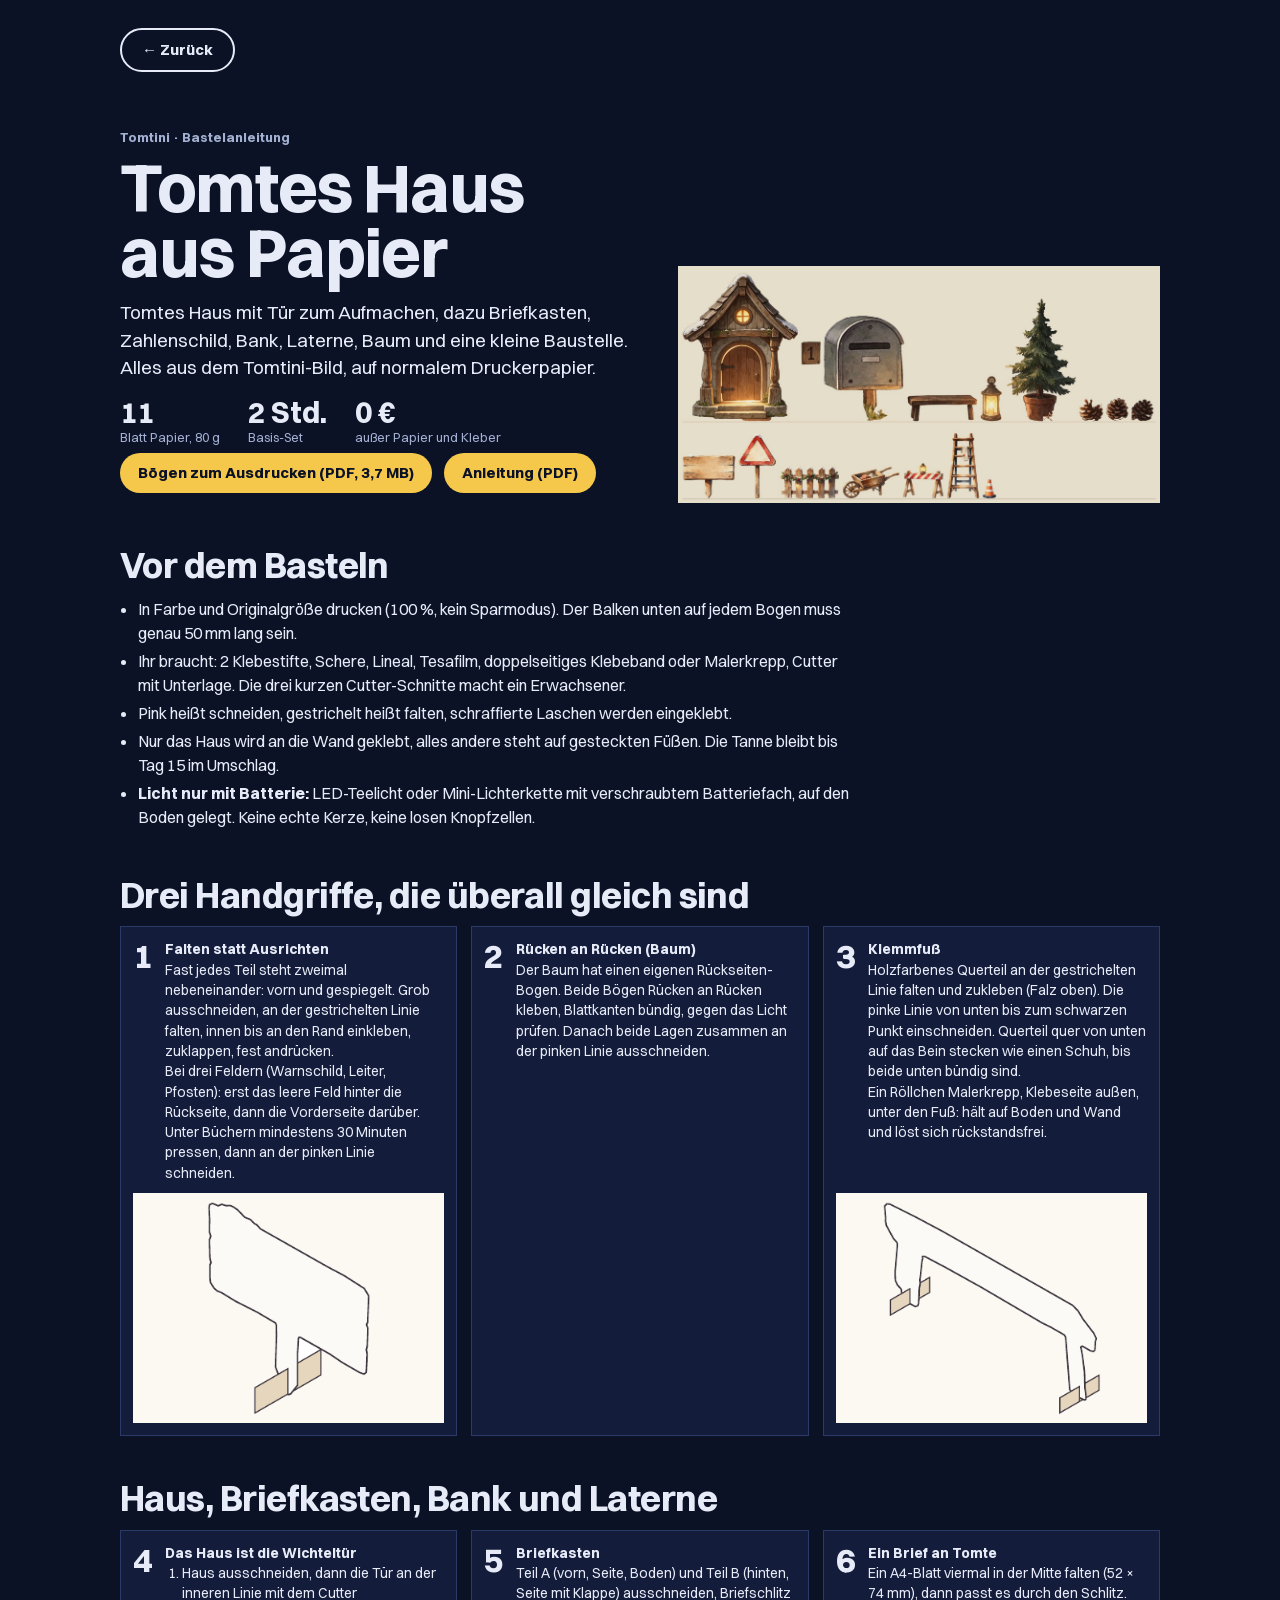
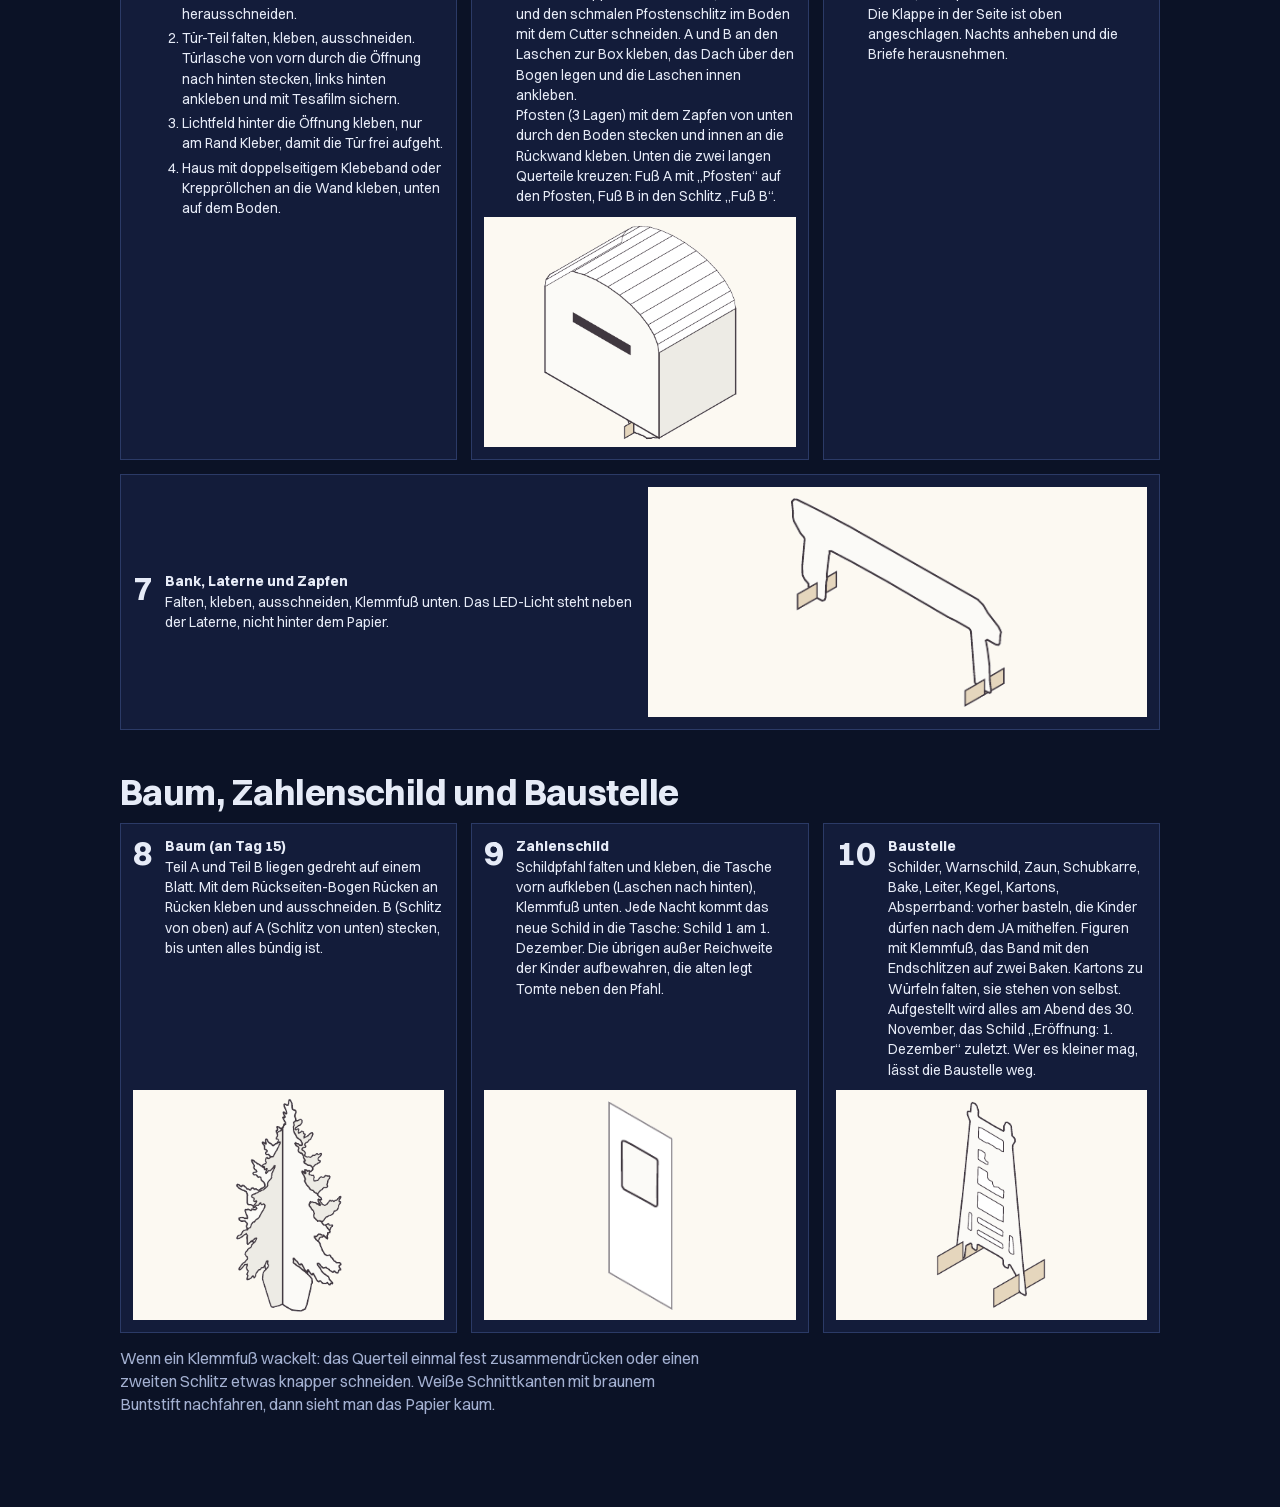
<file: papierhaus/index.html>
<!DOCTYPE html><html lang="de"><head><meta charset="utf-8"><meta name="viewport" content="width=device-width, initial-scale=1">
<title>Tomtes Haus aus Papier · Tomtini</title>
<link rel="icon" href="../favicon.svg" type="image/svg+xml">
<link rel="stylesheet" href="../anleitung.css">
<script src="../modus.js?v=2"></script>
<style>
*{box-sizing:border-box}html{background:var(--paper)}body{margin:0;background:var(--paper);color:var(--ink);font:16px/1.45 var(--font)}
main{max-width:1080px;margin:0 auto;padding:28px 20px 80px;display:flex;flex-direction:column;gap:44px}
h1{font-size:clamp(36px,6.5vw,68px);line-height:.96;letter-spacing:-.02em;margin:0 0 14px;font-weight:700;text-wrap:balance}
h2{font-size:clamp(24px,3.6vw,36px);line-height:1.05;letter-spacing:-.015em;margin:0 0 12px;font-weight:700;text-wrap:balance}
p{margin:0 0 10px;max-width:65ch}a{color:var(--ink);text-decoration-color:var(--olive);text-underline-offset:3px}
button:focus-visible,a:focus-visible,summary:focus-visible{outline:3px solid var(--gold);outline-offset:2px}
.eyebrow{font-size:13px;font-weight:700;color:var(--olive);margin:0 0 8px}.lead{font-size:19px}.mu{color:var(--olive)}
.top{display:grid;grid-template-columns:1.1fr 1fr;gap:28px;align-items:end}.top img{width:100%;height:auto;display:block}
.facts{display:flex;gap:28px;flex-wrap:wrap;margin-top:16px}.facts div{display:flex;flex-direction:column}.facts b{font-size:30px;line-height:1;font-variant-numeric:tabular-nums}.facts span{font-size:13px;color:var(--olive)}
.wrap{overflow-x:auto}table{border-collapse:collapse;width:100%;font-size:15px}
td,th{text-align:left;padding:6px 12px 6px 0;border-bottom:1px solid var(--line);vertical-align:middle}th{font-size:13px;color:var(--olive)}
td.th{width:64px}td.th img{width:52px;height:52px;object-fit:contain;display:block}.n{font-variant-numeric:tabular-nums;white-space:nowrap}
.sw{display:inline-block;width:11px;height:11px;border-radius:0;border:1px solid rgba(0,0,0,.35);margin-right:6px;vertical-align:-1px}
.rules{display:grid;grid-template-columns:repeat(auto-fit,minmax(220px,1fr));gap:12px;padding:0;margin:0;list-style:none}
.rules li{background:var(--card);border:1px solid var(--line);border-radius:0;padding:14px}.rules b{display:block;margin-bottom:4px}
.steps{list-style:none;padding:0;margin:0;display:grid;grid-template-columns:repeat(auto-fill,minmax(300px,1fr));gap:14px}
.step.wide{grid-column:1/-1;display:grid;grid-template-columns:1.1fr 1fr;grid-template-rows:auto auto 1fr;column-gap:16px;align-items:start}.step.wide .pic{grid-row:1/4}
@media(max-width:700px){.step.wide{grid-template-columns:1fr}.step.wide .pic{grid-row:auto}}
.step{background:var(--card);border:1px solid var(--line);border-radius:0;padding:12px;display:flex;flex-direction:column;gap:10px;break-inside:avoid}
.pic{display:flex;align-items:center;justify-content:center;min-height:200px}.pic img{width:100%;height:auto;max-height:340px;object-fit:contain}
.cap{display:grid;grid-template-columns:auto 1fr;column-gap:12px}.cap>b{font-size:34px;line-height:1;font-weight:700;font-variant-numeric:tabular-nums}.cap p{font-size:14px;margin:0}
.call{list-style:none;margin:0;padding:8px;display:flex;flex-wrap:wrap;gap:6px;border:1px solid var(--line);border-radius:0;background:var(--box)}
.plan svg{width:100%;height:auto;display:block;background:var(--box);border:1px solid var(--line);border-radius:0}.plan p{font-size:12px;margin:6px 0 0}
.call li{display:flex;align-items:center;gap:4px;font-size:14px;font-weight:700;font-variant-numeric:tabular-nums}.call img{width:44px;height:44px;object-fit:contain}
.buy{display:grid;grid-template-columns:1fr 1fr;gap:20px}.box{background:var(--card);border:1px solid var(--line);border-radius:0;padding:16px}
.btn{font:700 15px var(--font);background:var(--ink);color:var(--paper);border:0;border-radius:99px;padding:10px 18px;cursor:pointer}
pre{max-height:140px;overflow:auto;font-size:11px;background:var(--box);border:1px solid var(--line);border-radius:0;padding:8px;white-space:pre-wrap}
.ein{display:grid;grid-template-columns:160px 1fr;gap:18px;align-items:start}.ein img{width:100%;border-radius:0;box-shadow:0 1px 3px rgba(0,0,0,.25)}
.hl{color:var(--hl);font-weight:700}
@media(max-width:700px){.top,.buy,.ein{grid-template-columns:1fr}}
@media(prefers-reduced-motion:reduce){*{transition:none!important}}
</style><style>
.steps{align-items:start}.steps .pic img{max-height:260px}
.dl{display:flex;flex-wrap:wrap;gap:12px;margin:6px 0 10px}
.top .bildrand{background:#f2eee1}
.top .bildrand img{mix-blend-mode:multiply}
ul.liste{margin:0 0 10px;padding-left:1.1em;max-width:65ch}ul.liste li{margin:0 0 4px}
.step ol{margin:0;padding-left:1.2em;font-size:14px}.step ol li{margin:0 0 4px}
.kurz{margin:0;padding:0 0 0 1.1em;font-size:16px;line-height:1.5;max-width:46em}.kurz li{margin:0 0 4px}
/* Kacheln gleich groß: drei Spalten, Bilder unten auf gleicher Höhe, eine einzelne letzte Kachel geht über die ganze Breite */
.steps{grid-template-columns:repeat(3,minmax(0,1fr));align-items:stretch}
.step .pic{margin-top:auto;height:230px;min-height:0}.steps .pic img{max-height:230px}
.steps>li:last-child:nth-child(3n+1){grid-column:1/-1;display:grid;grid-template-columns:1fr 1fr;gap:16px;align-items:center}.steps>li:last-child:nth-child(3n+1) .pic{margin-top:0}
@media(max-width:760px){.steps{grid-template-columns:1fr}.step .pic{height:auto}.steps>li:last-child:nth-child(3n+1){grid-template-columns:1fr}}
</style></head><body><main><p style="margin:0 0 12px"><a class="zurueck" href="../#material" data-zurueck>← Zurück</a></p>
<header class="top"><div><p class="eyebrow">Tomtini · Bastelanleitung</p><h1>Tomtes Haus aus Papier</h1>
<p class="lead">Tomtes Haus mit Tür zum Aufmachen, dazu Briefkasten, Zahlenschild, Bank, Laterne, Baum und eine kleine Baustelle. Alles aus dem Tomtini-Bild, auf normalem Druckerpapier.</p>
<div class="facts"><div><b>11</b><span>Blatt Papier, 80 g</span></div><div><b>2 Std.</b><span>Basis-Set</span></div><div><b>0 €</b><span>außer Papier und Kleber</span></div></div>
<div class="dl"><a class="btn" style="text-decoration:none" href="tomtes-haus-papier-boegen.pdf" download>Bögen zum Ausdrucken (PDF, 3,7 MB)</a>
<a class="btn" style="text-decoration:none" href="tomtes-haus-papier-anleitung.pdf" download>Anleitung (PDF)</a></div></div>
<div class="bildrand"><img alt="Alle Teile von Tomtes Haus aus Papier nebeneinander" src="bild/teile.jpg"></div></header>
<section><h2>Vor dem Basteln</h2><ul class="kurz">
<li>In Farbe und Originalgröße drucken (100 %, kein Sparmodus). Der Balken unten auf jedem Bogen muss genau 50 mm lang sein.</li>
<li>Ihr braucht: 2 Klebestifte, Schere, Lineal, Tesafilm, doppelseitiges Klebeband oder Malerkrepp, Cutter mit Unterlage. Die drei kurzen Cutter-Schnitte macht ein Erwachsener.</li>
<li>Pink heißt schneiden, gestrichelt heißt falten, schraffierte Laschen werden eingeklebt.</li>
<li>Nur das Haus wird an die Wand geklebt, alles andere steht auf gesteckten Füßen. Die Tanne bleibt bis Tag 15 im Umschlag.</li>
<li><b>Licht nur mit Batterie:</b> LED-Teelicht oder Mini-Lichterkette mit verschraubtem Batteriefach, auf den Boden gelegt. Keine echte Kerze, keine losen Knopfzellen.</li></ul></section>
<section><h2>Drei Handgriffe, die überall gleich sind</h2><ol class="steps"><li class="step"><div class="cap"><b>1</b><div><p><strong>Falten statt Ausrichten</strong></p><p>Fast jedes Teil steht zweimal nebeneinander: vorn und gespiegelt. Grob ausschneiden, an der gestrichelten Linie falten, innen bis an den Rand einkleben, zuklappen, fest andrücken.</p><p>Bei drei Feldern (Warnschild, Leiter, Pfosten): erst das leere Feld hinter die Rückseite, dann die Vorderseite darüber. Unter Büchern mindestens 30 Minuten pressen, dann an der pinken Linie schneiden.</p></div></div><div class="pic"><img alt="Skizze zu Schritt 1" src="bild/schritt-1.png"></div></li><li class="step"><div class="cap"><b>2</b><div><p><strong>Rücken an Rücken (Baum)</strong></p><p>Der Baum hat einen eigenen Rückseiten-Bogen. Beide Bögen Rücken an Rücken kleben, Blattkanten bündig, gegen das Licht prüfen. Danach beide Lagen zusammen an der pinken Linie ausschneiden.</p></div></div></li><li class="step"><div class="cap"><b>3</b><div><p><strong>Klemmfuß</strong></p><p>Holzfarbenes Querteil an der gestrichelten Linie falten und zukleben (Falz oben). Die pinke Linie von unten bis zum schwarzen Punkt einschneiden. Querteil quer von unten auf das Bein stecken wie einen Schuh, bis beide unten bündig sind.</p><p>Ein Röllchen Malerkrepp, Klebeseite außen, unter den Fuß: hält auf Boden und Wand und löst sich rückstandsfrei.</p></div></div><div class="pic"><img alt="Skizze zu Schritt 3" src="bild/schritt-3.png"></div></li></ol></section>
<section><h2>Haus, Briefkasten, Bank und Laterne</h2><ol class="steps"><li class="step"><div class="cap"><b>4</b><div><p><strong>Das Haus ist die Wichteltür</strong></p><ol><li>Haus ausschneiden, dann die Tür an der inneren Linie mit dem Cutter herausschneiden.</li><li>Tür-Teil falten, kleben, ausschneiden. Türlasche von vorn durch die Öffnung nach hinten stecken, links hinten ankleben und mit Tesafilm sichern.</li><li>Lichtfeld hinter die Öffnung kleben, nur am Rand Kleber, damit die Tür frei aufgeht.</li><li>Haus mit doppelseitigem Klebeband oder Kreppröllchen an die Wand kleben, unten auf dem Boden.</li></ol></div></div></li><li class="step"><div class="cap"><b>5</b><div><p><strong>Briefkasten</strong></p><p>Teil A (vorn, Seite, Boden) und Teil B (hinten, Seite mit Klappe) ausschneiden, Briefschlitz und den schmalen Pfostenschlitz im Boden mit dem Cutter schneiden. A und B an den Laschen zur Box kleben, das Dach über den Bogen legen und die Laschen innen ankleben.</p><p>Pfosten (3 Lagen) mit dem Zapfen von unten durch den Boden stecken und innen an die Rückwand kleben. Unten die zwei langen Querteile kreuzen: Fuß A mit „Pfosten“ auf den Pfosten, Fuß B in den Schlitz „Fuß B“.</p></div></div><div class="pic"><img alt="Skizze zu Schritt 5" src="bild/schritt-5.png"></div></li><li class="step"><div class="cap"><b>6</b><div><p><strong>Ein Brief an Tomte</strong></p><p>Ein A4-Blatt viermal in der Mitte falten (52 × 74 mm), dann passt es durch den Schlitz. Die Klappe in der Seite ist oben angeschlagen. Nachts anheben und die Briefe herausnehmen.</p></div></div></li><li class="step"><div class="cap"><b>7</b><div><p><strong>Bank, Laterne und Zapfen</strong></p><p>Falten, kleben, ausschneiden, Klemmfuß unten. Das LED-Licht steht neben der Laterne, nicht hinter dem Papier.</p></div></div><div class="pic"><img alt="Skizze zu Schritt 7" src="bild/schritt-7.png"></div></li></ol></section>
<section><h2>Baum, Zahlenschild und Baustelle</h2><ol class="steps"><li class="step"><div class="cap"><b>8</b><div><p><strong>Baum (an Tag 15)</strong></p><p>Teil A und Teil B liegen gedreht auf einem Blatt. Mit dem Rückseiten-Bogen Rücken an Rücken kleben und ausschneiden. B (Schlitz von oben) auf A (Schlitz von unten) stecken, bis unten alles bündig ist.</p></div></div><div class="pic"><img alt="Skizze zu Schritt 8" src="bild/schritt-8.png"></div></li><li class="step"><div class="cap"><b>9</b><div><p><strong>Zahlenschild</strong></p><p>Schildpfahl falten und kleben, die Tasche vorn aufkleben (Laschen nach hinten), Klemmfuß unten. Jede Nacht kommt das neue Schild in die Tasche: Schild 1 am 1. Dezember. Die übrigen außer Reichweite der Kinder aufbewahren, die alten legt Tomte neben den Pfahl.</p></div></div><div class="pic"><img alt="Skizze zu Schritt 9" src="bild/schritt-9.png"></div></li><li class="step"><div class="cap"><b>10</b><div><p><strong>Baustelle</strong></p><p>Schilder, Warnschild, Zaun, Schubkarre, Bake, Leiter, Kegel, Kartons, Absperrband: vorher basteln, die Kinder dürfen nach dem JA mithelfen. Figuren mit Klemmfuß, das Band mit den Endschlitzen auf zwei Baken. Kartons zu Würfeln falten, sie stehen von selbst.</p><p>Aufgestellt wird alles am Abend des 30. November, das Schild „Eröffnung: 1. Dezember“ zuletzt. Wer es kleiner mag, lässt die Baustelle weg.</p></div></div><div class="pic"><img alt="Skizze zu Schritt 10" src="bild/schritt-10.png"></div></li></ol>
<p class="mu" style="margin-top:14px">Wenn ein Klemmfuß wackelt: das Querteil einmal fest zusammendrücken oder einen zweiten Schlitz etwas knapper schneiden. Weiße Schnittkanten mit braunem Buntstift nachfahren, dann sieht man das Papier kaum.</p></section>
</main><script src="../zurueck.js"></script></body></html>
</file>
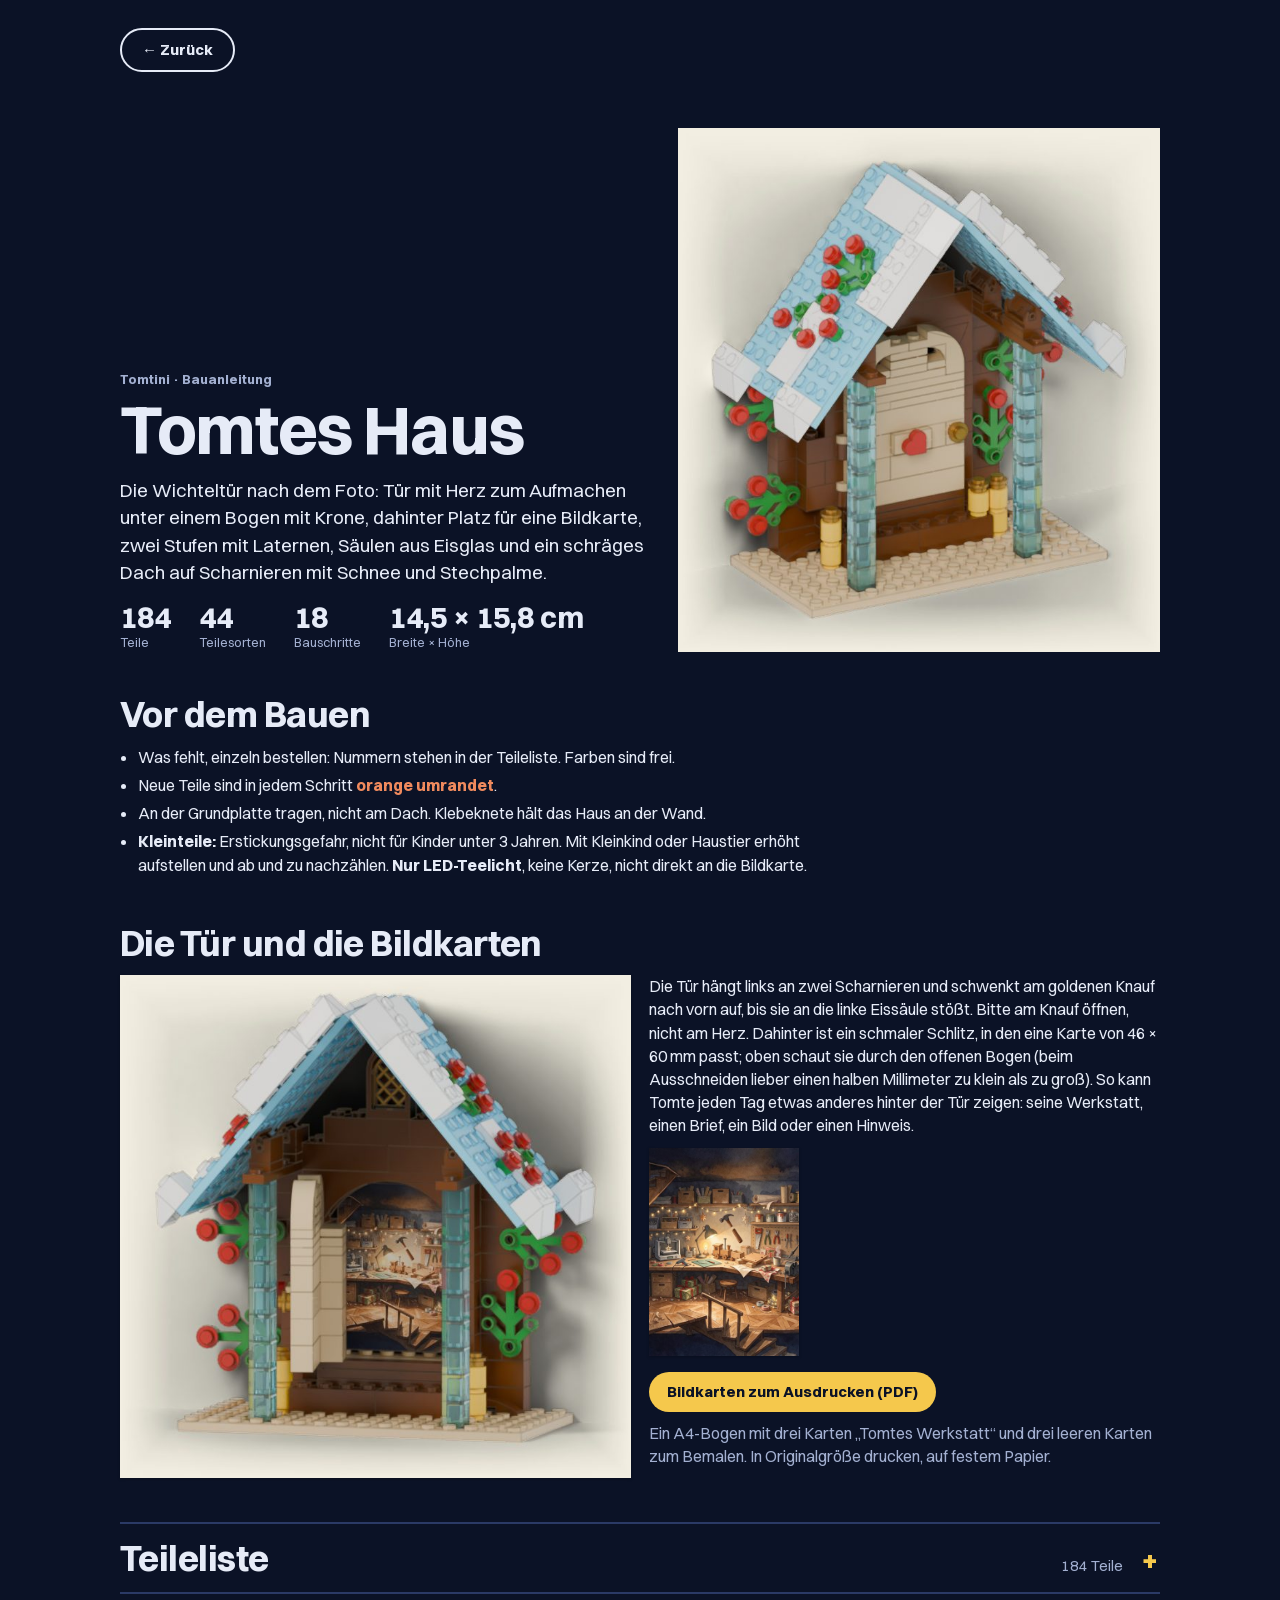
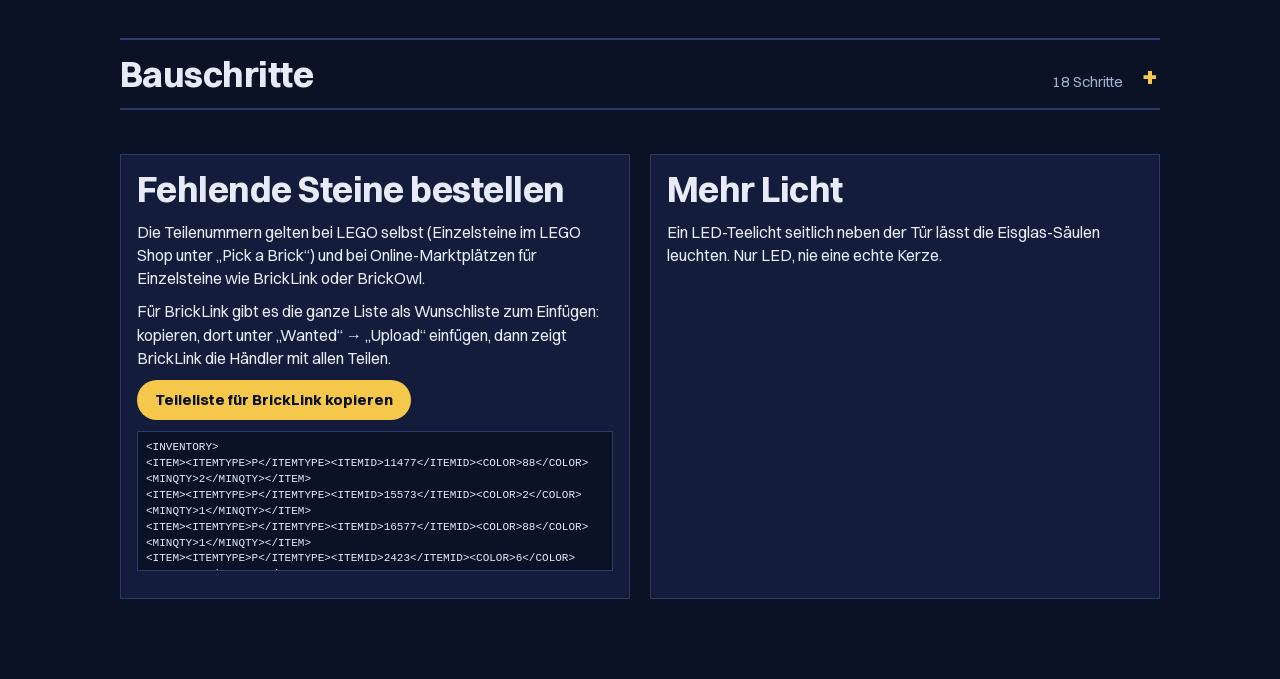
<file: tomtes-haus/index.html>
<!DOCTYPE html><html lang="de"><head><meta charset="utf-8"><meta name="viewport" content="width=device-width, initial-scale=1">
<title>Tomtes Haus aus Klemmbausteinen · Tomtini</title>
<link rel="icon" href="../favicon.svg" type="image/svg+xml">
<link rel="stylesheet" href="../anleitung.css">
<script src="../modus.js?v=2"></script>
<style>
*{box-sizing:border-box}html{background:var(--paper)}body{margin:0;background:var(--paper);color:var(--ink);font:16px/1.45 var(--font)}
main{max-width:1080px;margin:0 auto;padding:28px 20px 80px;display:flex;flex-direction:column;gap:44px}
h1{font-size:clamp(36px,6.5vw,68px);line-height:.96;letter-spacing:-.02em;margin:0 0 14px;font-weight:700;text-wrap:balance}
h2{font-size:clamp(24px,3.6vw,36px);line-height:1.05;letter-spacing:-.015em;margin:0 0 12px;font-weight:700;text-wrap:balance}
p{margin:0 0 10px;max-width:65ch}a{color:var(--ink);text-decoration-color:var(--olive);text-underline-offset:3px}
button:focus-visible,a:focus-visible,summary:focus-visible{outline:3px solid var(--gold);outline-offset:2px}
.eyebrow{font-size:13px;font-weight:700;color:var(--olive);margin:0 0 8px}.lead{font-size:19px}.mu{color:var(--olive)}
.top{display:grid;grid-template-columns:1.1fr 1fr;gap:28px;align-items:end}.top img{width:100%;height:auto;display:block}
.facts{display:flex;gap:28px;flex-wrap:wrap;margin-top:16px}.facts div{display:flex;flex-direction:column}.facts b{font-size:30px;line-height:1;font-variant-numeric:tabular-nums}.facts span{font-size:13px;color:var(--olive)}
.wrap{overflow-x:auto}table{border-collapse:collapse;width:100%;font-size:15px}
td,th{text-align:left;padding:6px 12px 6px 0;border-bottom:1px solid var(--line);vertical-align:middle}th{font-size:13px;color:var(--olive)}
td.th{width:64px}td.th img{width:52px;height:52px;object-fit:contain;display:block}.n{font-variant-numeric:tabular-nums;white-space:nowrap}
.sw{display:inline-block;width:11px;height:11px;border-radius:0;border:1px solid rgba(0,0,0,.35);margin-right:6px;vertical-align:-1px}
.rules{display:grid;grid-template-columns:repeat(auto-fit,minmax(220px,1fr));gap:12px;padding:0;margin:0;list-style:none}
.rules li{background:var(--card);border:1px solid var(--line);border-radius:0;padding:14px}.rules b{display:block;margin-bottom:4px}
.kurz{margin:0;padding:0 0 0 1.1em;font-size:16px;line-height:1.5;max-width:46em}.kurz li{margin:0 0 4px}
.steps{list-style:none;padding:0;margin:0;display:grid;grid-template-columns:repeat(auto-fill,minmax(300px,1fr));gap:14px}
.step.wide{grid-column:1/-1;display:grid;grid-template-columns:1.1fr 1fr;grid-template-rows:auto auto 1fr;column-gap:16px;align-items:start}.step.wide .pic{grid-row:1/4}
@media(max-width:700px){.step.wide{grid-template-columns:1fr}.step.wide .pic{grid-row:auto}}
.step{background:var(--card);border:1px solid var(--line);border-radius:0;padding:12px;display:flex;flex-direction:column;gap:10px;break-inside:avoid}
.pic{display:flex;align-items:center;justify-content:center;min-height:200px}.pic img{width:100%;height:auto;max-height:340px;object-fit:contain}
.cap{display:grid;grid-template-columns:auto 1fr;column-gap:12px}.cap>b{font-size:34px;line-height:1;font-weight:700;font-variant-numeric:tabular-nums}.cap p{font-size:14px;margin:0}
.call{list-style:none;margin:0;padding:8px;display:flex;flex-wrap:wrap;gap:6px;border:1px solid var(--line);border-radius:0;background:var(--box)}
.plan svg{width:100%;height:auto;display:block;background:var(--box);border:1px solid var(--line);border-radius:0}.plan p{font-size:12px;margin:6px 0 0}
.call li{display:flex;align-items:center;gap:4px;font-size:14px;font-weight:700;font-variant-numeric:tabular-nums}.call img{width:44px;height:44px;object-fit:contain}
.buy{display:grid;grid-template-columns:1fr 1fr;gap:20px}.box{background:var(--card);border:1px solid var(--line);border-radius:0;padding:16px}
.btn{font:700 15px var(--font);background:var(--ink);color:var(--paper);border:0;border-radius:99px;padding:10px 18px;cursor:pointer}
pre{max-height:140px;overflow:auto;font-size:11px;background:var(--box);border:1px solid var(--line);border-radius:0;padding:8px;white-space:pre-wrap}
.ein{display:grid;grid-template-columns:160px 1fr;gap:18px;align-items:start}.ein img{width:100%;border-radius:0;box-shadow:0 1px 3px rgba(0,0,0,.25)}
.hl{color:var(--hl);font-weight:700}
@media(max-width:700px){.top,.buy,.ein{grid-template-columns:1fr}}
@media(prefers-reduced-motion:reduce){*{transition:none!important}}
</style></head><body><main><p style="margin:0 0 12px"><a class="zurueck" href="../#material" data-zurueck>← Zurück</a></p>
<header class="top"><div><p class="eyebrow">Tomtini · Bauanleitung</p><h1>Tomtes Haus</h1>
<p class="lead">Die Wichteltür nach dem Foto: Tür mit Herz zum Aufmachen unter einem Bogen mit Krone, dahinter Platz für eine Bildkarte, zwei Stufen mit Laternen, Säulen aus Eisglas und ein schräges Dach auf Scharnieren mit Schnee und Stechpalme.</p>
<div class="facts"><div><b>184</b><span>Teile</span></div><div><b>44</b><span>Teilesorten</span></div><div><b>18</b><span>Bauschritte</span></div><div><b>14,5 × 15,8 cm</b><span>Breite × Höhe</span></div></div></div>
<img alt="Tomtes Haus, fertig gebaut" src="bild/ca2aed5603.jpg"></header>
<section><h2>Vor dem Bauen</h2><ul class="kurz">
<li>Was fehlt, einzeln bestellen: Nummern stehen in der Teileliste. Farben sind frei.</li>
<li>Neue Teile sind in jedem Schritt <span class="hl">orange umrandet</span>.</li>
<li>An der Grundplatte tragen, nicht am Dach. Klebeknete hält das Haus an der Wand.</li>
<li><b>Kleinteile:</b> Erstickungsgefahr, nicht für Kinder unter 3 Jahren. Mit Kleinkind oder Haustier erhöht aufstellen und ab und zu nachzählen. <b>Nur LED-Teelicht</b>, keine Kerze, nicht direkt an die Bildkarte.</li></ul></section>
<section><h2>Die Tür und die Bildkarten</h2><div class="ein" style="grid-template-columns:minmax(0,1fr) minmax(0,1fr)"><img alt="Tomtes Haus mit offener Tür, dahinter die Bildkarte Tomtes Werkstatt" src="bild/cf75c2cc9d.jpg">
<div><p>Die Tür hängt links an zwei Scharnieren und schwenkt am goldenen Knauf nach vorn auf, bis sie an die linke Eissäule stößt. Bitte am Knauf öffnen, nicht am Herz. Dahinter ist ein schmaler Schlitz, in den eine Karte von 46 × 60 mm passt; oben schaut sie durch den offenen Bogen (beim Ausschneiden lieber einen halben Millimeter zu klein als zu groß). So kann Tomte jeden Tag etwas anderes hinter der Tür zeigen: seine Werkstatt, einen Brief, ein Bild oder einen Hinweis.</p>
<p><img alt="Bildkarte Tomtes Werkstatt" src="bild/0b28fec235.jpg" style="width:150px;box-shadow:0 1px 3px rgba(0,0,0,.25);border-radius:0"></p>
<p><a class="btn" style="display:inline-block;text-decoration:none" href="tomtini-haus-bildkarten.pdf" download>Bildkarten zum Ausdrucken (PDF)</a></p>
<p class="mu">Ein A4-Bogen mit drei Karten „Tomtes Werkstatt“ und drei leeren Karten zum Bemalen. In Originalgröße drucken, auf festem Papier.</p></div></div></section>
<section><details class="klapp"><summary><h2>Teileliste</h2><span class="klapp-z">184 Teile</span></summary><div class="klapp-in"><div class="wrap"><table><thead><tr><th></th><th>Anzahl</th><th>Teil</th><th>Farbe</th><th>Teilenummer</th></tr></thead><tbody><tr><td class="th"><img alt="" src="bild/953da979ac.png"></td><td class="n">8×</td><td>Pflanze Blätter 4×3</td><td><span class="sw" style="background:#00852B"></span>Grün <span class="mu">· Green</span></td><td class="n mu">2423</td></tr><tr><td class="th"><img alt="" src="bild/4167e88733.png"></td><td class="n">1×</td><td>Fliese 1×1 Herz</td><td><span class="sw" style="background:#B40000"></span>Rot <span class="mu">· Red</span></td><td class="n mu">39739</td></tr><tr><td class="th"><img alt="" src="bild/d24c9e4f36.png"></td><td class="n">27×</td><td>Rundplatte 1×1</td><td><span class="sw" style="background:#B40000"></span>Rot <span class="mu">· Red</span></td><td class="n mu">4073</td></tr><tr><td class="th"><img alt="" src="bild/2b2c67133b.png"></td><td class="n">5×</td><td>Rundstein 1×1</td><td><span class="sw" style="background:#FAC80A"></span>Gelb <span class="mu">· Yellow</span></td><td class="n mu">3062b</td></tr><tr><td class="th"><img alt="" src="bild/38659b3fe4.png"></td><td class="n">6×</td><td>Dachstein 45° 2×2</td><td><span class="sw" style="background:#F4F4F4"></span>Weiß <span class="mu">· White</span></td><td class="n mu">3039</td></tr><tr><td class="th"><img alt="" src="bild/08da2dfeb2.png"></td><td class="n">4×</td><td>Fliese 2×4</td><td><span class="sw" style="background:#F4F4F4"></span>Weiß <span class="mu">· White</span></td><td class="n mu">87079</td></tr><tr><td class="th"><img alt="" src="bild/ac228c7baa.png"></td><td class="n">2×</td><td>Stein 2×4</td><td><span class="sw" style="background:#F4F4F4"></span>Weiß <span class="mu">· White</span></td><td class="n mu">3001</td></tr><tr><td class="th"><img alt="" src="bild/261329984b.png"></td><td class="n">2×</td><td>Bogenstein 1×3×2, oben gebogen</td><td><span class="sw" style="background:#D7BA8C"></span>Beige <span class="mu">· Tan</span></td><td class="n mu">6005</td></tr><tr><td class="th"><img alt="" src="bild/c03725b735.png"></td><td class="n">2×</td><td>Fliese 1×1</td><td><span class="sw" style="background:#D7BA8C"></span>Beige <span class="mu">· Tan</span></td><td class="n mu">3070b</td></tr><tr><td class="th"><img alt="" src="bild/a1d406213d.png"></td><td class="n">2×</td><td>Fliese 1×2</td><td><span class="sw" style="background:#D7BA8C"></span>Beige <span class="mu">· Tan</span></td><td class="n mu">3069b</td></tr><tr><td class="th"><img alt="" src="bild/e79755f8e5.png"></td><td class="n">1×</td><td>Fliese 1×6</td><td><span class="sw" style="background:#D7BA8C"></span>Beige <span class="mu">· Tan</span></td><td class="n mu">6636</td></tr><tr><td class="th"><img alt="" src="bild/462bedaab4.png"></td><td class="n">3×</td><td>Platte 1×2</td><td><span class="sw" style="background:#D7BA8C"></span>Beige <span class="mu">· Tan</span></td><td class="n mu">3023</td></tr><tr><td class="th"><img alt="" src="bild/12d6e73e27.png"></td><td class="n">1×</td><td>Platte 1×2 mit Mittelnoppe</td><td><span class="sw" style="background:#D7BA8C"></span>Beige <span class="mu">· Tan</span></td><td class="n mu">15573</td></tr><tr><td class="th"><img alt="" src="bild/858e07dc92.png"></td><td class="n">2×</td><td>Platte 1×4</td><td><span class="sw" style="background:#D7BA8C"></span>Beige <span class="mu">· Tan</span></td><td class="n mu">3710</td></tr><tr><td class="th"><img alt="" src="bild/f3ddd71bfc.png"></td><td class="n">4×</td><td>Platte 1×6</td><td><span class="sw" style="background:#D7BA8C"></span>Beige <span class="mu">· Tan</span></td><td class="n mu">3666</td></tr><tr><td class="th"><img alt="" src="bild/a7e3a4edc6.png"></td><td class="n">1×</td><td>Platte 2×2</td><td><span class="sw" style="background:#D7BA8C"></span>Beige <span class="mu">· Tan</span></td><td class="n mu">3022</td></tr><tr><td class="th"><img alt="" src="bild/d97f14ab22.png"></td><td class="n">1×</td><td>Platte 8×16</td><td><span class="sw" style="background:#D7BA8C"></span>Beige <span class="mu">· Tan</span></td><td class="n mu">92438</td></tr><tr><td class="th"><img alt="" src="bild/968697a2e0.png"></td><td class="n">2×</td><td>Scharnierstein 1×4 Oberteil</td><td><span class="sw" style="background:#D7BA8C"></span>Beige <span class="mu">· Tan</span></td><td class="n mu">3830</td></tr><tr><td class="th"><img alt="" src="bild/ed8acd2d5f.png"></td><td class="n">1×</td><td>Stein 1×1</td><td><span class="sw" style="background:#D7BA8C"></span>Beige <span class="mu">· Tan</span></td><td class="n mu">3005</td></tr><tr><td class="th"><img alt="" src="bild/dcddc27727.png"></td><td class="n">3×</td><td>Stein 1×1 mit Seitennoppe</td><td><span class="sw" style="background:#D7BA8C"></span>Beige <span class="mu">· Tan</span></td><td class="n mu">87087</td></tr><tr><td class="th"><img alt="" src="bild/bd72ea2934.png"></td><td class="n">2×</td><td>Stein 1×2</td><td><span class="sw" style="background:#D7BA8C"></span>Beige <span class="mu">· Tan</span></td><td class="n mu">3004</td></tr><tr><td class="th"><img alt="" src="bild/cab345a505.png"></td><td class="n">1×</td><td>Stein 1×4</td><td><span class="sw" style="background:#D7BA8C"></span>Beige <span class="mu">· Tan</span></td><td class="n mu">3010</td></tr><tr><td class="th"><img alt="" src="bild/7943fdf2ab.png"></td><td class="n">5×</td><td>Stein 1×6</td><td><span class="sw" style="background:#D7BA8C"></span>Beige <span class="mu">· Tan</span></td><td class="n mu">3009</td></tr><tr><td class="th"><img alt="" src="bild/e74012bb1c.png"></td><td class="n">1×</td><td>Stein 2×2</td><td><span class="sw" style="background:#D7BA8C"></span>Beige <span class="mu">· Tan</span></td><td class="n mu">3003</td></tr><tr><td class="th"><img alt="" src="bild/04d0413df5.png"></td><td class="n">18×</td><td>Stein 1×1</td><td><span class="sw" style="background:#AEE9EF"></span>Transparent-Hellblau <span class="mu">· Trans-Light Blue</span></td><td class="n mu">3005</td></tr><tr><td class="th"><img alt="" src="bild/ce5eb2488a.png"></td><td class="n">1×</td><td>Bogen 1×8×2</td><td><span class="sw" style="background:#5F3109"></span>Rotbraun <span class="mu">· Reddish Brown</span></td><td class="n mu">16577</td></tr><tr><td class="th"><img alt="" src="bild/bf04e22e31.png"></td><td class="n">1×</td><td>Fenster 1×2×2⅔ mit Rundbogen</td><td><span class="sw" style="background:#5F3109"></span>Rotbraun <span class="mu">· Reddish Brown</span></td><td class="n mu">30044</td></tr><tr><td class="th"><img alt="" src="bild/d3db4ae057.png"></td><td class="n">1×</td><td>Fliese 1×6</td><td><span class="sw" style="background:#5F3109"></span>Rotbraun <span class="mu">· Reddish Brown</span></td><td class="n mu">6636</td></tr><tr><td class="th"><img alt="" src="bild/2b36ba8809.png"></td><td class="n">6×</td><td>Platte 1×2</td><td><span class="sw" style="background:#5F3109"></span>Rotbraun <span class="mu">· Reddish Brown</span></td><td class="n mu">3023</td></tr><tr><td class="th"><img alt="" src="bild/04b78df4ac.png"></td><td class="n">2×</td><td>Platte 1×6</td><td><span class="sw" style="background:#5F3109"></span>Rotbraun <span class="mu">· Reddish Brown</span></td><td class="n mu">3666</td></tr><tr><td class="th"><img alt="" src="bild/44e1d6fa21.png"></td><td class="n">2×</td><td>Platte 1×8</td><td><span class="sw" style="background:#5F3109"></span>Rotbraun <span class="mu">· Reddish Brown</span></td><td class="n mu">3460</td></tr><tr><td class="th"><img alt="" src="bild/07b62c557c.png"></td><td class="n">4×</td><td>Scharnier-Platte 1×2 Oberteil</td><td><span class="sw" style="background:#5F3109"></span>Rotbraun <span class="mu">· Reddish Brown</span></td><td class="n mu">3938</td></tr><tr><td class="th"><img alt="" src="bild/4b2a9d4e02.png"></td><td class="n">4×</td><td>Scharnier-Stein 1×2 Unterteil</td><td><span class="sw" style="background:#5F3109"></span>Rotbraun <span class="mu">· Reddish Brown</span></td><td class="n mu">3937</td></tr><tr><td class="th"><img alt="" src="bild/a42e39787e.png"></td><td class="n">2×</td><td>Scharnierstein 1×4 Unterteil</td><td><span class="sw" style="background:#5F3109"></span>Rotbraun <span class="mu">· Reddish Brown</span></td><td class="n mu">3831</td></tr><tr><td class="th"><img alt="" src="bild/db50349eea.png"></td><td class="n">2×</td><td>Schrägstein gebogen 2×1</td><td><span class="sw" style="background:#5F3109"></span>Rotbraun <span class="mu">· Reddish Brown</span></td><td class="n mu">11477</td></tr><tr><td class="th"><img alt="" src="bild/f532b2e0a4.png"></td><td class="n">7×</td><td>Stein 1×1</td><td><span class="sw" style="background:#5F3109"></span>Rotbraun <span class="mu">· Reddish Brown</span></td><td class="n mu">3005</td></tr><tr><td class="th"><img alt="" src="bild/d77d62b0a4.png"></td><td class="n">4×</td><td>Stein 1×1 mit Seitennoppe</td><td><span class="sw" style="background:#5F3109"></span>Rotbraun <span class="mu">· Reddish Brown</span></td><td class="n mu">87087</td></tr><tr><td class="th"><img alt="" src="bild/fb9d31c001.png"></td><td class="n">26×</td><td>Stein 1×2</td><td><span class="sw" style="background:#5F3109"></span>Rotbraun <span class="mu">· Reddish Brown</span></td><td class="n mu">3004</td></tr><tr><td class="th"><img alt="" src="bild/c950994841.png"></td><td class="n">2×</td><td>Stein 1×3</td><td><span class="sw" style="background:#5F3109"></span>Rotbraun <span class="mu">· Reddish Brown</span></td><td class="n mu">3622</td></tr><tr><td class="th"><img alt="" src="bild/3cb459ab9f.png"></td><td class="n">1×</td><td>Stein 2×2</td><td><span class="sw" style="background:#5F3109"></span>Rotbraun <span class="mu">· Reddish Brown</span></td><td class="n mu">3003</td></tr><tr><td class="th"><img alt="" src="bild/571f309d83.png"></td><td class="n">5×</td><td>Stein 2×4</td><td><span class="sw" style="background:#5F3109"></span>Rotbraun <span class="mu">· Reddish Brown</span></td><td class="n mu">3001</td></tr><tr><td class="th"><img alt="" src="bild/61c0adb61c.png"></td><td class="n">1×</td><td>Gitterscheibe 1×2×2⅔ Rundbogen</td><td><span class="sw" style="background:#AA7F2E"></span>Perlgold <span class="mu">· Pearl Gold</span></td><td class="n mu">30046</td></tr><tr><td class="th"><img alt="" src="bild/73ef2148c3.png"></td><td class="n">4×</td><td>Rundplatte 1×1</td><td><span class="sw" style="background:#AA7F2E"></span>Perlgold <span class="mu">· Pearl Gold</span></td><td class="n mu">4073</td></tr><tr><td class="th"><img alt="" src="bild/b7fe103b89.png"></td><td class="n">4×</td><td>Platte 4×12</td><td><span class="sw" style="background:#68C3E2"></span>Mittelazur <span class="mu">· Medium Azure</span></td><td class="n mu">3029</td></tr></tbody></table></div></div></details></section>
<section><details class="klapp"><summary><h2>Bauschritte</h2><span class="klapp-z">18 Schritte</span></summary><div class="klapp-in"><ol class="steps"><li class="step"><div class="pic"><img alt="Bauschritt 1" src="bild/60358caae2.jpg"></div><div class="cap"><b>1</b><p>Grundplatte 8×16 in Beige, lange Seite vorn.</p></div><ul class="call"><li><img alt="" src="bild/d97f14ab22.png"><span>1×</span></li></ul></li><li class="step"><div class="pic"><img alt="Bauschritt 2" src="bild/cbc7fd957c.jpg"></div><div class="cap"><b>2</b><p>Unterste Lage. Rahmen: links und rechts je ein rotbrauner Stein 1×2, quer gestellt (von vorn nach hinten) an die hintere Kante, auf die 5. Noppe von links und die 5. Noppe von rechts. Dazwischen bleiben 6 Noppen frei. Außen daneben, in der zweiten Reihe von hinten, je ein gebogener Schrägstein 2×1 als Fuß, Rundung nach außen. Zwischen die Rahmen zwei beige Steine 1×6 hintereinander: die Türschwelle. Direkt davor die Treppe: zwei rotbraune Steine 2×4 nebeneinander, von Rahmen bis Rahmen.</p></div><ul class="call"><li><img alt="" src="bild/fb9d31c001.png"><span>2×</span></li><li><img alt="" src="bild/db50349eea.png"><span>2×</span></li><li><img alt="" src="bild/7943fdf2ab.png"><span>2×</span></li><li><img alt="" src="bild/571f309d83.png"><span>2×</span></li></ul></li><li class="step"><div class="pic"><img alt="Bauschritt 3" src="bild/81971ce333.jpg"></div><div class="cap"><b>3</b><p>Rahmen, 2. Lage, auf beiden Seiten. Hinten auf die Schwelle ein beiger Stein 1×6. Davor zwei beige Platten 1×6 und eine glatte beige Fliese 1×6. Auf die hintere Reihe der Treppe, mit einer Noppe Abstand zu beiden Seiten, zwei rotbraune Platten 1×6 und eine glatte rotbraune Fliese 1×6. Die glatten Fliesen sind wichtig: Auf ihnen gleitet später die Tür.</p></div><ul class="call"><li><img alt="" src="bild/fb9d31c001.png"><span>2×</span></li><li><img alt="" src="bild/f3ddd71bfc.png"><span>2×</span></li><li><img alt="" src="bild/04b78df4ac.png"><span>2×</span></li><li><img alt="" src="bild/7943fdf2ab.png"><span>1×</span></li><li><img alt="" src="bild/e79755f8e5.png"><span>1×</span></li><li><img alt="" src="bild/d3db4ae057.png"><span>1×</span></li></ul></li><li class="step"><div class="pic"><img alt="Bauschritt 4" src="bild/4abd9f1099.jpg"></div><div class="cap"><b>4</b><p>Erstes Türscharnier: rotbraune und beige Scharnierhälfte zusammenstecken, zusammen sind sie so lang wie ein Stein 1×4. Das Scharnier liegt längs zur Vorderkante: die rechte Noppe der rotbraunen Hälfte auf die vordere Noppe des linken Rahmens, ihre linke Noppe ragt frei nach links. Die beige Hälfte zeigt nach rechts in die Türöffnung, das Gelenk liegt vorn. Das Scharnier wackelt noch, bis Schritt 5. Hinter das Scharnier einen rotbraunen Stein 1×1 auf die freie hintere Noppe des Rahmens. Rechts Rahmen, 3. Lage. Vor das Scharnier einen beigen Stein 1×6 lose auf die Fliese der Treppe legen: die unterste Türlage.</p></div><ul class="call"><li><img alt="" src="bild/f532b2e0a4.png"><span>1×</span></li><li><img alt="" src="bild/fb9d31c001.png"><span>1×</span></li><li><img alt="" src="bild/a42e39787e.png"><span>1×</span></li><li><img alt="" src="bild/968697a2e0.png"><span>1×</span></li><li><img alt="" src="bild/7943fdf2ab.png"><span>1×</span></li></ul></li><li class="step"><div class="pic"><img alt="Bauschritt 5" src="bild/b02c87f7c2.jpg"></div><div class="cap"><b>5</b><p>Rahmen, 4. Lage, auf beiden Seiten. Links außen auf die rotbraune Scharnierhälfte zusätzlich einen rotbraunen Stein 1×1. Tür: ein beiger Stein 2×2 über beige Scharnierhälfte und Türlage, daneben ein beiger Stein 1×4. Jetzt hängt die unterste Türlage fest am Scharnier.</p></div><ul class="call"><li><img alt="" src="bild/fb9d31c001.png"><span>2×</span></li><li><img alt="" src="bild/f532b2e0a4.png"><span>1×</span></li><li><img alt="" src="bild/e74012bb1c.png"><span>1×</span></li><li><img alt="" src="bild/cab345a505.png"><span>1×</span></li></ul></li><li class="step"><div class="pic"><img alt="Bauschritt 6" src="bild/be27604a6b.jpg"></div><div class="cap"><b>6</b><p>Zweites Scharnier genau über das erste, dahinter wieder ein rotbrauner Stein 1×1. Rechts Rahmen, 5. Lage. Nächste Türlage, von links: beiger Stein 1×2, zwei beige Steine mit Seitennoppe nebeneinander (Noppe nach vorn), ein beiger Stein 1×1, ganz rechts noch ein Stein mit Seitennoppe. Herz: beige Platte mit Mittelnoppe auf die zwei nebeneinanderliegenden Seitennoppen, rotes Herz drauf, Spitze nach unten. Auf die Seitennoppe ganz rechts eine goldene runde Platte 1×1: der Türknauf.</p></div><ul class="call"><li><img alt="" src="bild/dcddc27727.png"><span>3×</span></li><li><img alt="" src="bild/f532b2e0a4.png"><span>1×</span></li><li><img alt="" src="bild/fb9d31c001.png"><span>1×</span></li><li><img alt="" src="bild/a42e39787e.png"><span>1×</span></li><li><img alt="" src="bild/968697a2e0.png"><span>1×</span></li><li><img alt="" src="bild/bd72ea2934.png"><span>1×</span></li><li><img alt="" src="bild/ed8acd2d5f.png"><span>1×</span></li><li><img alt="" src="bild/12d6e73e27.png"><span>1×</span></li><li><img alt="" src="bild/4167e88733.png"><span>1×</span></li><li><img alt="" src="bild/73ef2148c3.png"><span>1×</span></li></ul></li><li class="step"><div class="pic"><img alt="Bauschritt 7" src="bild/be529838b1.jpg"></div><div class="cap"><b>7</b><p>Rahmen, 6. und 7. Lage, auf beiden Seiten. Tür: zuerst noch eine Türlage, vorn ein beiger Stein 1×6, hinten über dem Scharnier ein beiger Stein 1×2. Darauf beige Platte 2×2 über dem Scharnier und Platte 1×4 daneben. Darüber vorn zwei Platten 1×6, hinten über dem Scharnier eine Platte 1×2 und eine glatte Fliese 1×2. Runder Abschluss, von unten nach oben, alles mittig: eine Platte 1×4; darauf eine Platte 1×2 mit je einer glatten Fliese 1×1 links und rechts daneben; darauf noch eine Platte 1×2 und eine glatte Fliese 1×2. Dann links und rechts je einen beigen Bogenstein 1×3×2 (Bogenform, 3 Noppen lang, 2 Steine hoch) darüberstülpen, die hohe Seite zur Mitte. Jetzt einmal am Knauf auf- und zumachen: Die Tür muss frei schwenken, oben und unten nichts klemmen.</p></div><ul class="call"><li><img alt="" src="bild/fb9d31c001.png"><span>4×</span></li><li><img alt="" src="bild/462bedaab4.png"><span>3×</span></li><li><img alt="" src="bild/858e07dc92.png"><span>2×</span></li><li><img alt="" src="bild/f3ddd71bfc.png"><span>2×</span></li><li><img alt="" src="bild/a1d406213d.png"><span>2×</span></li><li><img alt="" src="bild/261329984b.png"><span>2×</span></li><li><img alt="" src="bild/c03725b735.png"><span>2×</span></li><li><img alt="" src="bild/a7e3a4edc6.png"><span>1×</span></li><li><img alt="" src="bild/7943fdf2ab.png"><span>1×</span></li><li><img alt="" src="bild/bd72ea2934.png"><span>1×</span></li></ul></li><li class="step"><div class="pic"><img alt="Bauschritt 8" src="bild/397323b764.jpg"></div><div class="cap"><b>8</b><p>Hinter der Tür bleibt die hinterste Reihe ganz frei, von der Schwelle bis oben: Das ist der Kartenschlitz. Dann den großen Bogen auf die vorderen Noppen der Rahmen. Der Bogen sitzt über der Tür, nicht auf ihr, und bleibt hinten offen.</p></div><ul class="call"><li><img alt="" src="bild/ce5eb2488a.png"><span>1×</span></li></ul></li><li class="step"><div class="pic"><img alt="Bauschritt 9" src="bild/278064bee8.jpg"></div><div class="cap"><b>9</b><p>Hintere Pfosten: links und rechts an der hinteren Kante, auf der 3. bis 4. Noppe von außen, je drei rotbraune Steine 1×2 übereinander. Der oberste ist jeweils geteilt: ein Stein 1×1 innen am Rahmen, außen ein Stein mit Seitennoppe, Noppe nach vorn.</p></div><ul class="call"><li><img alt="" src="bild/fb9d31c001.png"><span>4×</span></li><li><img alt="" src="bild/f532b2e0a4.png"><span>2×</span></li><li><img alt="" src="bild/d77d62b0a4.png"><span>2×</span></li></ul></li><li class="step"><div class="pic"><img alt="Bauschritt 10" src="bild/144e829291.jpg"></div><div class="cap"><b>10</b><p>Pfosten weiter hochbauen, auf beiden Seiten gleich: drei rotbraune Steine 1×2, dann wieder ein geteilter Stein (innen ein Stein 1×1, außen ein Stein mit Seitennoppe, Noppe nach vorn), darauf noch ein Stein 1×2. Obendrauf je ein Stein 1×3, er ragt eine Noppe über die hintere Reihe des Rahmens, darunter bleibt eine Lücke. Die Krone in Schritt 11 hält ihn fest. Erst danach kommt die Krone, sonst passt der Stein 1×3 nicht mehr darunter.</p></div><ul class="call"><li><img alt="" src="bild/fb9d31c001.png"><span>8×</span></li><li><img alt="" src="bild/f532b2e0a4.png"><span>2×</span></li><li><img alt="" src="bild/d77d62b0a4.png"><span>2×</span></li><li><img alt="" src="bild/c950994841.png"><span>2×</span></li></ul></li><li class="step"><div class="pic"><img alt="Bauschritt 11" src="bild/c4cbdd69c8.jpg"></div><div class="cap"><b>11</b><p>Krone: zwei Steine 2×4 über Bogen und Rahmen, darüber ein Stein 2×4 und rechts ein Stein 2×2.</p></div><ul class="call"><li><img alt="" src="bild/571f309d83.png"><span>3×</span></li><li><img alt="" src="bild/3cb459ab9f.png"><span>1×</span></li></ul></li><li class="step"><div class="pic"><img alt="Bauschritt 12" src="bild/2096c668a3.jpg"></div><div class="cap"><b>12</b><p>Gitterscheibe von hinten ins Fenster klicken (Erwachsene), Fenster vorn mittig auf die Krone, dahinter zwei Steine und zwei Platten.</p></div><ul class="call"><li><img alt="" src="bild/fb9d31c001.png"><span>2×</span></li><li><img alt="" src="bild/2b36ba8809.png"><span>2×</span></li><li><img alt="" src="bild/bf04e22e31.png"><span>1×</span></li><li><img alt="" src="bild/61c0adb61c.png"><span>1×</span></li></ul></li><li class="step"><div class="pic"><img alt="Bauschritt 13" src="bild/1dad840436.jpg"></div><div class="cap"><b>13</b><p>Eissäulen: je neun transparente Steine 1×1 in der zweiten Reihe von vorn, 4. Noppe von außen. Erst unter die Platte 1×8 stecken, dann Säule und Platte zusammen aufsetzen, hinten auf den Pfosten. Auf die Platte zwei Platten 1×2 (2. bis 3. und 6. bis 7. Noppe von vorn).</p></div><ul class="call"><li><img alt="" src="bild/04d0413df5.png"><span>18×</span></li><li><img alt="" src="bild/2b36ba8809.png"><span>4×</span></li><li><img alt="" src="bild/44e1d6fa21.png"><span>2×</span></li></ul></li><li class="step"><div class="pic"><img alt="Bauschritt 14" src="bild/afca1de8f9.jpg"></div><div class="cap"><b>14</b><p>Stechpalme: je ein grünes Blätterteil auf die vier Seitennoppen an den Pfosten. Unten links zeigen die Blätter nach außen, unten rechts nach oben, die beiden oberen nach außen. Beeren: rote runde Platten 1×1 auf die Spitze des mittleren Blatts und auf die äußere Noppe der beiden Seitenblätter, unten rechts nur auf die Spitze und das linke Seitenblatt. Danach die Tür noch einmal öffnen und schließen.</p></div><ul class="call"><li><img alt="" src="bild/d24c9e4f36.png"><span>11×</span></li><li><img alt="" src="bild/953da979ac.png"><span>4×</span></li></ul></li><li class="step"><div class="pic"><img alt="Bauschritt 15" src="bild/8bb75f364d.jpg"></div><div class="cap"><b>15</b><p>Linke Dachhälfte in der Hand vormontieren: zwei blaue Platten 4×12 nebeneinanderlegen. Zwei weiße Fliesen 2×4 über die Fuge legen, das hält beide Platten zusammen: eine ganz oben am First (quer zur Dachschräge), eine weiter unten (entlang der Dachschräge). Scharnier-Unterteil und -Oberteil zusammenstecken und zwei Scharniere unter die 5. Noppe von der Unterkante stecken (2. bis 3. und 6. bis 7. Noppe von vorn). Schnee an der Vorderkante: oben ein weißer Dachstein 2×2, in der Mitte ein weißer Stein 2×4, beide ragen eine Reihe nach vorn über. Unten vorn und hinten je ein weißer Dachstein, der eine Noppe über die Unterkante hängt. Dazu zwei Stechpalmen-Zweige mit je drei roten Beeren (Spitze des mittleren Blatts und äußere Noppen der Seitenblätter) und zwei einzelne rote Beeren auf der Platte. Dann steil hochgeklappt auf die Platten 1×2 drücken, die Hand direkt über den Scharnieren, und festhalten, bis die rechte Hälfte sitzt.</p></div><ul class="call"><li><img alt="" src="bild/d24c9e4f36.png"><span>8×</span></li><li><img alt="" src="bild/38659b3fe4.png"><span>3×</span></li><li><img alt="" src="bild/4b2a9d4e02.png"><span>2×</span></li><li><img alt="" src="bild/07b62c557c.png"><span>2×</span></li><li><img alt="" src="bild/b7fe103b89.png"><span>2×</span></li><li><img alt="" src="bild/08da2dfeb2.png"><span>2×</span></li><li><img alt="" src="bild/953da979ac.png"><span>2×</span></li><li><img alt="" src="bild/ac228c7baa.png"><span>1×</span></li></ul></li><li class="step"><div class="pic"><img alt="Bauschritt 16" src="bild/124b0db596.jpg"></div><div class="cap"><b>16</b><p>Rechte Dachhälfte spiegelbildlich genauso. Beide Hälften herunterklappen, bis sie sich oben berühren. So halten sie sich gegenseitig. Das Dach ist nicht zum Öffnen gedacht.</p></div><ul class="call"><li><img alt="" src="bild/d24c9e4f36.png"><span>8×</span></li><li><img alt="" src="bild/38659b3fe4.png"><span>3×</span></li><li><img alt="" src="bild/4b2a9d4e02.png"><span>2×</span></li><li><img alt="" src="bild/07b62c557c.png"><span>2×</span></li><li><img alt="" src="bild/b7fe103b89.png"><span>2×</span></li><li><img alt="" src="bild/08da2dfeb2.png"><span>2×</span></li><li><img alt="" src="bild/953da979ac.png"><span>2×</span></li><li><img alt="" src="bild/ac228c7baa.png"><span>1×</span></li></ul></li><li class="step"><div class="pic"><img alt="Bauschritt 17" src="bild/8ec0161ee6.jpg"></div><div class="cap"><b>17</b><p>Laternen: rechts ein gelber runder Stein 1×1 auf die vordere rechte Ecke der Treppe, obendrauf eine goldene runde Platte 1×1. Links und rechts neben der vorderen Reihe der Treppe, direkt auf der Grundplatte, je zwei gelbe runde Steine 1×1 übereinander mit goldener runder Platte obendrauf. Die linke Laterne ist zusammen mit der Eissäule der Türstopper.</p></div><ul class="call"><li><img alt="" src="bild/2b2c67133b.png"><span>5×</span></li><li><img alt="" src="bild/73ef2148c3.png"><span>3×</span></li></ul></li><li class="step"><div class="pic"><img alt="Bauschritt 18" src="bild/488c9eb622.jpg"></div><div class="cap"><b>18</b><p>Fertig. Mit dem Rücken an die Wand stellen. Tür am Knauf öffnen, bis sie anstößt. Bildkarte (höchstens 4,6 × 6 cm) schräg hineinschieben, linke Kante zuerst, dann gerade an die Wand lehnen. Oben schaut sie durch den offenen Bogen. Tür schließen. Zum Tragen die Grundplatte mit beiden Händen flach unterfassen, nicht am Dach anheben.</p></div></li></ol></div></details></section>
<section class="buy"><div class="box"><h2>Fehlende Steine bestellen</h2>
<p>Die Teilenummern gelten bei LEGO selbst (Einzelsteine im LEGO Shop unter „Pick a Brick“) und bei Online-Marktplätzen für Einzelsteine wie BrickLink oder BrickOwl.</p>
<p>Für BrickLink gibt es die ganze Liste als Wunschliste zum Einfügen: kopieren, dort unter „Wanted“ → „Upload“ einfügen, dann zeigt BrickLink die Händler mit allen Teilen.</p>
<button class="btn" id="copy" type="button">Teileliste für BrickLink kopieren</button> <span id="ok" class="mu" role="status"></span>
<pre id="xml">&lt;INVENTORY&gt;
&lt;ITEM&gt;&lt;ITEMTYPE&gt;P&lt;/ITEMTYPE&gt;&lt;ITEMID&gt;11477&lt;/ITEMID&gt;&lt;COLOR&gt;88&lt;/COLOR&gt;&lt;MINQTY&gt;2&lt;/MINQTY&gt;&lt;/ITEM&gt;
&lt;ITEM&gt;&lt;ITEMTYPE&gt;P&lt;/ITEMTYPE&gt;&lt;ITEMID&gt;15573&lt;/ITEMID&gt;&lt;COLOR&gt;2&lt;/COLOR&gt;&lt;MINQTY&gt;1&lt;/MINQTY&gt;&lt;/ITEM&gt;
&lt;ITEM&gt;&lt;ITEMTYPE&gt;P&lt;/ITEMTYPE&gt;&lt;ITEMID&gt;16577&lt;/ITEMID&gt;&lt;COLOR&gt;88&lt;/COLOR&gt;&lt;MINQTY&gt;1&lt;/MINQTY&gt;&lt;/ITEM&gt;
&lt;ITEM&gt;&lt;ITEMTYPE&gt;P&lt;/ITEMTYPE&gt;&lt;ITEMID&gt;2423&lt;/ITEMID&gt;&lt;COLOR&gt;6&lt;/COLOR&gt;&lt;MINQTY&gt;8&lt;/MINQTY&gt;&lt;/ITEM&gt;
&lt;ITEM&gt;&lt;ITEMTYPE&gt;P&lt;/ITEMTYPE&gt;&lt;ITEMID&gt;3001&lt;/ITEMID&gt;&lt;COLOR&gt;1&lt;/COLOR&gt;&lt;MINQTY&gt;2&lt;/MINQTY&gt;&lt;/ITEM&gt;
&lt;ITEM&gt;&lt;ITEMTYPE&gt;P&lt;/ITEMTYPE&gt;&lt;ITEMID&gt;3001&lt;/ITEMID&gt;&lt;COLOR&gt;88&lt;/COLOR&gt;&lt;MINQTY&gt;5&lt;/MINQTY&gt;&lt;/ITEM&gt;
&lt;ITEM&gt;&lt;ITEMTYPE&gt;P&lt;/ITEMTYPE&gt;&lt;ITEMID&gt;3003&lt;/ITEMID&gt;&lt;COLOR&gt;2&lt;/COLOR&gt;&lt;MINQTY&gt;1&lt;/MINQTY&gt;&lt;/ITEM&gt;
&lt;ITEM&gt;&lt;ITEMTYPE&gt;P&lt;/ITEMTYPE&gt;&lt;ITEMID&gt;3003&lt;/ITEMID&gt;&lt;COLOR&gt;88&lt;/COLOR&gt;&lt;MINQTY&gt;1&lt;/MINQTY&gt;&lt;/ITEM&gt;
&lt;ITEM&gt;&lt;ITEMTYPE&gt;P&lt;/ITEMTYPE&gt;&lt;ITEMID&gt;3004&lt;/ITEMID&gt;&lt;COLOR&gt;2&lt;/COLOR&gt;&lt;MINQTY&gt;2&lt;/MINQTY&gt;&lt;/ITEM&gt;
&lt;ITEM&gt;&lt;ITEMTYPE&gt;P&lt;/ITEMTYPE&gt;&lt;ITEMID&gt;3004&lt;/ITEMID&gt;&lt;COLOR&gt;88&lt;/COLOR&gt;&lt;MINQTY&gt;26&lt;/MINQTY&gt;&lt;/ITEM&gt;
&lt;ITEM&gt;&lt;ITEMTYPE&gt;P&lt;/ITEMTYPE&gt;&lt;ITEMID&gt;30044&lt;/ITEMID&gt;&lt;COLOR&gt;88&lt;/COLOR&gt;&lt;MINQTY&gt;1&lt;/MINQTY&gt;&lt;/ITEM&gt;
&lt;ITEM&gt;&lt;ITEMTYPE&gt;P&lt;/ITEMTYPE&gt;&lt;ITEMID&gt;30046&lt;/ITEMID&gt;&lt;COLOR&gt;115&lt;/COLOR&gt;&lt;MINQTY&gt;1&lt;/MINQTY&gt;&lt;/ITEM&gt;
&lt;ITEM&gt;&lt;ITEMTYPE&gt;P&lt;/ITEMTYPE&gt;&lt;ITEMID&gt;3005&lt;/ITEMID&gt;&lt;COLOR&gt;2&lt;/COLOR&gt;&lt;MINQTY&gt;1&lt;/MINQTY&gt;&lt;/ITEM&gt;
&lt;ITEM&gt;&lt;ITEMTYPE&gt;P&lt;/ITEMTYPE&gt;&lt;ITEMID&gt;3005&lt;/ITEMID&gt;&lt;COLOR&gt;15&lt;/COLOR&gt;&lt;MINQTY&gt;18&lt;/MINQTY&gt;&lt;/ITEM&gt;
&lt;ITEM&gt;&lt;ITEMTYPE&gt;P&lt;/ITEMTYPE&gt;&lt;ITEMID&gt;3005&lt;/ITEMID&gt;&lt;COLOR&gt;88&lt;/COLOR&gt;&lt;MINQTY&gt;7&lt;/MINQTY&gt;&lt;/ITEM&gt;
&lt;ITEM&gt;&lt;ITEMTYPE&gt;P&lt;/ITEMTYPE&gt;&lt;ITEMID&gt;3009&lt;/ITEMID&gt;&lt;COLOR&gt;2&lt;/COLOR&gt;&lt;MINQTY&gt;5&lt;/MINQTY&gt;&lt;/ITEM&gt;
&lt;ITEM&gt;&lt;ITEMTYPE&gt;P&lt;/ITEMTYPE&gt;&lt;ITEMID&gt;3010&lt;/ITEMID&gt;&lt;COLOR&gt;2&lt;/COLOR&gt;&lt;MINQTY&gt;1&lt;/MINQTY&gt;&lt;/ITEM&gt;
&lt;ITEM&gt;&lt;ITEMTYPE&gt;P&lt;/ITEMTYPE&gt;&lt;ITEMID&gt;3022&lt;/ITEMID&gt;&lt;COLOR&gt;2&lt;/COLOR&gt;&lt;MINQTY&gt;1&lt;/MINQTY&gt;&lt;/ITEM&gt;
&lt;ITEM&gt;&lt;ITEMTYPE&gt;P&lt;/ITEMTYPE&gt;&lt;ITEMID&gt;3023&lt;/ITEMID&gt;&lt;COLOR&gt;2&lt;/COLOR&gt;&lt;MINQTY&gt;3&lt;/MINQTY&gt;&lt;/ITEM&gt;
&lt;ITEM&gt;&lt;ITEMTYPE&gt;P&lt;/ITEMTYPE&gt;&lt;ITEMID&gt;3023&lt;/ITEMID&gt;&lt;COLOR&gt;88&lt;/COLOR&gt;&lt;MINQTY&gt;6&lt;/MINQTY&gt;&lt;/ITEM&gt;
&lt;ITEM&gt;&lt;ITEMTYPE&gt;P&lt;/ITEMTYPE&gt;&lt;ITEMID&gt;3029&lt;/ITEMID&gt;&lt;COLOR&gt;156&lt;/COLOR&gt;&lt;MINQTY&gt;4&lt;/MINQTY&gt;&lt;/ITEM&gt;
&lt;ITEM&gt;&lt;ITEMTYPE&gt;P&lt;/ITEMTYPE&gt;&lt;ITEMID&gt;3039&lt;/ITEMID&gt;&lt;COLOR&gt;1&lt;/COLOR&gt;&lt;MINQTY&gt;6&lt;/MINQTY&gt;&lt;/ITEM&gt;
&lt;ITEM&gt;&lt;ITEMTYPE&gt;P&lt;/ITEMTYPE&gt;&lt;ITEMID&gt;3062b&lt;/ITEMID&gt;&lt;COLOR&gt;3&lt;/COLOR&gt;&lt;MINQTY&gt;5&lt;/MINQTY&gt;&lt;/ITEM&gt;
&lt;ITEM&gt;&lt;ITEMTYPE&gt;P&lt;/ITEMTYPE&gt;&lt;ITEMID&gt;3069b&lt;/ITEMID&gt;&lt;COLOR&gt;2&lt;/COLOR&gt;&lt;MINQTY&gt;2&lt;/MINQTY&gt;&lt;/ITEM&gt;
&lt;ITEM&gt;&lt;ITEMTYPE&gt;P&lt;/ITEMTYPE&gt;&lt;ITEMID&gt;3070b&lt;/ITEMID&gt;&lt;COLOR&gt;2&lt;/COLOR&gt;&lt;MINQTY&gt;2&lt;/MINQTY&gt;&lt;/ITEM&gt;
&lt;ITEM&gt;&lt;ITEMTYPE&gt;P&lt;/ITEMTYPE&gt;&lt;ITEMID&gt;3460&lt;/ITEMID&gt;&lt;COLOR&gt;88&lt;/COLOR&gt;&lt;MINQTY&gt;2&lt;/MINQTY&gt;&lt;/ITEM&gt;
&lt;ITEM&gt;&lt;ITEMTYPE&gt;P&lt;/ITEMTYPE&gt;&lt;ITEMID&gt;3622&lt;/ITEMID&gt;&lt;COLOR&gt;88&lt;/COLOR&gt;&lt;MINQTY&gt;2&lt;/MINQTY&gt;&lt;/ITEM&gt;
&lt;ITEM&gt;&lt;ITEMTYPE&gt;P&lt;/ITEMTYPE&gt;&lt;ITEMID&gt;3666&lt;/ITEMID&gt;&lt;COLOR&gt;2&lt;/COLOR&gt;&lt;MINQTY&gt;4&lt;/MINQTY&gt;&lt;/ITEM&gt;
&lt;ITEM&gt;&lt;ITEMTYPE&gt;P&lt;/ITEMTYPE&gt;&lt;ITEMID&gt;3666&lt;/ITEMID&gt;&lt;COLOR&gt;88&lt;/COLOR&gt;&lt;MINQTY&gt;2&lt;/MINQTY&gt;&lt;/ITEM&gt;
&lt;ITEM&gt;&lt;ITEMTYPE&gt;P&lt;/ITEMTYPE&gt;&lt;ITEMID&gt;3710&lt;/ITEMID&gt;&lt;COLOR&gt;2&lt;/COLOR&gt;&lt;MINQTY&gt;2&lt;/MINQTY&gt;&lt;/ITEM&gt;
&lt;ITEM&gt;&lt;ITEMTYPE&gt;P&lt;/ITEMTYPE&gt;&lt;ITEMID&gt;3830&lt;/ITEMID&gt;&lt;COLOR&gt;2&lt;/COLOR&gt;&lt;MINQTY&gt;2&lt;/MINQTY&gt;&lt;/ITEM&gt;
&lt;ITEM&gt;&lt;ITEMTYPE&gt;P&lt;/ITEMTYPE&gt;&lt;ITEMID&gt;3831&lt;/ITEMID&gt;&lt;COLOR&gt;88&lt;/COLOR&gt;&lt;MINQTY&gt;2&lt;/MINQTY&gt;&lt;/ITEM&gt;
&lt;ITEM&gt;&lt;ITEMTYPE&gt;P&lt;/ITEMTYPE&gt;&lt;ITEMID&gt;3937&lt;/ITEMID&gt;&lt;COLOR&gt;88&lt;/COLOR&gt;&lt;MINQTY&gt;4&lt;/MINQTY&gt;&lt;/ITEM&gt;
&lt;ITEM&gt;&lt;ITEMTYPE&gt;P&lt;/ITEMTYPE&gt;&lt;ITEMID&gt;3938&lt;/ITEMID&gt;&lt;COLOR&gt;88&lt;/COLOR&gt;&lt;MINQTY&gt;4&lt;/MINQTY&gt;&lt;/ITEM&gt;
&lt;ITEM&gt;&lt;ITEMTYPE&gt;P&lt;/ITEMTYPE&gt;&lt;ITEMID&gt;39739&lt;/ITEMID&gt;&lt;COLOR&gt;5&lt;/COLOR&gt;&lt;MINQTY&gt;1&lt;/MINQTY&gt;&lt;/ITEM&gt;
&lt;ITEM&gt;&lt;ITEMTYPE&gt;P&lt;/ITEMTYPE&gt;&lt;ITEMID&gt;6005&lt;/ITEMID&gt;&lt;COLOR&gt;2&lt;/COLOR&gt;&lt;MINQTY&gt;2&lt;/MINQTY&gt;&lt;/ITEM&gt;
&lt;ITEM&gt;&lt;ITEMTYPE&gt;P&lt;/ITEMTYPE&gt;&lt;ITEMID&gt;4073&lt;/ITEMID&gt;&lt;COLOR&gt;5&lt;/COLOR&gt;&lt;MINQTY&gt;27&lt;/MINQTY&gt;&lt;/ITEM&gt;
&lt;ITEM&gt;&lt;ITEMTYPE&gt;P&lt;/ITEMTYPE&gt;&lt;ITEMID&gt;4073&lt;/ITEMID&gt;&lt;COLOR&gt;115&lt;/COLOR&gt;&lt;MINQTY&gt;4&lt;/MINQTY&gt;&lt;/ITEM&gt;
&lt;ITEM&gt;&lt;ITEMTYPE&gt;P&lt;/ITEMTYPE&gt;&lt;ITEMID&gt;6636&lt;/ITEMID&gt;&lt;COLOR&gt;2&lt;/COLOR&gt;&lt;MINQTY&gt;1&lt;/MINQTY&gt;&lt;/ITEM&gt;
&lt;ITEM&gt;&lt;ITEMTYPE&gt;P&lt;/ITEMTYPE&gt;&lt;ITEMID&gt;6636&lt;/ITEMID&gt;&lt;COLOR&gt;88&lt;/COLOR&gt;&lt;MINQTY&gt;1&lt;/MINQTY&gt;&lt;/ITEM&gt;
&lt;ITEM&gt;&lt;ITEMTYPE&gt;P&lt;/ITEMTYPE&gt;&lt;ITEMID&gt;87079&lt;/ITEMID&gt;&lt;COLOR&gt;1&lt;/COLOR&gt;&lt;MINQTY&gt;4&lt;/MINQTY&gt;&lt;/ITEM&gt;
&lt;ITEM&gt;&lt;ITEMTYPE&gt;P&lt;/ITEMTYPE&gt;&lt;ITEMID&gt;87087&lt;/ITEMID&gt;&lt;COLOR&gt;2&lt;/COLOR&gt;&lt;MINQTY&gt;3&lt;/MINQTY&gt;&lt;/ITEM&gt;
&lt;ITEM&gt;&lt;ITEMTYPE&gt;P&lt;/ITEMTYPE&gt;&lt;ITEMID&gt;87087&lt;/ITEMID&gt;&lt;COLOR&gt;88&lt;/COLOR&gt;&lt;MINQTY&gt;4&lt;/MINQTY&gt;&lt;/ITEM&gt;
&lt;ITEM&gt;&lt;ITEMTYPE&gt;P&lt;/ITEMTYPE&gt;&lt;ITEMID&gt;92438&lt;/ITEMID&gt;&lt;COLOR&gt;2&lt;/COLOR&gt;&lt;MINQTY&gt;1&lt;/MINQTY&gt;&lt;/ITEM&gt;
&lt;/INVENTORY&gt;</pre></div>
<div class="box"><h2>Mehr Licht</h2><p>Ein LED-Teelicht seitlich neben der Tür lässt die Eisglas-Säulen leuchten. Nur LED, nie eine echte Kerze.</p></div></section>

</main><script>
document.getElementById('copy').addEventListener('click',async()=>{const t=document.getElementById('xml').textContent;const ok=document.getElementById('ok');
try{await navigator.clipboard.writeText(t);ok.textContent='Kopiert.'}catch(e){ok.textContent='Kopieren ging nicht. Bitte den Text im Feld markieren und kopieren.'}});
/* Beim Drucken alle Klappbereiche öffnen, danach wie vorher */
(function(){var z=[];addEventListener('beforeprint',function(){z=[];document.querySelectorAll('details.klapp').forEach(function(d){if(!d.open){z.push(d);d.open=true}})});addEventListener('afterprint',function(){z.forEach(function(d){d.open=false})})})();
</script><script src="../zurueck.js"></script></body></html>
</file>
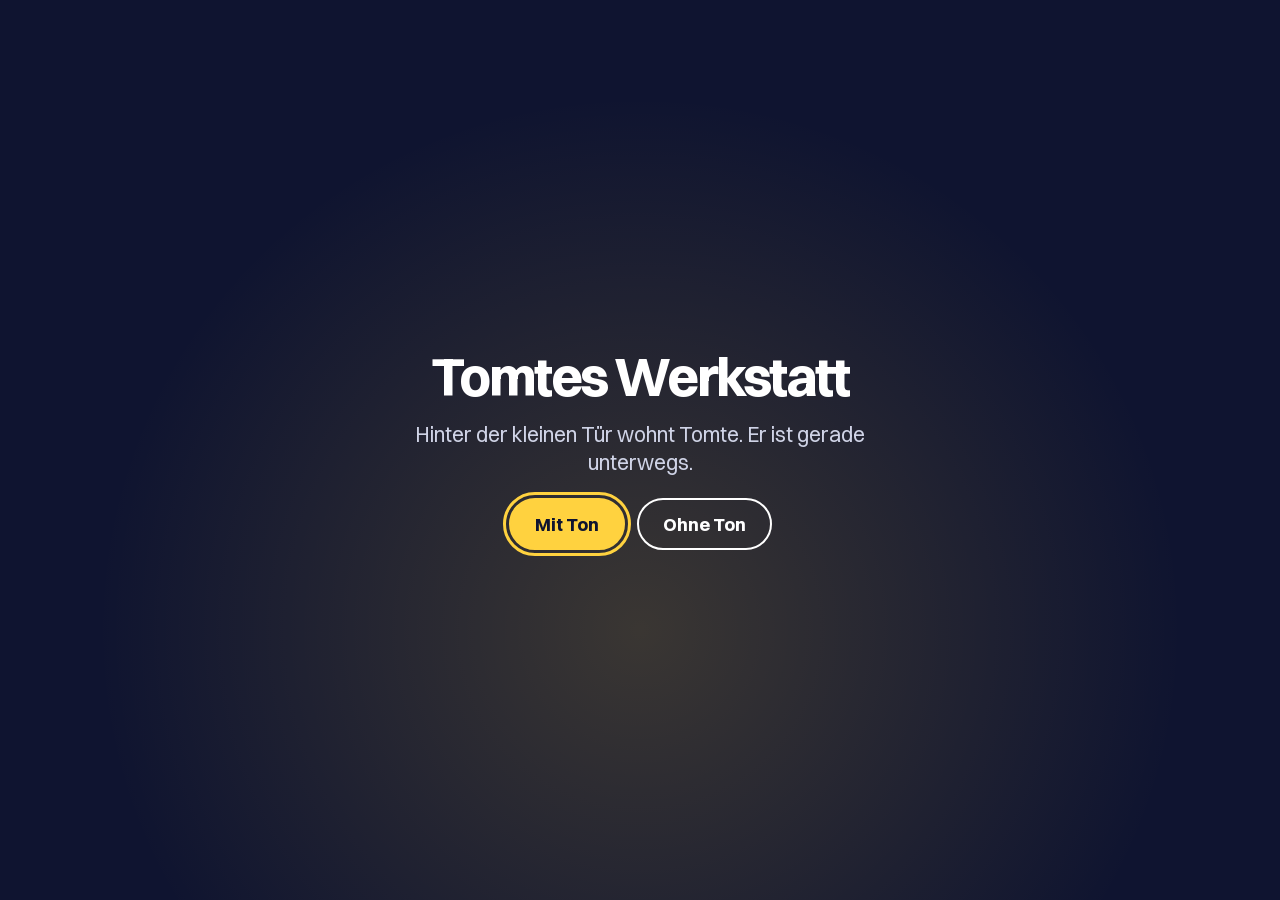
<file: werkstatt/index.html>
<!doctype html>
<html lang="de">
<head>
<meta charset="utf-8">
<meta name="viewport" content="width=device-width, initial-scale=1, viewport-fit=cover">
<title>Tomtes Werkstatt – Tomtini</title>
<meta name="description" content="Ein Blick durch Tomtes Tür: acht Zimmer zum Durchklicken, mit leuchtenden Punkten und Geräuschen. Tomte selbst ist gerade nicht da.">
<link rel="canonical" href="https://tomtini.kids/werkstatt/">
<link rel="icon" href="../favicon.svg" type="image/svg+xml">
<link rel="apple-touch-icon" href="../bild/touch-icon.png">
<meta name="theme-color" content="#0f1430">
<meta property="og:type" content="website">
<meta property="og:site_name" content="Tomtini">
<meta property="og:locale" content="de_DE">
<meta property="og:url" content="https://tomtini.kids/werkstatt/">
<meta property="og:title" content="Tomtes Werkstatt">
<meta property="og:description" content="Acht Zimmer hinter der Wichteltür. Tippt auf die leuchtenden Punkte.">
<meta property="og:image" content="https://tomtini.kids/werkstatt/bild/wohnzimmer-1600.webp">
<meta name="twitter:card" content="summary_large_image">
<link rel="preload" as="image" href="bild/flur-960.webp" fetchpriority="high">
<style>
@font-face{font-family:"Switzer";src:url("../fonts/switzer.woff2") format("woff2");font-weight:100 900;font-display:swap}
:root{--nacht:#0f1430;--gelb:#ffd23f;--rot:#db3820;--weiss:#fff;--leise:#cfd3e6;--ratio:1.7708}
*{box-sizing:border-box;margin:0;padding:0}
html,body{height:100%;background:var(--nacht);color:var(--weiss);font-family:"Switzer","Helvetica Neue",Helvetica,Arial,sans-serif;-webkit-font-smoothing:antialiased;overflow:hidden;overscroll-behavior:none}
button{font:inherit;color:inherit;cursor:pointer;-webkit-tap-highlight-color:transparent}
:focus-visible{outline:3px solid var(--gelb);outline-offset:3px}
/* iPhone: Seite minimal scrollbar, damit Safari seine Leisten beim Wischen einklappt */
html.wisch,html.wisch body{overflow-x:hidden;overflow-y:auto;height:auto}
html.wisch body{min-height:calc(100vh + 90px);min-height:calc(100lvh + 90px)}
.wischtipp{position:fixed;left:50%;bottom:calc(max(4px,env(safe-area-inset-bottom)) + 48px);transform:translateX(-50%);z-index:6;background:var(--gelb);color:var(--nacht);font-weight:700;font-size:15px;padding:9px 16px;border-radius:20px;box-shadow:0 4px 0 rgba(15,20,48,.5);white-space:nowrap;pointer-events:none;display:flex;align-items:center;gap:8px;transition:opacity .4s}
.wischtipp[hidden]{display:none}
.wischtipp svg{width:18px;height:18px;animation:hoch 1.4s ease-in-out infinite}
@keyframes hoch{0%,100%{transform:translateY(3px)}50%{transform:translateY(-4px)}}
@media (prefers-reduced-motion:reduce){.wischtipp svg{animation:none}}
.sr{position:absolute;width:1px;height:1px;overflow:hidden;clip:rect(0 0 0 0);white-space:nowrap}

/* Bühne: Bild immer ganz sichtbar, Punkte in Prozent darauf */
.buehne{position:fixed;inset:0;display:grid;place-items:center;touch-action:pan-y;overflow:hidden}
.rahmen{position:absolute;left:50%;top:50%;transform:translate(-50%,-50%);aspect-ratio:1792/1012;
  /* füllt den Bildschirm, schneidet aber höchstens so viel ab, dass alle Punkte sichtbar bleiben */
  width:min(max(100vw,calc(100vh * var(--ratio))),calc(100vh * var(--ratio) * 1.33));
  width:min(max(100vw,calc(100dvh * var(--ratio))),calc(100dvh * var(--ratio) * 1.33))}
@media (orientation:portrait){.rahmen{width:min(100vw,calc(100vh * var(--ratio)));width:min(100vw,calc(100dvh * var(--ratio)))}}
.rahmen svg{position:absolute;inset:0;width:100%;height:100%;display:block}

/* Text oben */
.kopf{position:fixed;left:0;right:0;top:0;padding:max(14px,env(safe-area-inset-top)) 170px 34px;text-align:center;background:linear-gradient(var(--nacht) 30%,rgba(15,20,48,0));pointer-events:none;z-index:3}
.kopf .ort{font-size:13px;font-weight:700;letter-spacing:.08em;text-transform:uppercase;color:var(--gelb)}
.kopf p{font-size:clamp(17px,2.1vw,26px);font-weight:600;line-height:1.22;letter-spacing:-.015em;max-width:34em;margin:4px auto 0;text-wrap:balance}
.kopf .tipp{font-size:14px;font-weight:400;color:var(--leise);margin-top:4px}

/* Blättern: große runde Knöpfe links/rechts */
.blatt{position:fixed;top:50%;transform:translateY(-50%);z-index:4;width:60px;height:60px;border-radius:50%;border:2px solid var(--weiss);background:rgba(15,20,48,.72);display:grid;place-items:center}
.blatt svg{width:26px;height:26px}
.blatt.vor{right:max(10px,env(safe-area-inset-right));background:var(--gelb);border-color:var(--gelb);color:var(--nacht);width:68px;height:68px}
.blatt.zur{left:max(10px,env(safe-area-inset-left))}
.blatt[hidden]{display:none}
@media (hover:hover){.blatt:hover{transform:translateY(-50%) scale(1.06)}}

/* Fortschritt */
.punkte{position:fixed;left:50%;transform:translateX(-50%);bottom:max(4px,env(safe-area-inset-bottom));display:flex;z-index:4}
.punkte button{width:30px;height:44px;border:0;background:none;display:grid;place-items:center}
.punkte button::before{content:"";width:9px;height:9px;border-radius:50%;background:rgba(255,255,255,.4);transition:background .3s,transform .3s}
.punkte button[aria-current="step"]::before{background:var(--gelb);transform:scale(1.35)}

/* Ton */
.ton{position:fixed;top:max(10px,env(safe-area-inset-top));right:max(10px,env(safe-area-inset-right));z-index:5;min-width:44px;height:44px;border-radius:22px;border:2px solid rgba(255,255,255,.7);background:rgba(15,20,48,.72);display:flex;align-items:center;gap:6px;padding:0 12px;font-size:14px;font-weight:600}
.ton svg{width:20px;height:20px}
.vbild{position:fixed;top:max(10px,env(safe-area-inset-top));right:calc(max(10px,env(safe-area-inset-right)) + 108px);z-index:5;width:44px;height:44px;border-radius:22px;border:2px solid rgba(255,255,255,.7);background:rgba(15,20,48,.72);display:grid;place-items:center}
.vbild svg{width:20px;height:20px}
.vbild[hidden]{display:none}
.heim{position:fixed;top:max(10px,env(safe-area-inset-top));left:max(10px,env(safe-area-inset-left));z-index:5;height:44px;display:flex;align-items:center;padding:0 12px;border-radius:22px;border:2px solid rgba(255,255,255,.7);background:rgba(15,20,48,.72);color:#fff;text-decoration:none;font-size:14px;font-weight:600}

/* Leuchtpunkte */
#spots.weg .spot{opacity:0!important;transition:opacity .3s ease}
.rahmen svg{transition:opacity .6s ease-in-out;will-change:opacity}
.rahmen svg.aus{opacity:0}
.kopf p,.kopf .ort,.kopf .tipp{transition:opacity .6s ease-in-out}
.kopf.wechsel p,.kopf.wechsel .ort,.kopf.wechsel .tipp{opacity:0}
.spot{opacity:0;transform:scale(.6);transition:opacity .45s ease,transform .45s cubic-bezier(.3,1.4,.5,1)}
.spot.da{opacity:1;transform:none}
.spot{position:absolute;width:48px;height:48px;margin:-24px 0 0 -24px;border:0;background:none;border-radius:50%;z-index:2}
.spot::before{content:"";position:absolute;inset:15px;border-radius:50%;background:var(--gelb);box-shadow:0 0 0 3px rgba(15,20,48,.55),0 0 14px 4px rgba(255,210,63,.75)}
.spot::after{content:"";position:absolute;inset:12px;border-radius:50%;border:2px solid var(--gelb);animation:puls 2.2s ease-out infinite;animation-delay:var(--d,0s)}
.spot.gesehen::before{background:#fff;opacity:.55;box-shadow:0 0 0 3px rgba(15,20,48,.45)}
.spot.gesehen::after{animation:none;opacity:0}
@keyframes puls{0%{transform:scale(.6);opacity:1}80%,100%{transform:scale(2.1);opacity:0}}

/* Sprechzettel */
.zettel{position:absolute;z-index:3;max-width:min(300px,42vw);background:#fffdf6;color:#27306b;border:2px solid var(--nacht);box-shadow:6px 6px 0 rgba(15,20,48,.6);padding:12px 15px;font-size:clamp(15px,1.6vw,19px);line-height:1.28;font-weight:600;pointer-events:none;opacity:0;transform:translateY(6px) scale(.97);transition:opacity .25s,transform .25s}
.zettel.an{opacity:1;transform:none}
.zettel.oben{transform:translate(-50%,-4px);z-index:4;max-width:min(600px,calc(100vw - 280px));font-size:14px;line-height:1.2;padding:5px 12px;text-align:center;box-shadow:4px 4px 0 rgba(15,20,48,.6)}
.zettel.oben.an{transform:translate(-50%,0)}
.kopf{transition:opacity .2s}.kopf.still{opacity:0}

/* Mikroaktionen */
.fx{position:absolute;z-index:2;pointer-events:none;width:0;height:0}
.fx i{position:absolute;left:0;top:0;font-style:normal;will-change:transform,opacity}
.fx .dampf{width:14px;height:34px;margin:-30px 0 0 -7px;border-radius:50%;background:radial-gradient(ellipse at center,rgba(255,255,255,.75),rgba(255,255,255,0) 70%);animation:dampf 1.8s ease-out forwards}
@keyframes dampf{0%{opacity:0;transform:translate(0,0) scale(.6)}25%{opacity:.9}100%{opacity:0;transform:translate(var(--x),-70px) scale(1.6)}}
.fx .funke{width:7px;height:7px;margin:-3px;border-radius:50%;background:#fff6c8;box-shadow:0 0 8px 3px rgba(255,210,63,.9);animation:funke 1.1s ease-out forwards}
@keyframes funke{0%{opacity:1;transform:translate(0,0) scale(1)}100%{opacity:0;transform:translate(var(--x),var(--y)) scale(.3)}}
.fx .glut{width:160px;height:160px;margin:-80px;border-radius:50%;background:radial-gradient(circle,rgba(255,200,90,.55),rgba(255,200,90,0) 65%);animation:glut 1.6s ease-in-out forwards}
@keyframes glut{0%{opacity:0}20%{opacity:1}40%{opacity:.55}55%{opacity:.95}75%{opacity:.6}100%{opacity:0}}
.fx .note,.fx .zz{font-size:26px;font-weight:800;color:var(--gelb);text-shadow:0 0 6px rgba(15,20,48,.8);animation:schweb 2s ease-out forwards}
.fx .zz{color:#fff;font-size:22px}
@keyframes schweb{0%{opacity:0;transform:translate(0,0) rotate(0)}20%{opacity:1}100%{opacity:0;transform:translate(var(--x),-80px) rotate(var(--r))}}
.fx .flocke{width:6px;height:6px;margin:-3px;border-radius:50%;background:#fff;animation:flocke 2.2s linear forwards}
@keyframes flocke{0%{opacity:0;transform:translate(0,-40px)}15%{opacity:1}100%{opacity:0;transform:translate(var(--x),60px)}}
.fx .ring{width:20px;height:20px;margin:-10px;border-radius:50%;border:3px solid var(--gelb);animation:ring .7s ease-out forwards}
@keyframes ring{0%{opacity:1;transform:scale(.5)}100%{opacity:0;transform:scale(4)}}
.fx .wackel{display:none}
/* Kamera atmet ganz leicht, Spiegelung */
.rahmen{container-type:inline-size}
#kamera{position:absolute;inset:0;transform-origin:50% 55%;animation:kamera 46s ease-in-out infinite;will-change:transform}
@keyframes kamera{0%,100%{transform:scale(1.005) translate(0,0)}50%{transform:scale(1.04) translate(-.7%,-.5%)}}
.rahmen svg.spiegel{transform:scaleX(-1)}
/* Lebendige Kleinigkeiten */
#amb{position:absolute;inset:0;pointer-events:none;overflow:hidden;transition:opacity .6s ease-in-out}
#amb.aus{opacity:0}
#amb i{position:absolute;display:block;font-style:normal}
.a-licht{width:.75cqw;height:.75cqw;margin:-.375cqw;border-radius:50%;background:#fff8dc;box-shadow:0 0 .6cqw .3cqw rgba(255,214,120,.95),0 0 2cqw .7cqw rgba(255,186,80,.45);opacity:0;animation:aLicht var(--t) ease-in-out var(--d) infinite alternate}
.a-licht.weiss{background:#fff;box-shadow:0 0 .4cqw .15cqw rgba(220,235,255,.9)}
@keyframes aLicht{0%,15%{opacity:0}60%{opacity:.7}100%{opacity:1}}
.a-glut,.a-puls{width:var(--s);height:var(--s);margin:calc(var(--s) / -2) 0 0 calc(var(--s) / -2);border-radius:50%;background:radial-gradient(circle,rgba(255,220,140,.8),rgba(255,180,80,.3) 38%,rgba(255,180,80,0) 70%)}
.a-glut{animation:aFlacker var(--t) linear var(--d) infinite}
@keyframes aFlacker{0%,100%{opacity:.5;transform:scale(1)}9%{opacity:.95;transform:scale(1.09)}17%{opacity:.45;transform:scale(.95)}29%{opacity:1;transform:scale(1.12)}41%{opacity:.4;transform:scale(.94)}55%{opacity:.9;transform:scale(1.06)}68%{opacity:.55;transform:scale(.98)}82%{opacity:1;transform:scale(1.1)}}
.a-puls{animation:aPuls var(--t) ease-in-out var(--d) infinite}
@keyframes aPuls{0%,100%{opacity:.3;transform:scale(.95)}50%{opacity:1;transform:scale(1.06)}}
.a-dampf{width:1.6cqw;height:3.8cqw;margin:-3.2cqw 0 0 -.8cqw;border-radius:50%;background:radial-gradient(ellipse,rgba(255,255,255,.7),rgba(255,255,255,0) 70%);opacity:0;animation:aDampf 4.8s ease-out var(--d) infinite}
@keyframes aDampf{0%{opacity:0;transform:translate(0,0) scale(.5)}22%{opacity:.8}100%{opacity:0;transform:translate(var(--x),-6.5cqw) scale(2)}}
.a-staub{width:.38cqw;height:.38cqw;border-radius:50%;background:#fff3cc;box-shadow:0 0 .35cqw rgba(255,230,160,.85);opacity:0;animation:aStaub var(--t) linear var(--d) infinite}
@keyframes aStaub{0%{opacity:0;transform:translate(0,0)}20%{opacity:1}80%{opacity:.7}100%{opacity:0;transform:translate(var(--x),var(--y))}}
.a-fenster{overflow:hidden}
.a-fenster.rund{border-radius:50%}
.a-flocke{width:.42cqw;height:.42cqw;top:-6%;border-radius:50%;background:#fff;opacity:.9;animation:aFlocke var(--t) linear var(--d) infinite}
@keyframes aFlocke{0%{transform:translate(0,0)}100%{transform:translate(var(--x),11cqw)}}
.a-funkel{width:var(--s);height:var(--s);margin:calc(var(--s) / -2) 0 0 calc(var(--s) / -2);background:radial-gradient(circle,rgba(255,255,255,.95) 0,rgba(255,240,180,.45) 10%,rgba(255,240,180,0) 28%);opacity:0;animation:aFunkel var(--t) ease-in-out var(--d) infinite}
.a-funkel::before,.a-funkel::after{content:"";position:absolute;left:50%;top:0;width:.2cqw;height:100%;margin-left:-.08cqw;border-radius:50%;background:linear-gradient(rgba(255,255,255,0),#fff 50%,rgba(255,255,255,0))}
.a-funkel::after{transform:rotate(90deg)}
@keyframes aFunkel{0%,62%,100%{opacity:0;transform:scale(.2) rotate(0)}78%{opacity:1;transform:scale(1) rotate(45deg)}92%{opacity:.35;transform:scale(.55) rotate(80deg)}}
.a-strahl{transform-origin:50% 0;width:var(--w);height:var(--h);margin-left:calc(var(--w) / -2);background:radial-gradient(ellipse 50% 100% at 50% 0,rgba(255,226,160,.55),rgba(255,214,140,.18) 55%,rgba(255,214,140,0) 100%);opacity:0;animation:aStrahl var(--t) ease-in-out var(--d) infinite}
@keyframes aStrahl{0%,100%{opacity:.25;transform:rotate(var(--r)) translateX(0)}40%{opacity:.9;transform:rotate(calc(var(--r) + var(--dr))) translateX(.6cqw)}70%{opacity:.45;transform:rotate(calc(var(--r) - var(--dr) / 2)) translateX(-.4cqw)}}
.a-strahl.unten{transform-origin:50% 100%;margin-top:calc(var(--h) * -1);background:radial-gradient(ellipse 50% 100% at 50% 100%,rgba(255,196,100,.68),rgba(255,170,70,.22) 55%,rgba(255,170,70,0) 100%);animation-name:aStrahlU;animation-timing-function:linear}
@keyframes aStrahlU{0%,100%{opacity:.35;transform:rotate(var(--r))}13%{opacity:.75}24%{opacity:.4;transform:rotate(calc(var(--r) + var(--dr)))}39%{opacity:.85}52%{opacity:.3;transform:rotate(calc(var(--r) - var(--dr)))}67%{opacity:.7}81%{opacity:.45;transform:rotate(var(--r))}}
.a-kegel{width:var(--w);height:var(--h);margin-left:calc(var(--w) / -2);clip-path:polygon(38% 0,62% 0,100% 100%,0 100%);background:linear-gradient(rgba(255,214,140,.6),rgba(255,200,120,0));animation:aPuls var(--t) ease-in-out var(--d) infinite}
.a-licht.leise{width:.55cqw;height:.55cqw;margin:-.275cqw;box-shadow:0 0 .45cqw .2cqw rgba(255,214,120,.8),0 0 1.2cqw .4cqw rgba(255,186,80,.28);animation-name:aLichtL}
@keyframes aLichtL{0%,30%{opacity:0}75%{opacity:.45}100%{opacity:.8}}
.a-glut.leise{background:radial-gradient(circle,rgba(255,214,130,.5),rgba(255,180,80,.16) 38%,rgba(255,180,80,0) 70%);animation-name:aFlackerL}
@keyframes aFlackerL{0%,100%{opacity:.55;transform:scale(1)}15%{opacity:.75;transform:scale(1.03)}35%{opacity:.6}55%{opacity:.8;transform:scale(1.04)}75%{opacity:.62;transform:scale(.99)}}
.a-glut.laut{background:radial-gradient(circle,rgba(255,226,150,.95),rgba(255,180,80,.38) 38%,rgba(255,180,80,0) 70%)}
.a-puls.laut{background:radial-gradient(circle,rgba(255,226,150,.9),rgba(255,180,80,.34) 38%,rgba(255,180,80,0) 70%)}
.a-dampf.laut{width:2cqw;height:4.6cqw;margin:-3.8cqw 0 0 -1cqw;background:radial-gradient(ellipse,rgba(255,255,255,.8),rgba(255,255,255,0) 70%);animation-name:aDampfL}
@keyframes aDampfL{0%{opacity:0;transform:translate(0,0) scale(.5)}20%{opacity:.9}100%{opacity:0;transform:translate(var(--x),-8.5cqw) scale(2.3)}}
.a-funkel.laut{animation-name:aFunkelL}
.a-funkel.laut::before,.a-funkel.laut::after{width:.26cqw;margin-left:-.13cqw}
@keyframes aFunkelL{0%,50%,100%{opacity:0;transform:scale(.2) rotate(0)}68%{opacity:1;transform:scale(1.1) rotate(45deg)}84%{opacity:.5;transform:scale(.7) rotate(80deg)}}
.a-stern{width:var(--s);height:var(--s);margin:calc(var(--s) / -2) 0 0 calc(var(--s) / -2);background:radial-gradient(circle,#fff 0,rgba(255,255,255,.6) 6%,rgba(255,255,255,0) 14%);opacity:0;animation:aStern var(--t) ease-in-out var(--d) infinite}
.a-stern::before,.a-stern::after{content:"";position:absolute;left:50%;top:0;width:.11cqw;height:100%;margin-left:-.055cqw;background:linear-gradient(rgba(255,255,255,0),#fff 50%,rgba(255,255,255,0))}
.a-stern::after{transform:rotate(90deg)}
@keyframes aStern{0%,100%{opacity:.1;transform:scale(.5)}50%{opacity:1;transform:scale(1)}}
.a-schweb{width:2cqw;margin:-1cqw 0 0 -1cqw;text-align:center;font-weight:800;font-size:1.45cqw;line-height:1;color:var(--gelb);text-shadow:0 0 .4cqw rgba(15,20,48,.85);opacity:0;animation:aSchweb var(--t) ease-out var(--d) infinite}
.a-schweb.zz{color:#fff;font-size:1.2cqw}
@keyframes aSchweb{0%{opacity:0;transform:translate(0,0) rotate(0)}8%{opacity:.95}40%{opacity:0;transform:translate(var(--x),-5cqw) rotate(var(--r))}100%{opacity:0;transform:translate(var(--x),-5cqw) rotate(var(--r))}}


/* Start, Drehen, Ende */
.schicht{position:fixed;inset:0;z-index:10;background:var(--nacht);display:grid;place-items:center;padding:24px;text-align:center}
.schicht[hidden]{display:none}
.schicht .innen{display:grid;gap:16px;justify-items:center;max-width:30em}
.schicht h1{font-size:clamp(30px,5vw,54px);letter-spacing:-.045em;line-height:1}
.schicht p{font-size:clamp(17px,2vw,21px);line-height:1.35;color:var(--leise)}
.knoepfe{display:flex;gap:12px;flex-wrap:wrap;justify-content:center;margin-top:6px}
.k{min-height:52px;padding:0 24px;border-radius:26px;border:2px solid var(--weiss);background:none;font-weight:700;font-size:18px;display:inline-flex;align-items:center;text-decoration:none;color:#fff}
.k.voll{background:var(--gelb);border-color:var(--gelb);color:var(--nacht)}
.start{background:radial-gradient(ellipse at 50% 70%,rgba(255,210,63,.18),transparent 60%),var(--nacht)}
.dreh{display:none}
.dreh .handy{width:56px;height:92px;border:4px solid #fff;border-radius:12px;position:relative;animation:dreh 2.4s ease-in-out infinite}
.dreh .handy::after{content:"";position:absolute;left:50%;bottom:6px;width:14px;height:4px;margin-left:-7px;border-radius:2px;background:#fff}
@keyframes dreh{0%,25%{transform:rotate(0)}55%,85%{transform:rotate(-90deg)}100%{transform:rotate(0)}}
.dreh small{font-size:14px;color:var(--leise);max-width:24em;line-height:1.4}
@media (orientation:portrait) and (max-width:600px){.dreh{display:grid}}
.ende{background:rgba(5,8,22,0);transition:background 1.6s ease;pointer-events:none}
.ende .innen{opacity:0;transition:opacity 1s ease 1.2s}
.ende.an{background:rgba(5,8,22,.94);pointer-events:auto}
.ende.an .innen{opacity:1}

@media (max-height:430px){
  .kopf{padding-top:max(8px,env(safe-area-inset-top));padding-bottom:22px}
  .kopf .ort{font-size:11px}.kopf .tipp{display:none}
  .kopf p{font-size:16px}
  .blatt{width:52px;height:52px}.blatt.vor{width:58px;height:58px}
  .heim,.ton{height:40px;min-width:40px;font-size:13px}
  .vbild{width:40px;height:40px;right:calc(max(10px,env(safe-area-inset-right)) + 100px)}
  .kopf{padding-left:150px;padding-right:160px}
}
@media (max-height:400px){
  .kopf{padding-top:max(6px,env(safe-area-inset-top));padding-bottom:16px}
  .kopf .ort{display:inline;margin-right:8px}
  .kopf p{display:inline;font-size:15px;margin:0}
  .punkte button{height:34px}
}
@media (prefers-reduced-motion:reduce){
  .spot,.rahmen svg,.kopf p,.kopf .ort,.kopf .tipp{transition:none}
  .spot::after,.dreh .handy{animation:none}
  .fx,#amb{display:none}
  #kamera{animation:none}
  .zettel,.ende,.ende .innen{transition:none}
}
</style>
</head>
<body>

<a class="heim" href="../#medien" data-zurueck>← Tomtini</a>
<button class="vbild" id="voll" type="button" aria-label="Vollbild" hidden><svg viewBox="0 0 24 24" fill="none" stroke="currentColor" stroke-width="2.4" stroke-linecap="round" stroke-linejoin="round"><path d="M4 9V4h5M20 9V4h-5M4 15v5h5M20 15v5h-5"/></svg></button>
<button class="ton" id="ton" type="button" aria-pressed="true" aria-label="Ton"><span id="tonIcon"></span><span id="tonText">Ton an</span></button>

<main class="buehne" id="buehne">
  <div class="rahmen" id="rahmen">
    <div id="kamera">
    <svg viewBox="0 0 1792 1012" preserveAspectRatio="xMidYMid meet" aria-hidden="true">
      <image id="bildAlt" x="0" y="0" width="1792" height="1012" preserveAspectRatio="xMidYMid slice"/>
      <image id="bildNeu" x="0" y="0" width="1792" height="1012" preserveAspectRatio="xMidYMid slice"/>
    </svg>
    <div id="amb" aria-hidden="true"></div>
    <div id="spots"></div>
    </div>
    <div class="zettel" id="zettel" role="status" aria-live="polite"></div>
  </div>
</main>

<header class="kopf" aria-live="polite">
  <div class="ort" id="ort"></div>
  <p id="text"></p>
  <div class="tipp" id="tipp">Tippt auf die leuchtenden Punkte.</div>
</header>

<button class="blatt zur" id="zur" type="button" aria-label="Zurück"><svg viewBox="0 0 24 24" fill="none" stroke="currentColor" stroke-width="3" stroke-linecap="round" stroke-linejoin="round"><path d="M15 5l-7 7 7 7"/></svg></button>
<button class="blatt vor" id="vor" type="button" aria-label="Weiter"><svg viewBox="0 0 24 24" fill="none" stroke="currentColor" stroke-width="3" stroke-linecap="round" stroke-linejoin="round"><path d="M9 5l7 7-7 7"/></svg></button>
<nav class="punkte" id="punkte" aria-label="Zimmer"></nav>
<div class="wischtipp" id="wischtipp" hidden><svg viewBox="0 0 24 24" fill="none" stroke="currentColor" stroke-width="3" stroke-linecap="round" stroke-linejoin="round"><path d="M12 19V5M6 11l6-6 6 6"/></svg>Einmal nach oben wischen, dann wird das Fenster groß</div>

<div class="schicht start" id="start">
  <div class="innen">
    <h1>Tomtes Werkstatt</h1>
    <p>Hinter der kleinen Tür wohnt Tomte. Er ist gerade unterwegs.</p>
    <div class="knoepfe">
      <button class="k voll" id="mitTon" type="button">Mit Ton</button>
      <button class="k" id="ohneTon" type="button">Ohne Ton</button>
    </div>
  </div>
</div>

<div class="schicht dreh" id="dreh" aria-live="polite">
  <div class="innen">
    <div class="handy" aria-hidden="true"></div>
    <p>Dreht das Handy, dann öffnet sich das Fenster.</p>
    <small>Dreht sich nichts? Dann die Drehsperre ausschalten.</small>
    <a class="k" href="../#medien" data-zurueck>Zurück zu Tomtini</a>
  </div>
</div>

<div class="schicht ende" id="ende" hidden>
  <div class="innen">
    <p style="font-size:clamp(22px,3vw,34px);font-weight:700;color:#fff;line-height:1.2">Er kommt zurück.<br>Er geht nie weit.</p>
    <div class="knoepfe">
      <button class="k voll" id="nochmal" type="button">Noch einmal schauen</button>
      <a class="k" href="../#medien" data-zurueck>Zurück zu Tomtini</a>
    </div>
  </div>
</div>

<script>
(function(){
  "use strict";
  /* x,y in Prozent des Bildes. s = Geräusch, f = Mikroaktion */
  var ZIMMER=[
    {id:"flur",basis:false,a:[["k",49,75.5,22,10],["f",66,61,1.4],["g",49.6,53.8,3.2,"-"],["p",49,69,9,5],["g",68.5,71.6,6,"-"],["l",[[61.3,76.9],[65.0,78.3],[62.7,78.5],[69.9,78.9]],"-"],["f",75.2,49.6,2.4],["f",48.7,45.2,1.6],["s",40,62,60,80,8]],ort:"Die Tür",text:"Das ist Tomtes Tür. Dahinter geht es hinein, Zimmer für Zimmer.",p:[
      {x:49.5,y:54,t:"Im Fensterchen ist Licht. So findet Mimi nach der Post heim.",s:"streichholz",f:"glut"},
      {x:65.5,y:62,t:"Im Briefkasten liegt Post. Mimi war schon da.",s:"briefkasten",f:"ring"},
      {x:57,y:64.5,t:"Die erste Zahl hängt noch hier. Die anderen zählt er drinnen.",s:"glitzer",f:"funken"},
      {x:68.5,y:72,t:"Die Laterne ist noch warm.",s:"laterne",f:"glut"},
      {x:77,y:75,t:"Tannenzapfen. Die sammelt er für den Winter.",s:"zapfen",f:"ring"}]},
    {id:"wohnzimmer",a:[["f",40,45,1.4,"+"],["f",46.5,46.5,1.4,"+"],["f",43,52.5,1.4,"+"],["f",48,52,1.4,"+"],["f",41,58,1.4,"+"],["f",84.5,20.5,1.8,"+"],["l",[[57.3,21.3],[76.5,22.8],[54.6,24.6],[73.4,24.5],[61.0,25.1],[64.0,26.5],[70.8,26.6],[49.3,26.9],[68.2,27.3],[44.1,28.5],[41.3,37.7],[52.0,41.0],[45.5,41.8],[38.9,48.1],[44.1,49.4],[44.2,50.4],[37.8,55.6],[49.8,56.7],[39.8,57.0],[48.1,58.7],[41.7,59.3]]],["p",44,44,20,7],["d",66.6,62,"+"],["f",39.5,26,2.6,"+"],["f",53,28,2.6,"+"],["f",74.6,28.6,2.6,"+"]],ort:"Wohnzimmer",text:"Der Baum leuchtet, auf dem Tisch dampft eine Tasse. Tomte ist gerade weg.",p:[
      {x:66.5,y:63.5,t:"Tomte war gerade noch hier und hat köstlichen Kakao getrunken.",s:"schluerfen",f:"dampf"},
      {x:43.5,y:50,t:"Jede Kugel hat er selbst bemalt.",s:"kugeln",f:"funken"},
      {x:78,y:62,t:"Die Decke ist noch warm. Hier hat Tomte eben gesessen.",s:"bett",f:"glut"},
      {x:61.5,y:56,t:"Auf der Tafel steht die 24. So weit zählt er mit euch.",s:"kreide",f:"ring"},
      {x:39.5,y:26,t:"Die Sterne hat er selbst gefaltet.",s:"sterne",f:"funken"},
      {x:60,y:33,t:"Die Papierkette hat er selbst geklebt.",s:"blaettern",f:"ring"},
      {x:52,y:79,t:"Durch diese Luke ist er heraufgekommen.",s:"treppe",f:"ring"}]},
    {id:"kueche",m:true,a:[["f",40,27,1.4],["f",51,25,1.4],["f",61,25,1.4],["f",69,26.5,1.4],["f",84.5,21.5,1.8],["f",47.5,48.5,1.6],["f",80,52,1.4],["f",88,52,1.4],["l",[[56.6,30.3],[75.6,30.8],[43.2,31.2],[78.6,31.3],[63.3,31.5],[35.7,31.6],[73.2,32.2],[55.2,32.3],[58.3,32.5],[65.8,32.5],[68.9,32.7],[51.7,32.8],[67.3,32.9],[70.8,33.0],[41.4,33.1],[48.0,33.1],[34.5,33.4],[61.9,33.5],[60.1,33.6],[79.2,33.6],[39.3,33.7],[53.1,33.6],[49.9,34.2],[80.1,34.6],[32.9,34.9],[81.9,34.8],[30.6,35.2],[81.3,35.6]],"-"],["d",50.2,45.5,"+"],["g",41,49.2,3,"+"],["p",48,39,9,6,"+"],["d",69.5,63],["s",66,66,86,80,8],["f",79,30,1.8]],ort:"Küche",text:"Es duftet nach Zimt und Vanille. Auf dem Tisch liegt noch Teig.",p:[
      {x:48,y:51,t:"Der Kessel pfeift. Gleich gibt es Tee.",s:"kessel",f:"dampf"},
      {x:77,y:74,t:"Im Teig fehlt ein Stern. Den hat er schon ausgestochen.",s:"ausstecher",f:"flocken"},
      {x:69,y:63,t:"Die Plätzchen müssen noch abkühlen.",s:"ofen",f:"dampf"},
      {x:45,y:32,t:"Die Lichter hat er heute schon früh angemacht.",s:"lichterkette",f:"glut"}]},
    {id:"werkstatt-neu",a:[["f",84.5,21.5,1.8],["f",71,34,1.4],["f",82,72,1.4],["f",61,34.5,1.3],["l",[[56.6,30.3],[75.6,30.9],[43.2,31.1],[78.6,31.4],[35.7,31.6],[46.7,31.8],[55.2,32.3],[73.2,32.2],[65.8,32.4],[68.9,32.7],[51.7,32.8],[37.5,32.9],[41.5,33.1],[48.1,33.1],[34.5,33.4],[39.3,33.6],[60.1,33.6],[79.2,33.6],[53.1,33.6],[49.9,34.2],[70.7,34.2],[80.1,34.6],[32.9,34.8],[30.6,35.2],[81.3,35.6],[58.2,35.8],[67.5,36.4],[30.0,43.1],[41.5,43.1],[35.8,43.5],[34.0,43.8],[39.4,43.8],[32.5,44.2],[87.6,48.6],[82.6,49.1],[83.2,50.5],[86.4,51.5]]],["p",49,45,11,5],["g",47.6,50.4,3],["d",67,51.5],["f",37,49.4,2.2],["f",46.6,36.4,2],["f",58.2,37,2],["f",42.6,45.8,1.6],["f",81.4,50.4,1.6]],ort:"Werkstatt",text:"Hier baut er Spielzeug, das Kinder glücklich macht.",p:[
      {x:48,y:43,t:"Die Lampe ist noch an. Er war eben noch hier.",s:"teleskop",f:"glut"},
      {x:54,y:40,t:"Der Hammer hängt schief. Eben hat er noch geklopft.",s:"hammer2",f:"funken"},
      {x:51.5,y:52,t:"Die kleine Eisenbahn ist fast fertig.",s:"dampflok",f:"ring"},
      {x:75.5,y:46,t:"Der Nussknacker passt auf die Werkstatt auf.",s:"nuss",f:"ring"},
      {x:67,y:53.5,t:"Noch eine Tasse. Beim Bauen trinkt er nebenbei.",s:"schluerfen",f:"dampf"},
      {x:36.5,y:49,t:"In der Maschine wächst ein kleiner Stern.",s:"maschine",f:"funken"},
      {x:73,y:70,t:"Lauter Päckchen. Für wen die wohl sind?",s:"geschenk",f:"funken"}]},
    {id:"schreibstube",m:true,a:[["f",84,38,1.8],["f",80,55,1.6],["f",66,57,1.8],["l",[[56.6,30.3],[75.6,30.8],[43.2,31.1],[78.6,31.4],[63.2,31.5],[35.7,31.6],[46.6,31.7],[73.2,32.2],[55.2,32.4],[65.8,32.4],[58.3,32.5],[68.9,32.6],[51.7,32.8],[71.0,32.8],[67.3,32.9],[37.5,33.0],[41.4,33.1],[48.0,33.1],[34.5,33.4],[61.9,33.5],[39.3,33.6],[79.2,33.6],[53.1,33.6],[60.1,33.7],[49.9,34.1],[80.1,34.7],[81.9,34.8],[30.6,35.2],[81.3,35.5],[46.4,36.6],[37.1,42.6],[41.4,43.0],[30.0,43.1],[33.9,43.8],[39.4,43.8],[32.4,44.4]]],["f",46.6,35.4,1.8],["f",51.8,35.4,1.8],["f",57,34.6,1.8],["f",55,40.6,1.6],["n",65,56,"\u266a\u266b\u266a",4.5]],ort:"Schreibstube",text:"Hier schreibt Tomte seine Briefe.",p:[
      {x:47,y:47,t:"Die Feder ist noch nass. Er hat gerade geschrieben.",s:"feder2",f:"ring"},
      {x:54,y:41,t:"Ein Brief mit rotem Siegel. Noch nicht ganz fertig.",s:"blaettern",f:"funken"},
      {x:49,y:35,t:"Die Glöckchen läuten, wenn Post kommt.",s:"glocken",f:"funken"},
      {x:66,y:61,t:"Das Grammophon spielt sein Lieblingslied.",s:"grammophon2",f:"noten"},
      {x:80,y:60,t:"Fump! Durchs Rohr kommt ein neuer Brief.",s:"rohrpost2",f:"ring"}]},
    {id:"vorratskammer",a:[["f",84.5,21.5,1.8,"+"],["f",46,38,1.4,"+"],["f",50,38,1.4,"+"],["f",53,38,1.4,"+"],["l",[[56.7,30.3],[43.2,31.1],[75.9,31.4],[35.7,31.5],[63.3,31.5],[46.7,31.9],[78.8,31.9],[55.2,32.4],[66.5,32.6],[73.7,32.5],[69.7,32.6],[51.7,32.8],[37.5,32.9],[41.4,33.1],[48.1,33.1],[34.5,33.4],[61.9,33.5],[39.4,33.7],[53.1,33.7],[60.2,33.7],[49.9,34.2],[79.7,34.7],[32.9,34.8],[30.6,35.2],[81.3,36.3],[55.5,36.9],[52.8,37.0],[72.6,37.3],[29.9,43.1],[35.8,43.7],[28.8,43.9],[39.4,43.9],[34.1,44.0],[32.5,44.5]],"-"],["g",72.5,37,4.5,"-"],["g",76.6,37.2,4.5,"-"],["g",53,63.6,4.5,"-"],["g",56.6,63.6,4.5,"-"],["g",52.8,56.6,2.6,"-"],["g",54.6,56.8,2.6,"-"]],ort:"Vorratskammer",text:"Kisten, Wolle, Kerzen. Tomte hebt alles auf.",p:[
      {x:71,y:74,t:"Ein Knäuel Schnur ist vom Regal gerollt. Tomte hatte es eilig.",s:"bett",f:"ring"},
      {x:72.5,y:36,t:"Hier brennt nur diese eine Laterne.",s:"kerze",f:"glut"},
      {x:54,y:56,t:"Kerzen für den ganzen Dezember.",s:"kerzen",f:"glut"},
      {x:79,y:62,t:"Die Leiter steht noch da. Er musste ganz nach oben.",s:"leiter",f:"ring"}]},
    {id:"schlafzimmer",a:[["f",84.5,21.5,1.8],["f",81,57,1.4],["f",69,26,1.3],["l",[[58.9,39.8],[47.8,40.8],[59.5,41.5],[55.0,41.6],[49.8,42.0],[51.8,42.3]],"-"],["g",61.3,51,5],["p",61,52,14,7],["d",81.5,56.5],["f",70.5,22,1.6]],ort:"Schlafzimmer",text:"Hier schläft er. Wenn er mal schläft.",p:[
      {x:46,y:56,t:"Das Bett ist zerwühlt. Er ist schnell aufgestanden.",s:"bett",f:"ring"},
      {x:61.5,y:54,t:"Das Buch liegt offen. Er liest gern vor dem Schlafen.",s:"blaettern",f:"glut"},
      {x:71,y:24.5,t:"Tick, tack. Bald ist es Morgen.",s:"uhr2",f:"ring"},
      {x:55,y:66.5,t:"Seine Hausschuhe. So klein.",s:"glitzer",f:"funken"},
      {x:72,y:47,t:"Im Schrank hängt seine Ersatzmütze.",s:"schrank",f:"ring"},
      {x:82,y:57,t:"Aus der Schüssel steigt noch Dampf.",s:null,f:"dampf"}]},
    {id:"dachkammer",m:true,basis:false,a:[["p",54,85,34,6],["u",53,89,7],["f",66,51,1.4],["f",72,59,1.4],["l",[[64.7,31.2],[68.7,32.0],[88.6,46.3],[23.1,46.7],[15.1,47.4],[81.7,47.2],[21.0,48.2],[81.3,49.1],[75.8,49.2],[82.5,49.4],[85.5,50.1],[19.4,50.3],[17.1,50.3],[86.5,50.7],[83.2,50.8],[84.5,51.3],[76.7,51.7],[79.5,52.0],[77.8,52.5]]],["w",50.4,38.4,5.8,10.4,11,1],["lw",[[54,40.6],[51.6,39.2],[55.2,44.2],[52.7,47.4]]],["f",61,39.6,2.8],["f",69,33,2.2],["f",76.3,29,2.4],["f",70.5,43,1.8],["f",36.6,41.8,1.8],["g",60.5,63.8,5.5],["n",43,58,"zZz",5]],ort:"Dachkammer",text:"Ganz oben. Das Fenster steht offen.",p:[
      {x:52.5,y:43,t:"Durch dieses Fenster ist er hinaus. Draußen schneit es.",s:"tuer",f:"flocken"},
      {x:66.5,y:57,t:"Mit dem Fernrohr zählt er die Sterne.",s:"teleskop",f:"funken"},
      {x:74,y:62,t:"In der Kiste sammelt er Dinge, die er unterwegs findet.",s:"truhe",f:"funken"},
      {x:61,y:40,t:"Den hellsten Stern hat er für euch aufgehängt.",s:"glitzer",f:"funken"},
      {x:42,y:43,t:"Getrocknete Äpfel. Sein Vorrat für den Winter.",s:"bett",f:"ring"},
      {x:42,y:61,t:"Hier oben schläft Mimi, wenn sie müde ist. Also fast immer.",s:"schnarchen",f:"zzz"},
      {x:24.5,y:53,t:"Der Teddy brummt, wenn man ihn kippt.",s:"teddy",f:"ring"},
      {x:22.3,y:74.5,t:"Ein Kreisel. Er hat ihn heute schon ausprobiert.",s:"kreisel",f:"funken"}]}
  ];

  var $=function(s){return document.getElementById(s)};
  var still=matchMedia("(prefers-reduced-motion: reduce)").matches;
  var gross=(Math.min(screen.width,screen.height)*(devicePixelRatio||1))>820 || innerWidth*(devicePixelRatio||1)>1500;
  var src=function(i){return "bild/"+ZIMMER[i].id+"-"+(gross?"1600":"960")+".webp?v=20261126b"};
  var NS="http://www.w3.org/1999/xlink";
  var bildAlt=$("bildAlt"), bildNeu=$("bildNeu");
  var nr=0, tonAn=true, laeuft=false, zettelTimer=null, cache={}, toene={};

  /* ---- Ton ---- */
  var ICON_AN='<svg viewBox="0 0 24 24" fill="none" stroke="currentColor" stroke-width="2.2" stroke-linecap="round" stroke-linejoin="round"><path d="M4 9v6h4l5 4V5L8 9z"/><path d="M16.5 8.5a5 5 0 0 1 0 7"/><path d="M19 6a8.5 8.5 0 0 1 0 12"/></svg>';
  var ICON_AUS='<svg viewBox="0 0 24 24" fill="none" stroke="currentColor" stroke-width="2.2" stroke-linecap="round" stroke-linejoin="round"><path d="M4 9v6h4l5 4V5L8 9z"/><path d="M17 9l5 6M22 9l-5 6"/></svg>';
  function tonZeigen(){$("tonIcon").innerHTML=tonAn?ICON_AN:ICON_AUS;$("tonText").textContent=tonAn?"Ton an":"Ton aus";$("ton").setAttribute("aria-pressed",String(tonAn));}
  function ton(n){if(!n)return null;if(!toene[n]){var a=new Audio("ton/"+n+".mp3?v=20261123c");a.preload="auto";toene[n]=a;}return toene[n];}
  /* ---- Hintergrundmusik: verlustfreie Schleife über Web Audio (lückenlos, Lautstärke auch auf dem iPhone regelbar) ---- */
  var LEISE=0.2, GEDUCKT=0.05, actx=null, mGain=null, mQuelle=null, mLaedt=false, mEl=null;
  function musikAn(){
    if(!tonAn)return;
    try{
      if(!actx){var AC=window.AudioContext||window.webkitAudioContext;if(!AC)throw 0;actx=new AC();mGain=actx.createGain();mGain.gain.value=0;mGain.connect(actx.destination);}
      if(actx.state==="suspended")actx.resume();
      if(!mQuelle&&!mLaedt){mLaedt=true;
        fetch("ton/musik.flac?v=20261123c").then(function(r){return r.arrayBuffer()}).then(function(b){return new Promise(function(ok,nein){actx.decodeAudioData(b,ok,nein)})})
        .catch(function(){return fetch("ton/musik.mp3?v=20261123c").then(function(r){return r.arrayBuffer()}).then(function(b){return new Promise(function(ok,nein){actx.decodeAudioData(b,ok,nein)})})})
        .then(function(buf){mQuelle=actx.createBufferSource();mQuelle.buffer=buf;mQuelle.loop=true;mQuelle.connect(mGain);mQuelle.start();blende(LEISE,1.5);})
        .catch(function(){mLaedt=false;});
      } else blende(LEISE,0.8);
    }catch(e){ /* sehr alte Browser: einfache Schleife */
      if(!mEl){mEl=new Audio("ton/musik.mp3?v=20261123c");mEl.loop=true;mEl.volume=LEISE;}
      var p=mEl.play();if(p&&p.catch)p.catch(function(){});
    }
  }
  function blende(z,dauer){if(!mGain)return;var g=mGain.gain,t=actx.currentTime;g.cancelScheduledValues(t);g.setValueAtTime(g.value,t);g.linearRampToValueAtTime(z,t+dauer);}
  function musikAus(){if(mEl)mEl.pause();if(!actx)return;blende(0,0.4);setTimeout(function(){if(!tonAn&&actx)actx.suspend();},450);}
  function ducken(){if(!tonAn||!mGain)return;var g=mGain.gain,t=actx.currentTime;g.cancelScheduledValues(t);g.setValueAtTime(g.value,t);g.linearRampToValueAtTime(GEDUCKT,t+0.15);g.setValueAtTime(GEDUCKT,t+2.2);g.linearRampToValueAtTime(LEISE,t+3.4);}
  document.addEventListener("visibilitychange",function(){if(!actx)return;if(document.hidden)actx.suspend();else if(tonAn)actx.resume();});

  function spiel(n){if(!tonAn||!n)return;ducken();Object.keys(toene).forEach(function(k){var x=toene[k];if(!x.paused){x.pause();}});var a=ton(n);try{a.currentTime=0;var p=a.play();if(p&&p.catch)p.catch(function(){});}catch(e){}}
  function toeneLaden(i){if(!tonAn)return;(ZIMMER[i].p||[]).forEach(function(h){ton(h.s)});}
  $("ton").onclick=function(){tonAn=!tonAn;if(!tonAn){Object.keys(toene).forEach(function(k){toene[k].pause()});musikAus();}else{toeneLaden(nr);musikAn();}tonZeigen();try{localStorage.setItem("tomtini-werkstatt-ton",tonAn?"1":"0")}catch(e){}};

  /* ---- Vollbild (iPhone kann das für Webseiten nicht, dort bleibt der Knopf weg) ---- */
  var de=document.documentElement, fsAn=de.requestFullscreen||de.webkitRequestFullscreen;
  if(fsAn&&(document.fullscreenEnabled||document.webkitFullscreenEnabled)){
    $("voll").hidden=false;
    $("voll").onclick=function(){
      var drin=document.fullscreenElement||document.webkitFullscreenElement;
      if(drin){(document.exitFullscreen||document.webkitExitFullscreen).call(document);}
      else{var p=fsAn.call(de);if(p&&p.then)p.then(function(){try{screen.orientation.lock("landscape").catch(function(){})}catch(e){}}).catch(function(){});}
    };
    var fsZeigen=function(){var drin=!!(document.fullscreenElement||document.webkitFullscreenElement);$("voll").setAttribute("aria-label",drin?"Vollbild beenden":"Vollbild");$("voll").setAttribute("aria-pressed",String(drin));};
    document.addEventListener("fullscreenchange",fsZeigen);document.addEventListener("webkitfullscreenchange",fsZeigen);
  }

  /* ---- iPhone: Safari-Leisten wegwischen ---- */
  var iphone=/iPhone|iPod/.test(navigator.userAgent);
  if(iphone){document.documentElement.classList.add("wisch");}
  var tippGezeigt=false;
  function wischPruefen(){
    if(!iphone||tippGezeigt)return;
    var quer=innerWidth>innerHeight, leistenDa=innerHeight<screen.width-40;
    if(quer&&leistenDa&&scrollY<10){$("wischtipp").hidden=false;}
  }
  function wischWeg(){if(!$("wischtipp").hidden){$("wischtipp").hidden=true;tippGezeigt=true;}}
  addEventListener("scroll",function(){if(scrollY>5)wischWeg();},{passive:true});
  addEventListener("resize",function(){if(iphone&&innerHeight>=screen.width-40)wischWeg();else if(!tippGezeigt&&$("start").hidden)wischPruefen();});

  /* ---- Bilder ---- */
  function laden(i){if(i<0||i>=ZIMMER.length)return Promise.resolve();var u=src(i);if(!cache[u]){cache[u]=new Promise(function(ok){var im=new Image();im.onload=im.onerror=function(){ok()};im.src=u;});}return cache[u];}
  function setz(el,u){if(!u){el.removeAttribute("href");el.removeAttributeNS(NS,"href");return;}el.setAttribute("href",u);el.setAttributeNS(NS,"xlink:href",u);}

  function voll(){}
  /* ---- Spiegeln und lebendige Kleinigkeiten ---- */
  var BASIS=[["p",54,85,34,6],["p",27,11.5,19,7],["o",27,11,6],["u",53,89,7],["s",18,10,34,46,16]];
  function X(x){return ZIMMER[nr]&&ZIMMER[nr].m?100-x:x}
  function ambBauen(z){
    var box=$("amb");box.innerHTML="";if(still)return;
    var R=function(a,b){return a+Math.random()*(b-a)},f2=function(v){return v.toFixed(2)};
    var el=function(cls,x,y,vars,ziel){var i=document.createElement("i");i.className=cls;i.style.left=x+"%";i.style.top=y+"%";for(var k in vars)i.style.setProperty(k,vars[k]);(ziel||box).appendChild(i);return i;};
    (z.basis===false?[]:BASIS).concat(z.a||[]).forEach(function(a){
      var mz=a[a.length-1],mod=mz==="-"?" leise":mz==="+"?" laut":"",fak=mz==="-"?1.45:mz==="+"?.8:1;
      var el0=el;el=function(c,x,y,v,zi){if(v&&v["--t"]&&/^[\d.]+s$/.test(v["--t"]))v["--t"]=f2(parseFloat(v["--t"])*fak)+"s";return el0(c+(/a-(licht|glut|puls|dampf|funkel)/.test(c)?mod:""),x,y,v,zi);};
      switch(a[0]){
        case "lw":a[1].forEach(function(p){el("a-stern",X(p[0]),p[1],{"--s":f2(R(.9,1.3))+"cqw","--t":f2(R(1.6,3.2))+"s","--d":f2(-R(0,3))+"s"});});break;
        case "l":a[1].forEach(function(p){el("a-licht",X(p[0]),p[1],{"--t":f2(R(.9,2.4))+"s","--d":f2(-R(0,4))+"s"});});break;
        case "g":el("a-glut",X(a[1]),a[2],{"--s":(a[3]*(mod===" leise"?1:mod===" laut"?1.9:1.5))+"cqw","--t":f2(R(2.2,3.6))+"s","--d":f2(-R(0,3))+"s"});break;
        case "p":el("a-puls",X(a[1]),a[2],{"--s":(a[3]*(mod?1.4:1))+"cqw","--t":(typeof a[4]==="number"?a[4]:6)+"s","--d":f2(-R(0,6))+"s"});break;
        case "d":var nd=mod?7:5;for(var k=0;k<nd;k++)el("a-dampf",X(a[1]),a[2],{"--x":f2(R(-1.8,1.8))+"cqw","--d":f2(k*4.8/nd)+"s"});break;
        case "s":for(var n=0;n<a[5]*2;n++){var t=R(7,13);el("a-staub",X(R(a[1],a[3])),R(a[2],a[4]),{"--x":f2(R(-2.5,2.5))+"cqw","--y":f2(R(1,5))+"cqw","--t":f2(t)+"s","--d":f2(-R(0,t))+"s"});}break;
        case "w":var fe=el("a-fenster"+(a[6]?" rund":""),ZIMMER[nr].m?100-a[1]-a[3]:a[1],a[2],{});fe.style.width=a[3]+"%";fe.style.height=a[4]+"%";
          for(var w=0;w<a[5]*2;w++){var tw=R(5,9);el("a-flocke",R(0,100),-6,{"--x":f2(R(-1.5,1.5))+"cqw","--t":f2(tw)+"s","--d":f2(-R(0,tw))+"s"},fe);}break;
        case "f":el("a-funkel",X(a[1]),a[2],{"--s":((typeof a[3]==="number"?a[3]:2.2)*(mod?1.65:1.3))+"cqw","--t":f2(R(3.2,6))+"s","--d":f2(-R(0,6))+"s"});break;
        case "o":for(var o=0;o<a[3];o++){var ro=R(-6,34);el("a-strahl",X(a[1]+R(-7,7)),a[2],{"--w":f2(R(2.5,6))+"cqw","--h":f2(R(22,34))+"cqw","--r":f2(ZIMMER[nr].m?-ro:ro)+"deg","--dr":f2(R(2,5)*(ZIMMER[nr].m?-1:1))+"deg","--t":f2(R(7,12))+"s","--d":f2(-R(0,12))+"s"});}break;
        case "u":for(var u=0;u<a[3];u++){var ru=-38+76*(u+.5)/a[3]+R(-5,5);el("a-strahl unten",X(a[1]+R(-6,6)),a[2],{"--w":f2(R(3,7))+"cqw","--h":f2(R(18,30))+"cqw","--r":f2(ru)+"deg","--dr":f2(R(1.5,3.5))+"deg","--t":f2(R(3,5.5))+"s","--d":f2(-R(0,5))+"s"});}break;
        case "k":el("a-kegel",X(a[1]),a[2],{"--w":a[3]+"cqw","--h":a[4]+"cqw","--t":"6s","--d":"0s"});break;
        case "n":var zs=a[3].split(""),tn=a[4]||7;zs.forEach(function(c,j){var i=el("a-schweb"+(c.toLowerCase()==="z"?" zz":""),X(a[1]),a[2],{"--x":f2(R(.6,2.6))+"cqw","--r":f2(R(-20,20))+"deg","--t":tn+"s","--d":(j*.7)+"s"});i.textContent=c;});break;
      }
      el=el0;
    });
  }


  /* ---- Zimmer zeigen ---- */
  function zeigen(i,ohneUebergang){
    if(laeuft||i<0||i>=ZIMMER.length)return;
    zettelWeg();laeuft=true;var z=ZIMMER[i];
    var svg=$("rahmen").querySelector("svg"), kopf=document.querySelector(".kopf");
    var sanft=!(ohneUebergang||still);
    /* 1. Altes Zimmer sanft ausblenden: Punkte, Text und Bild */
    if(sanft){$("spots").classList.add("weg");kopf.classList.add("wechsel");svg.classList.add("aus");$("amb").classList.add("aus");}
    Promise.all([laden(i),new Promise(function(ok){setTimeout(ok,sanft?600:0)})]).then(function(){
      var neu=src(i);
      nr=i;$("ort").textContent=(i+1)+" von "+ZIMMER.length+" · "+z.ort;$("text").textContent=z.text;
      $("tipp").hidden=i>1;
      spotsBauen(z);punkteSetzen();svg.classList.toggle("spiegel",!!z.m);ambBauen(z);
      $("zur").hidden=i===0;$("vor").setAttribute("aria-label",i===ZIMMER.length-1?"Licht aus":"Weiter");
      if(!sanft){setz(bildNeu,neu);setz(bildAlt,neu);voll();punkteZeigen(false);laeuft=false;}
      else{
        /* 2. Neues Zimmer weich einblenden, Text kommt mit */
        setz(bildAlt,neu);setz(bildNeu,neu);voll();
        requestAnimationFrame(function(){svg.classList.remove("aus");$("amb").classList.remove("aus");kopf.classList.remove("wechsel");});
        /* 3. Erst wenn das Bild steht, erscheinen die Punkte */
        setTimeout(function(){punkteZeigen(true);laeuft=false;},700);
      }
      laden(i+1);toeneLaden(i);
      try{history.replaceState(null,"","#"+z.id)}catch(e){}
    });
  }
  function punkteZeigen(nacheinander){
    var box=$("spots");box.classList.remove("weg");
    [].forEach.call(box.children,function(b,j){
      if(!nacheinander){b.classList.add("da");return;}
      setTimeout(function(){b.classList.add("da")},j*90);
    });
  }

  function spotsBauen(z){
    var box=$("spots");box.innerHTML="";
    z.p.forEach(function(h,j){
      var b=document.createElement("button");b.type="button";b.className="spot";
      b.style.left=X(h.x)+"%";b.style.top=h.y+"%";b.style.setProperty("--d",(j*.37)+"s");
      b.setAttribute("aria-label","Leuchtpunkt "+(j+1)+" von "+z.p.length);
      b.onclick=function(ev){ev.stopPropagation();antippen(h,b);};
      box.appendChild(b);
    });
  }
  function antippen(h,b){
    b.classList.add("gesehen");spiel(h.s);effekt(h);zettel(h);
  }
  function zettel(h){
    var el=$("zettel");el.textContent=h.t;el.classList.remove("an");
    if(innerHeight<520){ /* Handy quer: Zettel ersetzt oben den Zimmertext, dort liegt nie ein Punkt */
      var rr=$("rahmen").getBoundingClientRect();
      el.classList.add("oben");el.style.left=(innerWidth/2-rr.left)+"px";el.style.top=(Math.max(4,parseFloat(getComputedStyle(document.querySelector(".kopf")).paddingTop)-4)-rr.top)+"px";el.style.visibility="";document.querySelector(".kopf").classList.add("still");
      requestAnimationFrame(function(){el.classList.add("an")});return;
    }
    el.classList.remove("oben");
    var r=$("rahmen").getBoundingClientRect();
    el.style.left="0px";el.style.top="0px";el.style.visibility="hidden";el.style.display="block";
    var w=el.offsetWidth,hh=el.offsetHeight,g=26;
    var px=X(h.x)/100*r.width,py=h.y/100*r.height;
    /* sichtbarer Bereich in Rahmen-Koordinaten, frei von Kopfzeile, Pfeilen und Fortschrittspunkten */
    var minX=Math.max(0,-r.left)+78, maxX=Math.min(r.width,innerWidth-r.left)-78-w;
    var minY=Math.max(0,-r.top)+(innerHeight>500?90:56), maxY=Math.min(r.height,innerHeight-r.top)-50-hh;
    var kand=[];[g,70,120,180,240].forEach(function(d){kand.push([px+d,py-hh/2],[px-d-w,py-hh/2],[px-w/2,py-d-hh],[px-w/2,py+d],[px+d,py-hh+12],[px+d,py-12],[px-d-w,py-hh+12],[px-d-w,py-12]);});
    if(X(h.x)>58){var t=kand[0];kand[0]=kand[1];kand[1]=t;}
    var andere=ZIMMER[nr].p.filter(function(p){return p!==h}).map(function(p){return [X(p.x)/100*r.width,p.y/100*r.height]});
    var best=null;
    kand.forEach(function(k,i){
      var x=Math.max(minX,Math.min(maxX,k[0])), y=Math.max(minY,Math.min(maxY,k[1]));
      var zaehl=function(cx,cy,rad){return cx+rad>x&&cx-rad<x+w&&cy+rad>y&&cy-rad<y+hh};
      var score=0;
      andere.forEach(function(p){if(zaehl(p[0],p[1],28))score+=10;});
      if(zaehl(px,py,22))score+=25;          /* eigenen Punkt nie verdecken */
      score+=i*0.1;                          /* bei Gleichstand die natürliche Lage */
      if(!best||score<best.s)best={s:score,x:x,y:y};
    });
    el.style.left=best.x+"px";el.style.top=best.y+"px";el.style.visibility="";
    requestAnimationFrame(function(){el.classList.add("an")});
  }
  function zettelWeg(){clearTimeout(zettelTimer);$("zettel").classList.remove("an");document.querySelector(".kopf").classList.remove("still");}

  function effekt(h){
    if(still)return;
    var fx=document.createElement("div");fx.className="fx";fx.style.left=X(h.x)+"%";fx.style.top=h.y+"%";
    var add=function(cls,txt,vars,delay){var i=document.createElement("i");i.className=cls;if(txt)i.textContent=txt;for(var k in vars)i.style.setProperty(k,vars[k]);if(delay)i.style.animationDelay=delay+"s";fx.appendChild(i);};
    var r=function(a,b){return (a+Math.random()*(b-a)).toFixed(0)};
    switch(h.f){
      case "dampf":for(var a=0;a<4;a++)add("dampf","",{"--x":r(-18,18)+"px"},a*.28);break;
      case "funken":for(var b=0;b<10;b++){var w=Math.random()*Math.PI*2,d=30+Math.random()*40;add("funke","",{"--x":(Math.cos(w)*d).toFixed(0)+"px","--y":(Math.sin(w)*d).toFixed(0)+"px"},Math.random()*.15);}break;
      case "glut":add("glut");break;
      case "noten":["♪","♫","♪"].forEach(function(n,k){add("note",n,{"--x":r(-30,40)+"px","--r":r(-25,25)+"deg"},k*.45)});break;
      case "zzz":["z","Z","z"].forEach(function(n,k){add("zz",n,{"--x":r(10,40)+"px","--r":r(-10,20)+"deg"},k*.5)});break;
      case "flocken":for(var c=0;c<12;c++)add("flocke","",{"--x":r(-40,40)+"px"},Math.random()*.9);break;
      default:add("ring");
    }
    add("ring");
    $("kamera").appendChild(fx);setTimeout(function(){fx.remove()},3200);
  }

  function punkteSetzen(){
    var n=$("punkte");if(!n.children.length){ZIMMER.forEach(function(z,i){var b=document.createElement("button");b.type="button";b.setAttribute("aria-label",(i+1)+": "+z.ort);b.onclick=function(){zeigen(i)};n.appendChild(b);});}
    [].forEach.call(n.children,function(b,i){if(i===nr)b.setAttribute("aria-current","step");else b.removeAttribute("aria-current");});
  }

  /* ---- Ende: Licht geht aus ---- */
  var HINTEN=["buehne","vor","zur","punkte","ton","voll"];
  function sperre(an){HINTEN.forEach(function(id){$(id).inert=an});document.querySelector(".heim").inert=an;}
  function endeZu(){var e=$("ende");e.classList.remove("an");e.hidden=true;sperre(false);$("vor").focus({preventScroll:true});}
  function lichtAus(){
    zettelWeg();var e=$("ende");e.hidden=false;sperre(true);
    spiel("kerze");requestAnimationFrame(function(){requestAnimationFrame(function(){e.classList.add("an");})});requestAnimationFrame(function(){setTimeout(function(){$("nochmal").focus({preventScroll:true})},1300);});
  }
  $("nochmal").onclick=function(){endeZu();zeigen(0);};

  function vor(){if($("ende").hidden){if(nr===ZIMMER.length-1)lichtAus();else zeigen(nr+1);}}
  function zur(){if(!$("ende").hidden){endeZu();return;}zeigen(nr-1);}
  $("vor").onclick=vor;$("zur").onclick=zur;
  addEventListener("keydown",function(e){if(!$("start").hidden)return;if(!$("ende").hidden){if(e.key==="Escape"||e.key==="ArrowLeft")endeZu();return;}if(e.key==="ArrowRight")vor();else if(e.key==="ArrowLeft")zur();else if(e.key==="Escape")zettelWeg();});

  /* Wischen */
  var sx=null,sy=null;
  $("buehne").addEventListener("touchstart",function(e){var t=e.touches[0];sx=t.clientX;sy=t.clientY;},{passive:true});
  $("buehne").addEventListener("touchend",function(e){if(sx===null)return;var t=e.changedTouches[0],dx=t.clientX-sx,dy=t.clientY-sy;sx=null;if(Math.abs(dx)>60&&Math.abs(dx)>Math.abs(dy)*1.4){dx<0?vor():zur();}},{passive:true});
  $("buehne").addEventListener("click",function(e){if(!e.target.closest(".spot"))zettelWeg();});
  addEventListener("resize",zettelWeg);

  /* ---- Start ---- */
  try{var gespeichert=localStorage.getItem("tomtini-werkstatt-ton");if(gespeichert==="0")tonAn=false;}catch(e){}
  tonZeigen();sperre(true);
  var start=(function(){var h=location.hash.slice(1);for(var i=0;i<ZIMMER.length;i++)if(ZIMMER[i].id===h)return i;return 0;})();
  laden(start);
  function los(mit){tonAn=mit;tonZeigen();try{localStorage.setItem("tomtini-werkstatt-ton",mit?"1":"0")}catch(e){}
    if(mit){musikAn();spiel("tuer");}
    $("start").hidden=true;sperre(false);zeigen(start,true);wischPruefen();setTimeout(function(){$("vor").focus({preventScroll:true})},50);}
  $("mitTon").onclick=function(){los(true)};$("ohneTon").onclick=function(){los(false)};
  $(tonAn?"mitTon":"ohneTon").focus({preventScroll:true});
})();
</script>
<script src="../zurueck.js"></script>
</body>
</html>
</file>
<file: anleitung.css>
/* Gemeinsame Farben und Schrift für die Bauanleitungen (Tomtes Haus aus Klemmbausteinen, Tomtes Haus aus Papier).
   Gleiche Farbwelt wie die Startseite: hell weiß/Nachtblau/Rubis Rot, dunkel Nachtblau mit Laternen-Gold (27. Nov 2026). */
@font-face{font-family:"Switzer";src:url("fonts/switzer.woff2") format("woff2");font-weight:100 900;font-style:normal;font-display:swap}
:root{
  --paper:#ffffff;      /* Seite */
  --ink:#0f1430;        /* Schrift */
  --olive:#555b73;      /* leise Schrift, Eyebrow */
  --sage:#f2f0ea;
  --card:#f2f0ea;       /* Karten */
  --box:#ffffff;        /* weiße Felder in Karten (Teile, Liste) */
  --pic:#fcf9f2;        /* Grund hinter den Renderbildern (gleich dem Bildgrund) */
  --line:rgba(15,20,48,.16);
  --gold:#ffd23f;       /* Fokusrahmen */
  --btn:#db3820; --btn-text:#ffffff;
  --hl:#D9480F;
  --font:"Switzer","Helvetica Neue",Helvetica,Arial,sans-serif;
  color-scheme:light;
}
html.dunkel{
  --paper:#0b1226; --ink:#e6ebf7; --olive:#a3b0d1; --sage:#131c3a; --card:#131c3a;
  --box:#0b1226; --pic:#fcf9f2; --line:#2b3a66; --gold:#f5c84c;
  --btn:#f5c84c; --btn-text:#0b1226; --hl:#f08a5d;
  color-scheme:dark;
}
html.dunkel ::selection{background:#f5c84c;color:#0b1226}
.btn{background:var(--btn)!important;color:var(--btn-text)!important}
.pic{background:var(--pic);border-radius:0}

/* Klappbereiche (Teileliste, Bauschritte): gleiche Logik wie die Streiche auf der Startseite, + öffnet, – schließt */
:root{interpolate-size:allow-keywords}
details.klapp{border-top:2px solid var(--line);border-bottom:2px solid var(--line)}
details.klapp>summary{list-style:none;cursor:pointer;display:flex;align-items:baseline;gap:16px;padding:16px 0 14px}
details.klapp>summary::-webkit-details-marker{display:none}
details.klapp>summary h2{margin:0}
details.klapp>summary .klapp-z{margin-left:auto;font-size:15px;color:var(--olive);white-space:nowrap;font-variant-numeric:tabular-nums}
details.klapp>summary::after{content:"+";font:700 30px/1 var(--font);color:var(--btn);width:.7em;text-align:center}
details.klapp[open]>summary::after{content:"–"}
details.klapp .klapp-in{padding:4px 0 24px}
details.klapp::details-content{block-size:0;overflow:hidden;transition:block-size .5s cubic-bezier(.22,.61,.36,1),content-visibility .5s allow-discrete}
details.klapp[open]::details-content{block-size:auto}
@media(prefers-reduced-motion:reduce){details.klapp::details-content{transition:none}}
@media print{details.klapp>summary::after{content:""}}

/* Zurück als richtiger Knopf, gleiche Optik wie die Umriss-Knöpfe der Startseite */
a.zurueck{display:inline-flex;align-items:center;gap:.45em;min-height:44px;padding:0 20px;border:2px solid var(--ink);border-radius:99px;color:var(--ink);font:700 15px var(--font);text-decoration:none}
a.zurueck:hover{background:var(--ink);color:var(--paper)}
html.modus-wechsel,html.modus-wechsel *,html.modus-wechsel *::before,html.modus-wechsel *::after{transition:background-color 1s ease,color 1s ease,border-color 1s ease,fill 1s ease,stroke 1s ease,box-shadow 1s ease,outline-color 1s ease,text-decoration-color 1s ease!important}
</file>
